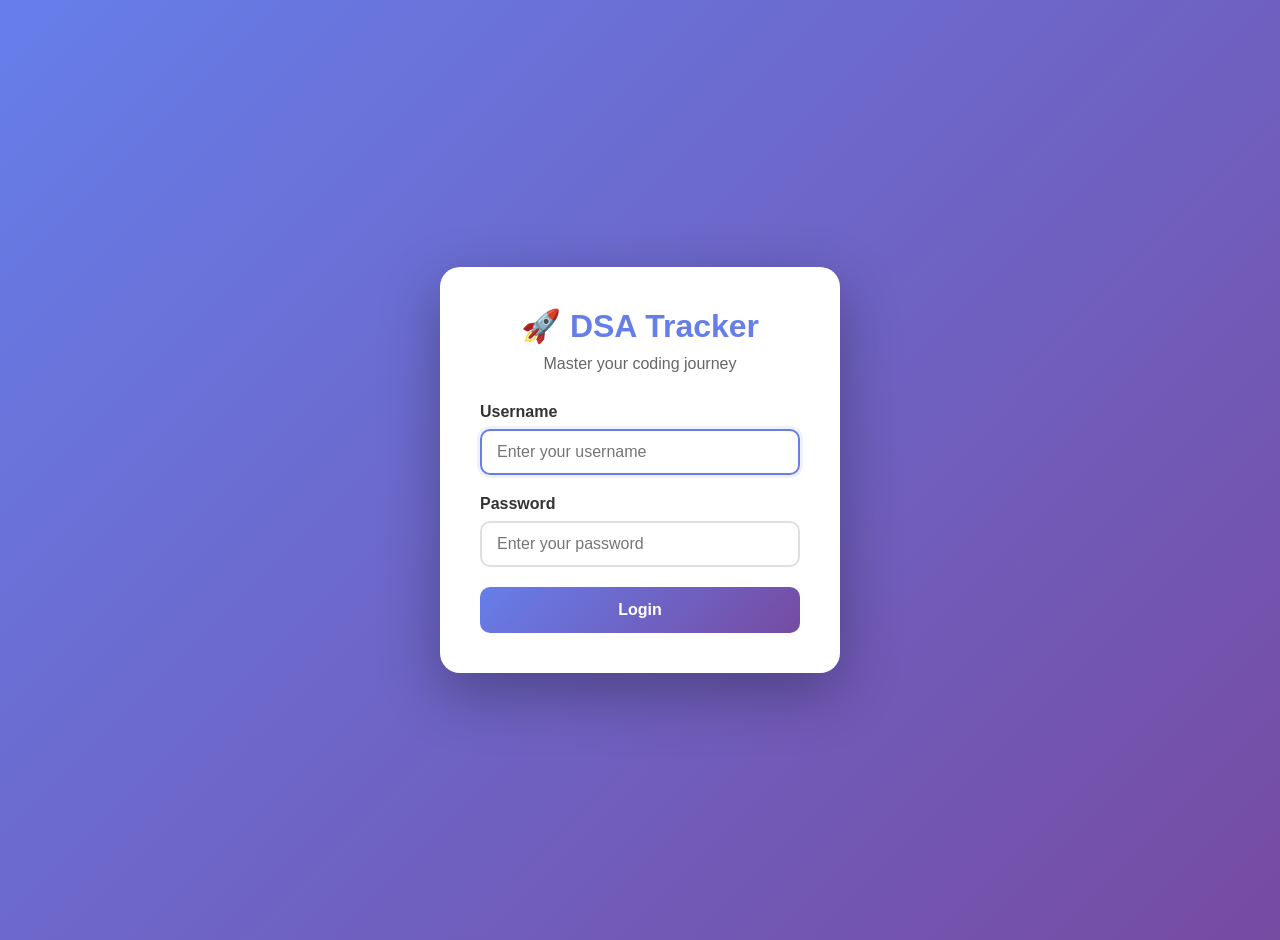
<file: dsatracker.html>
<!DOCTYPE html>
<html lang="en">
<head>
    <meta charset="UTF-8">
    <meta name="viewport" content="width=device-width, initial-scale=1.0">
    <meta name="description" content="Master Data Structures & Algorithms with intelligent spaced repetition, progress tracking, and performance analytics">
    <meta name="keywords" content="DSA, Data Structures, Algorithms, Coding Practice, Interview Prep, LeetCode">
    <meta name="author" content="DSA Tracker">
    <meta name="robots" content="index, follow">
    <link rel="icon" href="data:image/svg+xml,<svg xmlns='http://www.w3.org/2000/svg' viewBox='0 0 100 100'><text y='.9em' font-size='90'>🚀</text></svg>">
    <title>DSA Master Tracker - Smart Learning with Spaced Repetition</title>
    <style>
        * {
            margin: 0;
            padding: 0;
            box-sizing: border-box;
        }

        body {
            font-family: 'Segoe UI', Tahoma, Geneva, Verdana, sans-serif;
            background: linear-gradient(135deg, #667eea 0%, #764ba2 100%);
            min-height: 100vh;
            padding: 20px;
        }

        .container {
            max-width: 1400px;
            margin: 0 auto;
        }

        /* Login Page */
        .login-container {
            display: flex;
            justify-content: center;
            align-items: center;
            min-height: 100vh;
        }

        .login-box {
            background: white;
            padding: 40px;
            border-radius: 20px;
            box-shadow: 0 20px 60px rgba(0,0,0,0.3);
            width: 100%;
            max-width: 400px;
            animation: slideIn 0.5s ease-out;
        }

        @keyframes slideIn {
            from {
                opacity: 0;
                transform: translateY(-30px);
            }
            to {
                opacity: 1;
                transform: translateY(0);
            }
        }

        .login-box h1 {
            text-align: center;
            color: #667eea;
            margin-bottom: 10px;
            font-size: 32px;
        }

        .login-box p {
            text-align: center;
            color: #666;
            margin-bottom: 30px;
        }

        .input-group {
            margin-bottom: 20px;
        }

        .input-group label {
            display: block;
            margin-bottom: 8px;
            color: #333;
            font-weight: 600;
        }

        .input-group input {
            width: 100%;
            padding: 12px 15px;
            border: 2px solid #e0e0e0;
            border-radius: 10px;
            font-size: 16px;
            transition: all 0.3s;
        }

        .input-group input:focus {
            outline: none;
            border-color: #667eea;
            box-shadow: 0 0 0 3px rgba(102, 126, 234, 0.1);
        }

        .btn-primary {
            width: 100%;
            padding: 14px;
            background: linear-gradient(135deg, #667eea 0%, #764ba2 100%);
            color: white;
            border: none;
            border-radius: 10px;
            font-size: 16px;
            font-weight: 600;
            cursor: pointer;
            transition: transform 0.2s;
        }

        .btn-primary:hover {
            transform: translateY(-2px);
            box-shadow: 0 10px 20px rgba(102, 126, 234, 0.3);
        }

        /* Dashboard */
        .dashboard {
            display: none;
        }

        .header {
            background: white;
            padding: 20px 30px;
            border-radius: 15px;
            margin-bottom: 30px;
            display: flex;
            justify-content: space-between;
            align-items: center;
            box-shadow: 0 5px 15px rgba(0,0,0,0.1);
            flex-wrap: wrap;
            gap: 15px;
        }

        .header h1 {
            color: #667eea;
            font-size: 28px;
        }

        .user-info {
            display: flex;
            align-items: center;
            gap: 15px;
        }

        .btn-logout, .btn-export, .btn-import {
            padding: 10px 20px;
            color: white;
            border: none;
            border-radius: 8px;
            cursor: pointer;
            font-weight: 600;
            transition: all 0.3s;
            font-size: 14px;
        }

        .btn-logout {
            background: #ff4757;
        }

        .btn-logout:hover {
            background: #ff3838;
            transform: translateY(-2px);
        }

        .btn-export {
            background: #2ecc71;
        }

        .btn-export:hover {
            background: #27ae60;
            transform: translateY(-2px);
        }

        .btn-import {
            background: #3498db;
            display: inline-block;
        }

        .btn-import:hover {
            background: #2980b9;
            transform: translateY(-2px);
        }

        /* Stats Cards */
        .stats-grid {
            display: grid;
            grid-template-columns: repeat(auto-fit, minmax(200px, 1fr));
            gap: 20px;
            margin-bottom: 30px;
        }

        .stat-card {
            background: white;
            padding: 25px;
            border-radius: 15px;
            box-shadow: 0 5px 15px rgba(0,0,0,0.1);
            text-align: center;
            transition: transform 0.3s;
        }

        .stat-card:hover {
            transform: translateY(-5px);
        }

        .stat-card h3 {
            color: #666;
            font-size: 14px;
            margin-bottom: 10px;
            text-transform: uppercase;
        }

        .stat-card .number {
            font-size: 36px;
            font-weight: bold;
            color: #667eea;
        }
        
        .stat-card small {
            font-size: 12px;
            color: #999;
            display: block;
            margin-top: 5px;
        }

        /* Problem Form */
        .problem-form {
            background: white;
            padding: 30px;
            border-radius: 15px;
            margin-bottom: 30px;
            box-shadow: 0 5px 15px rgba(0,0,0,0.1);
        }

        .problem-form h2 {
            color: #667eea;
            margin-bottom: 20px;
        }

        .form-grid {
            display: grid;
            grid-template-columns: repeat(auto-fit, minmax(250px, 1fr));
            gap: 20px;
            margin-bottom: 20px;
        }

        .form-group {
            display: flex;
            flex-direction: column;
        }

        .form-group label {
            margin-bottom: 8px;
            color: #333;
            font-weight: 600;
        }

        .form-group input,
        .form-group select,
        .form-group textarea {
            padding: 10px 12px;
            border: 2px solid #e0e0e0;
            border-radius: 8px;
            font-size: 14px;
            transition: all 0.3s;
        }

        .form-group textarea {
            resize: vertical;
            min-height: 80px;
            font-family: inherit;
        }

        .form-group input:focus,
        .form-group select:focus,
        .form-group textarea:focus {
            outline: none;
            border-color: #667eea;
            box-shadow: 0 0 0 3px rgba(102, 126, 234, 0.1);
        }

        .checkbox-group {
            display: flex;
            align-items: center;
            gap: 10px;
        }

        .checkbox-group input[type="checkbox"] {
            width: 20px;
            height: 20px;
            cursor: pointer;
        }

        .form-actions {
            display: flex;
            gap: 15px;
            margin-top: 20px;
        }

        .btn-add {
            flex: 1;
            padding: 12px;
            background: #667eea;
            color: white;
            border: none;
            border-radius: 8px;
            cursor: pointer;
            font-weight: 600;
            transition: all 0.3s;
        }

        .btn-add:hover {
            background: #5568d3;
        }

        .btn-cancel {
            flex: 1;
            padding: 12px;
            background: #95a5a6;
            color: white;
            border: none;
            border-radius: 8px;
            cursor: pointer;
            font-weight: 600;
            transition: all 0.3s;
        }

        .btn-cancel:hover {
            background: #7f8c8d;
        }

        /* Filters */
        .filters {
            background: white;
            padding: 20px;
            border-radius: 15px;
            margin-bottom: 30px;
            box-shadow: 0 5px 15px rgba(0,0,0,0.1);
        }

        .filters h3 {
            color: #667eea;
            margin-bottom: 15px;
            display: flex;
            justify-content: space-between;
            align-items: center;
        }

        .btn-clear-filters {
            padding: 6px 12px;
            background: #95a5a6;
            color: white;
            border: none;
            border-radius: 5px;
            cursor: pointer;
            font-size: 12px;
            font-weight: 600;
        }

        .btn-clear-filters:hover {
            background: #7f8c8d;
        }

        .filter-grid {
            display: grid;
            grid-template-columns: repeat(auto-fit, minmax(200px, 1fr));
            gap: 15px;
        }

        /* Problems Table */
        .problems-container {
            background: white;
            padding: 30px;
            border-radius: 15px;
            box-shadow: 0 5px 15px rgba(0,0,0,0.1);
            overflow-x: auto;
        }

        .problems-container h2 {
            color: #667eea;
            margin-bottom: 20px;
        }

        table {
            width: 100%;
            border-collapse: collapse;
            min-width: 800px;
        }

        thead {
            background: #f8f9fa;
        }

        th {
            padding: 15px;
            text-align: left;
            font-weight: 600;
            color: #333;
            border-bottom: 2px solid #e0e0e0;
        }

        td {
            padding: 15px;
            border-bottom: 1px solid #f0f0f0;
        }

        tbody tr {
            transition: background 0.2s;
        }

        tbody tr:hover {
            background: #f8f9fa;
        }

        .difficulty-badge {
            padding: 5px 12px;
            border-radius: 20px;
            font-size: 12px;
            font-weight: 600;
            display: inline-block;
        }

        .difficulty-easy {
            background: #d4edda;
            color: #155724;
        }

        .difficulty-medium {
            background: #fff3cd;
            color: #856404;
        }

        .difficulty-hard {
            background: #f8d7da;
            color: #721c24;
        }

        .status-solved {
            color: #28a745;
            font-weight: 600;
        }

        .status-pending {
            color: #ffc107;
            font-weight: 600;
        }

        .revision-needed {
            color: #dc3545;
            font-weight: 600;
        }

        .actions {
            display: flex;
            gap: 10px;
        }

        .btn-edit,
        .btn-delete {
            padding: 6px 12px;
            border: none;
            border-radius: 5px;
            cursor: pointer;
            font-size: 12px;
            font-weight: 600;
            transition: all 0.3s;
        }

        .btn-edit {
            background: #17a2b8;
            color: white;
        }

        .btn-edit:hover {
            background: #138496;
        }

        .btn-delete {
            background: #dc3545;
            color: white;
        }

        .btn-delete:hover {
            background: #c82333;
        }

        .link-btn {
            color: #667eea;
            text-decoration: none;
            font-weight: 600;
            transition: color 0.3s;
        }

        .link-btn:hover {
            color: #5568d3;
            text-decoration: underline;
        }

        .empty-state {
            text-align: center;
            padding: 60px 20px;
            color: #999;
        }

        .empty-state h3 {
            font-size: 24px;
            margin-bottom: 10px;
        }

        /* Responsive */
        @media (max-width: 768px) {
            .header h1 {
                font-size: 22px;
            }

            .stats-grid {
                grid-template-columns: repeat(2, 1fr);
            }

            .form-grid {
                grid-template-columns: 1fr;
            }

            .form-actions {
                flex-direction: column;
            }

            .filter-grid {
                grid-template-columns: 1fr;
            }

            .problems-container {
                padding: 15px;
            }

            table {
                font-size: 14px;
            }

            th, td {
                padding: 10px;
            }
        }

        @media (max-width: 480px) {
            .stats-grid {
                grid-template-columns: 1fr;
            }

            .stat-card .number {
                font-size: 28px;
            }
        }
        
        /* Notifications */
        .notification {
            position: fixed;
            top: 20px;
            right: 20px;
            padding: 15px 20px;
            border-radius: 8px;
            color: white;
            font-weight: 600;
            z-index: 1000;
            transform: translateX(400px);
            transition: transform 0.3s ease;
            box-shadow: 0 5px 15px rgba(0,0,0,0.2);
        }
        
        .notification.show {
            transform: translateX(0);
        }
        
        .notification-success {
            background: #2ecc71;
        }
        
        .notification-error {
            background: #e74c3c;
        }
        
        .notification-info {
            background: #3498db;
        }
        
        /* Review Section */
        .review-section {
            background: white;
            padding: 30px;
            border-radius: 15px;
            margin-bottom: 30px;
            box-shadow: 0 5px 15px rgba(0,0,0,0.1);
        }
        
        .review-section h2 {
            color: #e74c3c;
            margin-bottom: 20px;
        }
        
        .review-grid {
            display: grid;
            grid-template-columns: repeat(auto-fill, minmax(300px, 1fr));
            gap: 15px;
        }
        
        .review-card {
            background: #fff5f5;
            border: 2px solid #e74c3c;
            border-radius: 10px;
            padding: 15px;
            transition: transform 0.2s;
        }
        
        .review-card:hover {
            transform: translateY(-2px);
        }
        
        .review-card h4 {
            color: #e74c3c;
            margin-bottom: 8px;
        }
        
        .review-info {
            font-size: 12px;
            color: #666;
            margin-bottom: 10px;
        }
        
        .btn-review {
            background: #e74c3c;
            color: white;
            border: none;
            padding: 8px 16px;
            border-radius: 5px;
            cursor: pointer;
            font-size: 12px;
            font-weight: 600;
        }
        
        .btn-review:hover {
            background: #c0392b;
        }
        
        /* Analytics Section */
        .analytics-section {
            background: white;
            padding: 30px;
            border-radius: 15px;
            margin-bottom: 30px;
            box-shadow: 0 5px 15px rgba(0,0,0,0.1);
        }
        
        .analytics-section h2 {
            color: #667eea;
            margin-bottom: 20px;
        }
        
        .analytics-grid {
            display: grid;
            grid-template-columns: repeat(auto-fit, minmax(300px, 1fr));
            gap: 20px;
        }
        
        .chart-container {
            background: #f8f9fa;
            padding: 20px;
            border-radius: 10px;
            border: 1px solid #e0e0e0;
        }
        
        .chart-container h3 {
            color: #333;
            margin-bottom: 15px;
            font-size: 16px;
        }
        
        .topic-stats, .difficulty-stats, .weak-areas {
            display: flex;
            flex-direction: column;
            gap: 10px;
        }
        
        .stat-bar {
            display: flex;
            justify-content: space-between;
            align-items: center;
            padding: 8px 12px;
            background: white;
            border-radius: 5px;
            border-left: 4px solid #667eea;
        }
        
        .stat-bar.weak {
            border-left-color: #e74c3c;
            background: #fff5f5;
        }
        
        .stat-bar.good {
            border-left-color: #27ae60;
            background: #f0fff4;
        }
        
        .progress-bar {
            width: 100px;
            height: 6px;
            background: #e0e0e0;
            border-radius: 3px;
            overflow: hidden;
        }
        
        .progress-fill {
            height: 100%;
            background: #667eea;
            transition: width 0.3s;
        }
        
        .progress-fill.weak {
            background: #e74c3c;
        }
        
        .progress-fill.good {
            background: #27ae60;
        }
    </style>
</head>
<body>
    <!-- Login Page -->
    <div id="loginPage" class="login-container">
        <div class="login-box">
            <h1>🚀 DSA Tracker</h1>
            <p>Master your coding journey</p>
            <form id="loginForm">
                <div class="input-group">
                    <label for="username">Username</label>
                    <input type="text" id="username" placeholder="Enter your username" required>
                </div>
                <div class="input-group">
                    <label for="password">Password</label>
                    <input type="password" id="password" placeholder="Enter your password" required>
                </div>
                <button type="submit" class="btn-primary">Login</button>
            </form>
        </div>
    </div>

    <!-- Dashboard -->
    <div id="dashboard" class="dashboard container">
        <!-- Header -->
        <div class="header">
            <h1>🎯 DSA Master Tracker</h1>
            <div class="user-info">
                <span>Welcome, <strong id="displayUsername"></strong></span>
                <button class="btn-export" onclick="exportData()" title="Export your data">📥 Export</button>
                <label class="btn-import" title="Import data">
                    📤 Import
                    <input type="file" accept=".json" onchange="importData(event)" style="display: none;">
                </label>
                <button class="btn-logout" onclick="logout()">Logout</button>
            </div>
        </div>

        <!-- Stats -->
        <div class="stats-grid">
            <div class="stat-card">
                <h3>Total Problems</h3>
                <div class="number" id="totalProblems">0</div>
            </div>
            <div class="stat-card">
                <h3>Solved</h3>
                <div class="number" id="solvedProblems">0</div>
            </div>
            <div class="stat-card">
                <h3>Due for Review</h3>
                <div class="number" id="dueForReview">0</div>
            </div>
            <div class="stat-card">
                <h3>Daily Streak</h3>
                <div class="number" id="dailyStreak">0</div>
            </div>
            <div class="stat-card">
                <h3>Avg Solve Time</h3>
                <div class="number" id="avgSolveTime">0</div>
                <small>minutes</small>
            </div>
            <div class="stat-card">
                <h3>Success Rate</h3>
                <div class="number" id="successRate">0</div>
                <small>%</small>
            </div>
        </div>

        <!-- Due for Review Section -->
        <div id="reviewSection" class="review-section" style="display: none;">
            <h2>🔄 Due for Review Today</h2>
            <div id="reviewProblems" class="review-grid"></div>
        </div>

        <!-- Analytics Dashboard -->
        <div class="analytics-section">
            <h2>📊 Analytics Dashboard</h2>
            <div class="analytics-grid">
                <div class="chart-container">
                    <h3>Progress This Week</h3>
                    <canvas id="weeklyChart" width="400" height="200"></canvas>
                </div>
                <div class="chart-container">
                    <h3>Topic Performance</h3>
                    <div id="topicStats" class="topic-stats"></div>
                </div>
                <div class="chart-container">
                    <h3>Difficulty Breakdown</h3>
                    <div id="difficultyStats" class="difficulty-stats"></div>
                </div>
                <div class="chart-container">
                    <h3>Weak Areas</h3>
                    <div id="weakAreas" class="weak-areas"></div>
                </div>
            </div>
        </div>

        <!-- Problem Form -->
        <div class="problem-form">
            <h2 id="formTitle">➕ Add New Problem</h2>
            <form id="problemForm">
                <div class="form-grid">
                    <div class="form-group">
                        <label for="problemName">Problem Name *</label>
                        <input type="text" id="problemName" required>
                    </div>
                    <div class="form-group">
                        <label for="pattern">Pattern *</label>
                        <input type="text" id="pattern" placeholder="e.g., Two Pointers, Sliding Window" required>
                    </div>
                    <div class="form-group">
                        <label for="topic">Topic *</label>
                        <select id="topic" required>
                            <option value="">Select Topic</option>
                            <option value="Arrays">Arrays</option>
                            <option value="Hashing">Hashing</option>
                            <option value="Two Pointers">Two Pointers</option>
                            <option value="Sliding Window">Sliding Window</option>
                            <option value="Strings">Strings</option>
                            <option value="Stack">Stack</option>
                            <option value="Queue">Queue</option>
                            <option value="Linked List">Linked List</option>
                            <option value="Binary Search">Binary Search</option>
                            <option value="Trees">Trees</option>
                            <option value="Graphs">Graphs</option>
                            <option value="Dynamic Programming">Dynamic Programming</option>
                            <option value="Backtracking">Backtracking</option>
                            <option value="Heaps">Heaps</option>
                            <option value="Trie">Trie</option>
                            <option value="Greedy">Greedy</option>
                        </select>
                    </div>
                    <div class="form-group">
                        <label for="difficulty">Difficulty *</label>
                        <select id="difficulty" required>
                            <option value="">Select Difficulty</option>
                            <option value="Easy">Easy</option>
                            <option value="Medium">Medium</option>
                            <option value="Hard">Hard</option>
                        </select>
                    </div>
                    <div class="form-group">
                        <label for="link">Problem Link</label>
                        <input type="url" id="link" placeholder="https://leetcode.com/problems/...">
                    </div>
                    <div class="form-group">
                        <label for="timeTaken">Time Taken (minutes)</label>
                        <input type="number" id="timeTaken" min="0" placeholder="e.g., 30">
                    </div>
                </div>
                <div class="form-group">
                    <label for="notes">Notes</label>
                    <textarea id="notes" placeholder="Key insights, approach, mistakes made..."></textarea>
                </div>
                <div class="form-grid">
                    <div class="checkbox-group">
                        <input type="checkbox" id="solvedAlone">
                        <label for="solvedAlone">Solved without hints</label>
                    </div>
                    <div class="checkbox-group">
                        <input type="checkbox" id="needRevision">
                        <label for="needRevision">Need revision</label>
                    </div>
                    <div class="form-group">
                        <label for="confidence">Confidence Level</label>
                        <select id="confidence">
                            <option value="1">1 - Need to learn</option>
                            <option value="2">2 - Somewhat familiar</option>
                            <option value="3" selected>3 - Comfortable</option>
                            <option value="4">4 - Very confident</option>
                            <option value="5">5 - Expert level</option>
                        </select>
                    </div>
                </div>
                <div class="form-actions">
                    <button type="submit" class="btn-add">Add Problem</button>
                    <button type="button" class="btn-cancel" onclick="resetForm()">Cancel</button>
                </div>
            </form>
        </div>

        <!-- Filters -->
        <div class="filters">
            <h3>
                🔍 Filter & Search
                <button class="btn-clear-filters" onclick="clearFilters()">Clear All</button>
            </h3>
            <div class="filter-grid">
                <div class="form-group">
                    <label for="filterTopic">Filter by Topic</label>
                    <select id="filterTopic" onchange="filterProblems()">
                        <option value="">All Topics</option>
                        <option value="Arrays">Arrays</option>
                        <option value="Hashing">Hashing</option>
                        <option value="Two Pointers">Two Pointers</option>
                        <option value="Sliding Window">Sliding Window</option>
                        <option value="Strings">Strings</option>
                        <option value="Stack">Stack</option>
                        <option value="Queue">Queue</option>
                        <option value="Linked List">Linked List</option>
                        <option value="Binary Search">Binary Search</option>
                        <option value="Trees">Trees</option>
                        <option value="Graphs">Graphs</option>
                        <option value="Dynamic Programming">Dynamic Programming</option>
                        <option value="Backtracking">Backtracking</option>
                        <option value="Heaps">Heaps</option>
                        <option value="Trie">Trie</option>
                        <option value="Greedy">Greedy</option>
                    </select>
                </div>
                <div class="form-group">
                    <label for="filterDifficulty">Filter by Difficulty</label>
                    <select id="filterDifficulty" onchange="filterProblems()">
                        <option value="">All Difficulties</option>
                        <option value="Easy">Easy</option>
                        <option value="Medium">Medium</option>
                        <option value="Hard">Hard</option>
                    </select>
                </div>
                <div class="form-group">
                    <label for="filterStatus">Filter by Status</label>
                    <select id="filterStatus" onchange="filterProblems()">
                        <option value="">All Status</option>
                        <option value="solved">Solved</option>
                        <option value="pending">Pending</option>
                        <option value="revision">Need Revision</option>
                    </select>
                </div>
                <div class="form-group">
                    <label for="searchProblem">Search Problem</label>
                    <input type="text" id="searchProblem" placeholder="Search by name or pattern" oninput="filterProblems()">
                </div>
            </div>
        </div>

        <!-- Problems Table -->
        <div class="problems-container">
            <h2>📝 Your Problem List</h2>
            <div id="tableContainer">
                <table>
                    <thead>
                        <tr>
                            <th>Problem</th>
                            <th>Pattern</th>
                            <th>Topic</th>
                            <th>Difficulty</th>
                            <th>Status</th>
                            <th>Time</th>
                            <th>Notes</th>
                            <th>Actions</th>
                        </tr>
                    </thead>
                    <tbody id="problemsTable">
                        <tr>
                            <td colspan="8" class="empty-state">
                                <h3>No problems added yet</h3>
                                <p>Start adding problems to track your progress!</p>
                            </td>
                        </tr>
                    </tbody>
                </table>
            </div>
        </div>
    </div>

    <script>
        let problems = [];
        let editingId = null;
        let currentUser = '';
        let userStats = {};
        
        // Spaced repetition intervals in days
        const REVIEW_INTERVALS = [1, 3, 7, 14, 30];

        // Login
        document.getElementById('loginForm').addEventListener('submit', function(e) {
            e.preventDefault();
            const username = document.getElementById('username').value;
            const password = document.getElementById('password').value;

            if (username && password) {
                currentUser = username;
                document.getElementById('displayUsername').textContent = username;
                document.getElementById('loginPage').style.display = 'none';
                document.getElementById('dashboard').style.display = 'block';
                loadProblems();
            }
        });

        // Logout
        function logout() {
            document.getElementById('loginPage').style.display = 'flex';
            document.getElementById('dashboard').style.display = 'none';
            document.getElementById('loginForm').reset();
            currentUser = '';
            problems = [];
            editingId = null;
        }

        // Load problems from memory
        function loadProblems() {
            try {
                problems = JSON.parse(localStorage.getItem('dsaProblems_' + currentUser) || '[]');
                userStats = JSON.parse(localStorage.getItem('dsaStats_' + currentUser) || '{}');
                initializeUserStats();
                updateSpacedRepetition();
                renderProblems();
                updateStats();
                renderAnalytics();
                checkDailyStreak();
            } catch (error) {
                console.error('Error loading data:', error);
                problems = [];
                userStats = {};
                initializeUserStats();
                showNotification('Error loading data. Starting fresh.', 'error');
            }
        }

        // Save problems to memory
        function saveProblems() {
            try {
                localStorage.setItem('dsaProblems_' + currentUser, JSON.stringify(problems));
                localStorage.setItem('dsaStats_' + currentUser, JSON.stringify(userStats));
            } catch (error) {
                console.error('Error saving data:', error);
                showNotification('Error saving data. Please try again.', 'error');
            }
        }

        // Add/Edit Problem
        document.getElementById('problemForm').addEventListener('submit', function(e) {
            e.preventDefault();

            // Validate required fields
            const name = document.getElementById('problemName').value.trim();
            const pattern = document.getElementById('pattern').value.trim();
            const topic = document.getElementById('topic').value;
            const difficulty = document.getElementById('difficulty').value;
            
            if (!name || !pattern || !topic || !difficulty) {
                showNotification('Please fill in all required fields!', 'error');
                return;
            }
            
            // Check for duplicate problems
            const isDuplicate = problems.some(p => 
                p.id !== editingId && 
                p.name.toLowerCase() === name.toLowerCase() && 
                p.topic === topic
            );
            
            if (isDuplicate) {
                showNotification('Problem with this name already exists in this topic!', 'error');
                return;
            }
            
            const confidence = parseInt(document.getElementById('confidence').value);
            const timeTaken = parseInt(document.getElementById('timeTaken').value) || 0;
            
            const problem = {
                id: editingId || Date.now(),
                name: name,
                pattern: pattern,
                topic: topic,
                difficulty: difficulty,
                link: document.getElementById('link').value.trim(),
                timeTaken: timeTaken,
                notes: document.getElementById('notes').value.trim(),
                solvedAlone: document.getElementById('solvedAlone').checked,
                needRevision: document.getElementById('needRevision').checked,
                confidence: confidence,
                date: editingId ? problems.find(p => p.id === editingId).date : new Date().toLocaleDateString(),
                lastReviewed: new Date().toISOString(),
                reviewCount: editingId ? problems.find(p => p.id === editingId).reviewCount || 0 : 0,
                nextReview: calculateNextReview(confidence, 0)
            };
            
            // Update daily stats
            updateDailyStats(problem, editingId);

            if (editingId) {
                const index = problems.findIndex(p => p.id === editingId);
                problems[index] = problem;
                editingId = null;
                document.getElementById('formTitle').textContent = '➕ Add New Problem';
                document.querySelector('.btn-add').textContent = 'Add Problem';
            } else {
                problems.unshift(problem);
            }

            saveProblems();
            renderProblems();
            updateStats();
            resetForm();
            
            // Show success message and update analytics
            const message = editingId ? 'Problem updated successfully!' : 'Problem added successfully!';
            showNotification(message, 'success');
            renderAnalytics();
        });

        // Reset Form
        function resetForm() {
            document.getElementById('problemForm').reset();
            document.getElementById('confidence').value = '3';
            editingId = null;
            document.getElementById('formTitle').textContent = '➕ Add New Problem';
            document.querySelector('.btn-add').textContent = 'Add Problem';
        }
        
        // Check if problem is due for review
        function isDueForReview(problem) {
            if (!problem.nextReview || !problem.solvedAlone) return false;
            const today = new Date();
            const reviewDate = new Date(problem.nextReview);
            return reviewDate <= today;
        }

        // Edit Problem
        function editProblem(id) {
            const problem = problems.find(p => p.id === id);
            if (problem) {
                editingId = id;
                document.getElementById('problemName').value = problem.name;
                document.getElementById('pattern').value = problem.pattern;
                document.getElementById('topic').value = problem.topic;
                document.getElementById('difficulty').value = problem.difficulty;
                document.getElementById('link').value = problem.link;
                document.getElementById('timeTaken').value = problem.timeTaken;
                document.getElementById('notes').value = problem.notes;
                document.getElementById('solvedAlone').checked = problem.solvedAlone;
                document.getElementById('needRevision').checked = problem.needRevision;
                document.getElementById('confidence').value = problem.confidence || 3;
                document.getElementById('formTitle').textContent = '✏️ Edit Problem';
                document.querySelector('.btn-add').textContent = 'Update Problem';
                window.scrollTo({ top: 0, behavior: 'smooth' });
            }
        }

        // Delete Problem
        function deleteProblem(id) {
            if (confirm('Are you sure you want to delete this problem?')) {
                const problemName = problems.find(p => p.id === id)?.name || 'Problem';
                problems = problems.filter(p => p.id !== id);
                saveProblems();
                renderProblems();
                updateStats();
                showNotification(`"${problemName}" deleted successfully!`, 'info');
            }
        }

        // Update Stats
        function updateStats() {
            const total = problems.length;
            const solved = problems.filter(p => p.solvedAlone).length;
            const dueForReview = getDueForReviewProblems().length;
            const avgTime = calculateAverageTime();
            const successRate = total > 0 ? Math.round((solved / total) * 100) : 0;
            const streak = userStats.currentStreak || 0;

            document.getElementById('totalProblems').textContent = total;
            document.getElementById('solvedProblems').textContent = solved;
            document.getElementById('dueForReview').textContent = dueForReview;
            document.getElementById('dailyStreak').textContent = streak;
            document.getElementById('avgSolveTime').textContent = avgTime;
            document.getElementById('successRate').textContent = successRate;
            
            // Show/hide review section
            const reviewSection = document.getElementById('reviewSection');
            if (dueForReview > 0) {
                reviewSection.style.display = 'block';
                renderReviewProblems();
            } else {
                reviewSection.style.display = 'none';
            }
        }

        // Render Problems
        function renderProblems() {
            const tbody = document.getElementById('problemsTable');
            
            if (problems.length === 0) {
                tbody.innerHTML = `
                    <tr>
                        <td colspan="8" class="empty-state">
                            <h3>No problems added yet</h3>
                            <p>Start adding problems to track your progress!</p>
                        </td>
                    </tr>
                `;
                return;
            }

            tbody.innerHTML = problems.map(p => `
                <tr>
                    <td>
                        ${p.link ? `<a href="${p.link}" target="_blank" class="link-btn" rel="noopener">${escapeHtml(p.name)}</a>` : escapeHtml(p.name)}
                    </td>
                    <td>${escapeHtml(p.pattern)}</td>
                    <td>${escapeHtml(p.topic)}</td>
                    <td><span class="difficulty-badge difficulty-${p.difficulty.toLowerCase()}">${p.difficulty}</span></td>
                    <td>
                        ${p.solvedAlone ? '<span class="status-solved">✓ Solved</span>' : '<span class="status-pending">⏳ Pending</span>'}
                        ${p.needRevision ? '<br><span class="revision-needed">🔄 Revision</span>' : ''}
                        ${isDueForReview(p) ? '<br><span class="revision-needed">⏰ Due Review</span>' : ''}
                    </td>
                    <td>${p.timeTaken ? p.timeTaken + ' min' : '-'}</td>
                    <td>${p.notes ? escapeHtml(p.notes.substring(0, 50)) + (p.notes.length > 50 ? '...' : '') : '-'}</td>
                    <td class="actions">
                        <button class="btn-edit" onclick="editProblem(${p.id})">Edit</button>
                        <button class="btn-delete" onclick="deleteProblem(${p.id})">Delete</button>
                    </td>
                </tr>
            `).join('');
        }

        // Filter Problems
        function filterProblems() {
            const topic = document.getElementById('filterTopic').value.toLowerCase();
            const difficulty = document.getElementById('filterDifficulty').value.toLowerCase();
            const status = document.getElementById('filterStatus').value;
            const search = document.getElementById('searchProblem').value.toLowerCase();

            const filtered = problems.filter(p => {
                const matchTopic = !topic || p.topic.toLowerCase() === topic;
                const matchDifficulty = !difficulty || p.difficulty.toLowerCase() === difficulty;
                const matchStatus = !status || 
                    (status === 'solved' && p.solvedAlone) ||
                    (status === 'pending' && !p.solvedAlone) ||
                    (status === 'revision' && p.needRevision);
                const matchSearch = !search || 
                    p.name.toLowerCase().includes(search) ||
                    p.pattern.toLowerCase().includes(search);

                return matchTopic && matchDifficulty && matchStatus && matchSearch;
            });

            const tbody = document.getElementById('problemsTable');
            
            if (filtered.length === 0) {
                tbody.innerHTML = `
                    <tr>
                        <td colspan="8" class="empty-state">
                            <h3>No problems found</h3>
                            <p>Try adjusting your filters</p>
                        </td>
                    </tr>
                `;
                return;
            }

            tbody.innerHTML = filtered.map(p => `
                <tr>
                    <td>
                        ${p.link ? `<a href="${p.link}" target="_blank" class="link-btn" rel="noopener">${escapeHtml(p.name)}</a>` : escapeHtml(p.name)}
                    </td>
                    <td>${escapeHtml(p.pattern)}</td>
                    <td>${escapeHtml(p.topic)}</td>
                    <td><span class="difficulty-badge difficulty-${p.difficulty.toLowerCase()}">${p.difficulty}</span></td>
                    <td>
                        ${p.solvedAlone ? '<span class="status-solved">✓ Solved</span>' : '<span class="status-pending">⏳ Pending</span>'}
                        ${p.needRevision ? '<br><span class="revision-needed">🔄 Revision</span>' : ''}
                        ${isDueForReview(p) ? '<br><span class="revision-needed">⏰ Due Review</span>' : ''}
                    </td>
                    <td>${p.timeTaken ? p.timeTaken + ' min' : '-'}</td>
                    <td>${p.notes ? escapeHtml(p.notes.substring(0, 50)) + (p.notes.length > 50 ? '...' : '') : '-'}</td>
                    <td class="actions">
                        <button class="btn-edit" onclick="editProblem(${p.id})">Edit</button>
                        <button class="btn-delete" onclick="deleteProblem(${p.id})">Delete</button>
                    </td>
                </tr>
            `).join('');
        }

        // Clear all filters
        function clearFilters() {
            document.getElementById('filterTopic').value = '';
            document.getElementById('filterDifficulty').value = '';
            document.getElementById('filterStatus').value = '';
            document.getElementById('searchProblem').value = '';
            renderProblems();
        }

        // Export data
        function exportData() {
            const data = {
                user: currentUser,
                problems: problems,
                exportDate: new Date().toISOString()
            };
            const blob = new Blob([JSON.stringify(data, null, 2)], { type: 'application/json' });
            const url = URL.createObjectURL(blob);
            const a = document.createElement('a');
            a.href = url;
            a.download = `dsa-tracker-${currentUser}-${new Date().toISOString().split('T')[0]}.json`;
            a.click();
            URL.revokeObjectURL(url);
        }

        // Import data
        function importData(event) {
            const file = event.target.files[0];
            if (!file) return;

            const reader = new FileReader();
            reader.onload = function(e) {
                try {
                    const data = JSON.parse(e.target.result);
                    if (data.problems && Array.isArray(data.problems)) {
                        if (confirm('This will replace all your current data. Continue?')) {
                            problems = data.problems;
                            saveProblems();
                            renderProblems();
                            updateStats();
                            showNotification('Data imported successfully!', 'success');
                        }
                    } else {
                        showNotification('Invalid file format!', 'error');
                    }
                } catch (error) {
                    showNotification('Error reading file!', 'error');
                }
            };
            reader.readAsText(file);
        }

        // Escape HTML to prevent XSS
        function escapeHtml(text) {
            const div = document.createElement('div');
            div.textContent = text;
            return div.innerHTML;
        }
        
        // Show notification
        function showNotification(message, type = 'info') {
            const notification = document.createElement('div');
            notification.className = `notification notification-${type}`;
            notification.textContent = message;
            
            document.body.appendChild(notification);
            
            // Trigger animation
            setTimeout(() => notification.classList.add('show'), 100);
            
            // Remove after 3 seconds
            setTimeout(() => {
                notification.classList.remove('show');
                setTimeout(() => document.body.removeChild(notification), 300);
            }, 3000);
        }

        // Initialize user stats
        function initializeUserStats() {
            if (!userStats.dailyStats) userStats.dailyStats = {};
            if (!userStats.currentStreak) userStats.currentStreak = 0;
            if (!userStats.longestStreak) userStats.longestStreak = 0;
            if (!userStats.lastActiveDate) userStats.lastActiveDate = null;
        }
        
        // Calculate next review date
        function calculateNextReview(confidence, reviewCount) {
            const baseInterval = REVIEW_INTERVALS[Math.min(reviewCount, REVIEW_INTERVALS.length - 1)];
            const confidenceMultiplier = confidence / 3; // 1-5 scale normalized
            const interval = Math.round(baseInterval * confidenceMultiplier);
            
            const nextReview = new Date();
            nextReview.setDate(nextReview.getDate() + interval);
            return nextReview.toISOString();
        }
        
        // Update spaced repetition
        function updateSpacedRepetition() {
            const today = new Date().toISOString().split('T')[0];
            problems.forEach(problem => {
                if (!problem.nextReview) {
                    problem.nextReview = calculateNextReview(problem.confidence || 3, 0);
                }
            });
        }
        
        // Get problems due for review
        function getDueForReviewProblems() {
            const today = new Date();
            return problems.filter(p => {
                if (!p.nextReview || !p.solvedAlone) return false;
                const reviewDate = new Date(p.nextReview);
                return reviewDate <= today;
            });
        }
        
        // Render review problems
        function renderReviewProblems() {
            const dueProblems = getDueForReviewProblems();
            const container = document.getElementById('reviewProblems');
            
            container.innerHTML = dueProblems.map(p => `
                <div class="review-card">
                    <h4>${escapeHtml(p.name)}</h4>
                    <div class="review-info">
                        <span>${p.topic} • ${p.difficulty}</span><br>
                        <span>Last reviewed: ${new Date(p.lastReviewed).toLocaleDateString()}</span>
                    </div>
                    <button class="btn-review" onclick="markAsReviewed(${p.id})">Mark as Reviewed</button>
                </div>
            `).join('');
        }
        
        // Mark problem as reviewed
        function markAsReviewed(id) {
            const problem = problems.find(p => p.id === id);
            if (problem) {
                problem.reviewCount = (problem.reviewCount || 0) + 1;
                problem.lastReviewed = new Date().toISOString();
                problem.nextReview = calculateNextReview(problem.confidence || 3, problem.reviewCount);
                
                saveProblems();
                updateStats();
                showNotification(`"${problem.name}" scheduled for next review!`, 'success');
            }
        }
        
        // Update daily stats
        function updateDailyStats(problem, isEdit) {
            const today = new Date().toISOString().split('T')[0];
            
            if (!userStats.dailyStats[today]) {
                userStats.dailyStats[today] = {
                    problemsSolved: 0,
                    timeSpent: 0,
                    topics: {},
                    difficulties: { Easy: 0, Medium: 0, Hard: 0 }
                };
            }
            
            const todayStats = userStats.dailyStats[today];
            
            if (!isEdit && problem.solvedAlone) {
                todayStats.problemsSolved++;
                todayStats.timeSpent += problem.timeTaken || 0;
                todayStats.topics[problem.topic] = (todayStats.topics[problem.topic] || 0) + 1;
                todayStats.difficulties[problem.difficulty]++;
            }
        }
        
        // Check and update daily streak
        function checkDailyStreak() {
            const today = new Date().toISOString().split('T')[0];
            const yesterday = new Date();
            yesterday.setDate(yesterday.getDate() - 1);
            const yesterdayStr = yesterday.toISOString().split('T')[0];
            
            const todayStats = userStats.dailyStats[today];
            const hasActivityToday = todayStats && todayStats.problemsSolved > 0;
            
            if (hasActivityToday) {
                if (userStats.lastActiveDate === yesterdayStr) {
                    userStats.currentStreak++;
                } else if (userStats.lastActiveDate !== today) {
                    userStats.currentStreak = 1;
                }
                userStats.lastActiveDate = today;
                userStats.longestStreak = Math.max(userStats.longestStreak, userStats.currentStreak);
            } else if (userStats.lastActiveDate && userStats.lastActiveDate < yesterdayStr) {
                userStats.currentStreak = 0;
            }
        }
        
        // Calculate average solve time
        function calculateAverageTime() {
            const solvedProblems = problems.filter(p => p.solvedAlone && p.timeTaken > 0);
            if (solvedProblems.length === 0) return 0;
            
            const totalTime = solvedProblems.reduce((sum, p) => sum + p.timeTaken, 0);
            return Math.round(totalTime / solvedProblems.length);
        }
        
        // Render analytics (debounced for performance)
        let analyticsTimeout;
        function renderAnalytics() {
            clearTimeout(analyticsTimeout);
            analyticsTimeout = setTimeout(() => {
                renderTopicStats();
                renderDifficultyStats();
                renderWeakAreas();
                renderWeeklyChart();
            }, 100);
        }
        
        // Render topic statistics
        function renderTopicStats() {
            const topicData = {};
            const topicTimes = {};
            
            problems.forEach(p => {
                if (!topicData[p.topic]) {
                    topicData[p.topic] = { total: 0, solved: 0 };
                    topicTimes[p.topic] = [];
                }
                topicData[p.topic].total++;
                if (p.solvedAlone) {
                    topicData[p.topic].solved++;
                    if (p.timeTaken > 0) topicTimes[p.topic].push(p.timeTaken);
                }
            });
            
            const container = document.getElementById('topicStats');
            container.innerHTML = Object.entries(topicData)
                .sort((a, b) => b[1].total - a[1].total)
                .slice(0, 8)
                .map(([topic, data]) => {
                    const rate = data.total > 0 ? (data.solved / data.total) * 100 : 0;
                    const avgTime = topicTimes[topic].length > 0 ? 
                        Math.round(topicTimes[topic].reduce((a, b) => a + b, 0) / topicTimes[topic].length) : 0;
                    
                    return `
                        <div class="stat-bar ${rate >= 70 ? 'good' : rate >= 40 ? '' : 'weak'}">
                            <div>
                                <strong>${topic}</strong><br>
                                <small>${data.solved}/${data.total} solved • ${avgTime}min avg</small>
                            </div>
                            <div class="progress-bar">
                                <div class="progress-fill ${rate >= 70 ? 'good' : rate >= 40 ? '' : 'weak'}" 
                                     style="width: ${rate}%"></div>
                            </div>
                        </div>
                    `;
                }).join('');
        }
        
        // Render difficulty statistics
        function renderDifficultyStats() {
            const diffData = { Easy: { total: 0, solved: 0 }, Medium: { total: 0, solved: 0 }, Hard: { total: 0, solved: 0 } };
            
            problems.forEach(p => {
                diffData[p.difficulty].total++;
                if (p.solvedAlone) diffData[p.difficulty].solved++;
            });
            
            const container = document.getElementById('difficultyStats');
            container.innerHTML = Object.entries(diffData).map(([diff, data]) => {
                const rate = data.total > 0 ? (data.solved / data.total) * 100 : 0;
                return `
                    <div class="stat-bar ${rate >= 70 ? 'good' : rate >= 40 ? '' : 'weak'}">
                        <div>
                            <strong>${diff}</strong><br>
                            <small>${data.solved}/${data.total} solved</small>
                        </div>
                        <div class="progress-bar">
                            <div class="progress-fill ${rate >= 70 ? 'good' : rate >= 40 ? '' : 'weak'}" 
                                 style="width: ${rate}%"></div>
                        </div>
                    </div>
                `;
            }).join('');
        }
        
        // Render weak areas
        function renderWeakAreas() {
            const patternData = {};
            
            problems.forEach(p => {
                if (!patternData[p.pattern]) {
                    patternData[p.pattern] = { total: 0, solved: 0, avgTime: 0, times: [] };
                }
                patternData[p.pattern].total++;
                if (p.solvedAlone) {
                    patternData[p.pattern].solved++;
                    if (p.timeTaken > 0) patternData[p.pattern].times.push(p.timeTaken);
                }
            });
            
            const weakPatterns = Object.entries(patternData)
                .filter(([_, data]) => data.total >= 2)
                .map(([pattern, data]) => {
                    const rate = (data.solved / data.total) * 100;
                    const avgTime = data.times.length > 0 ? 
                        data.times.reduce((a, b) => a + b, 0) / data.times.length : 0;
                    return { pattern, rate, avgTime, ...data };
                })
                .sort((a, b) => a.rate - b.rate)
                .slice(0, 5);
            
            const container = document.getElementById('weakAreas');
            container.innerHTML = weakPatterns.map(data => `
                <div class="stat-bar weak">
                    <div>
                        <strong>${data.pattern}</strong><br>
                        <small>${data.solved}/${data.total} solved • ${Math.round(data.avgTime)}min avg</small>
                    </div>
                    <div class="progress-bar">
                        <div class="progress-fill weak" style="width: ${data.rate}%"></div>
                    </div>
                </div>
            `).join('') || '<p>No weak areas identified yet. Keep solving!</p>';
        }
        
        // Render weekly chart (simple text-based)
        function renderWeeklyChart() {
            const canvas = document.getElementById('weeklyChart');
            if (!canvas) return;
            
            const ctx = canvas.getContext('2d');
            if (!ctx) return;
            
            // Clear canvas
            ctx.clearRect(0, 0, canvas.width, canvas.height);
            
            // Get last 7 days data
            const weekData = [];
            for (let i = 6; i >= 0; i--) {
                const date = new Date();
                date.setDate(date.getDate() - i);
                const dateStr = date.toISOString().split('T')[0];
                const dayStats = userStats.dailyStats[dateStr];
                weekData.push({
                    date: date.toLocaleDateString('en', { weekday: 'short' }),
                    problems: dayStats ? dayStats.problemsSolved : 0
                });
            }
            
            // Simple bar chart
            const maxProblems = Math.max(...weekData.map(d => d.problems), 1);
            const barWidth = 50;
            const barSpacing = 10;
            const chartHeight = 150;
            
            weekData.forEach((day, index) => {
                const x = index * (barWidth + barSpacing) + 20;
                const barHeight = (day.problems / maxProblems) * chartHeight;
                const y = canvas.height - barHeight - 30;
                
                // Draw bar
                ctx.fillStyle = '#667eea';
                ctx.fillRect(x, y, barWidth, barHeight);
                
                // Draw day label
                ctx.fillStyle = '#333';
                ctx.font = '12px Arial';
                ctx.textAlign = 'center';
                ctx.fillText(day.date, x + barWidth/2, canvas.height - 10);
                
                // Draw value
                if (day.problems > 0) {
                    ctx.fillText(day.problems, x + barWidth/2, y - 5);
                }
            });
        }
        
        // Initialize app
        document.addEventListener('DOMContentLoaded', function() {
            // Focus on username field
            document.getElementById('username').focus();
            
            // Add keyboard shortcuts
            document.addEventListener('keydown', function(e) {
                // Ctrl/Cmd + Enter to submit form
                if ((e.ctrlKey || e.metaKey) && e.key === 'Enter') {
                    const activeForm = document.querySelector('form:not([style*="display: none"])');
                    if (activeForm) {
                        activeForm.dispatchEvent(new Event('submit'));
                    }
                }
                
                // Escape to cancel editing
                if (e.key === 'Escape' && editingId) {
                    resetForm();
                }
            });
            
            // Add form validation
            const inputs = document.querySelectorAll('input[required], select[required]');
            inputs.forEach(input => {
                input.addEventListener('invalid', function() {
                    this.style.borderColor = '#dc3545';
                });
                
                input.addEventListener('input', function() {
                    if (this.checkValidity()) {
                        this.style.borderColor = '#e0e0e0';
                    }
                });
            });
        });
    </script>
</body>
</html>
</file>
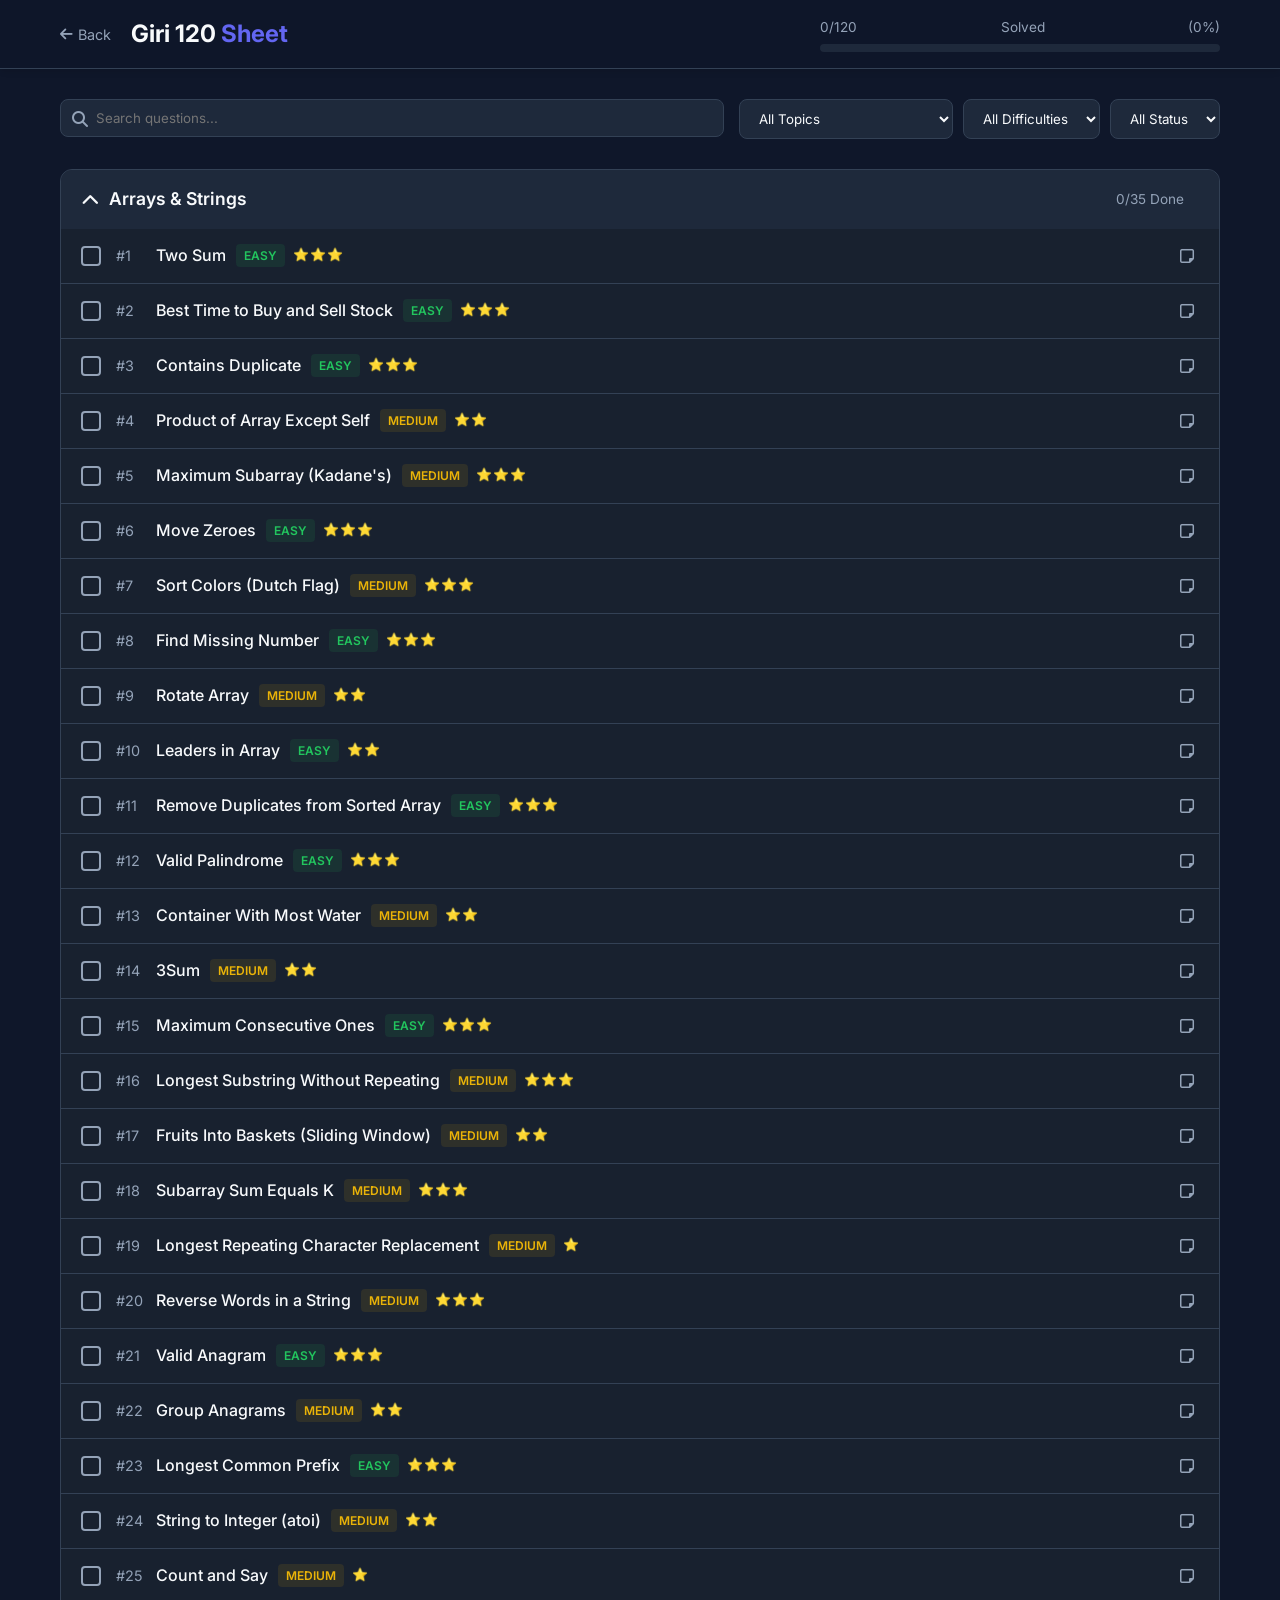
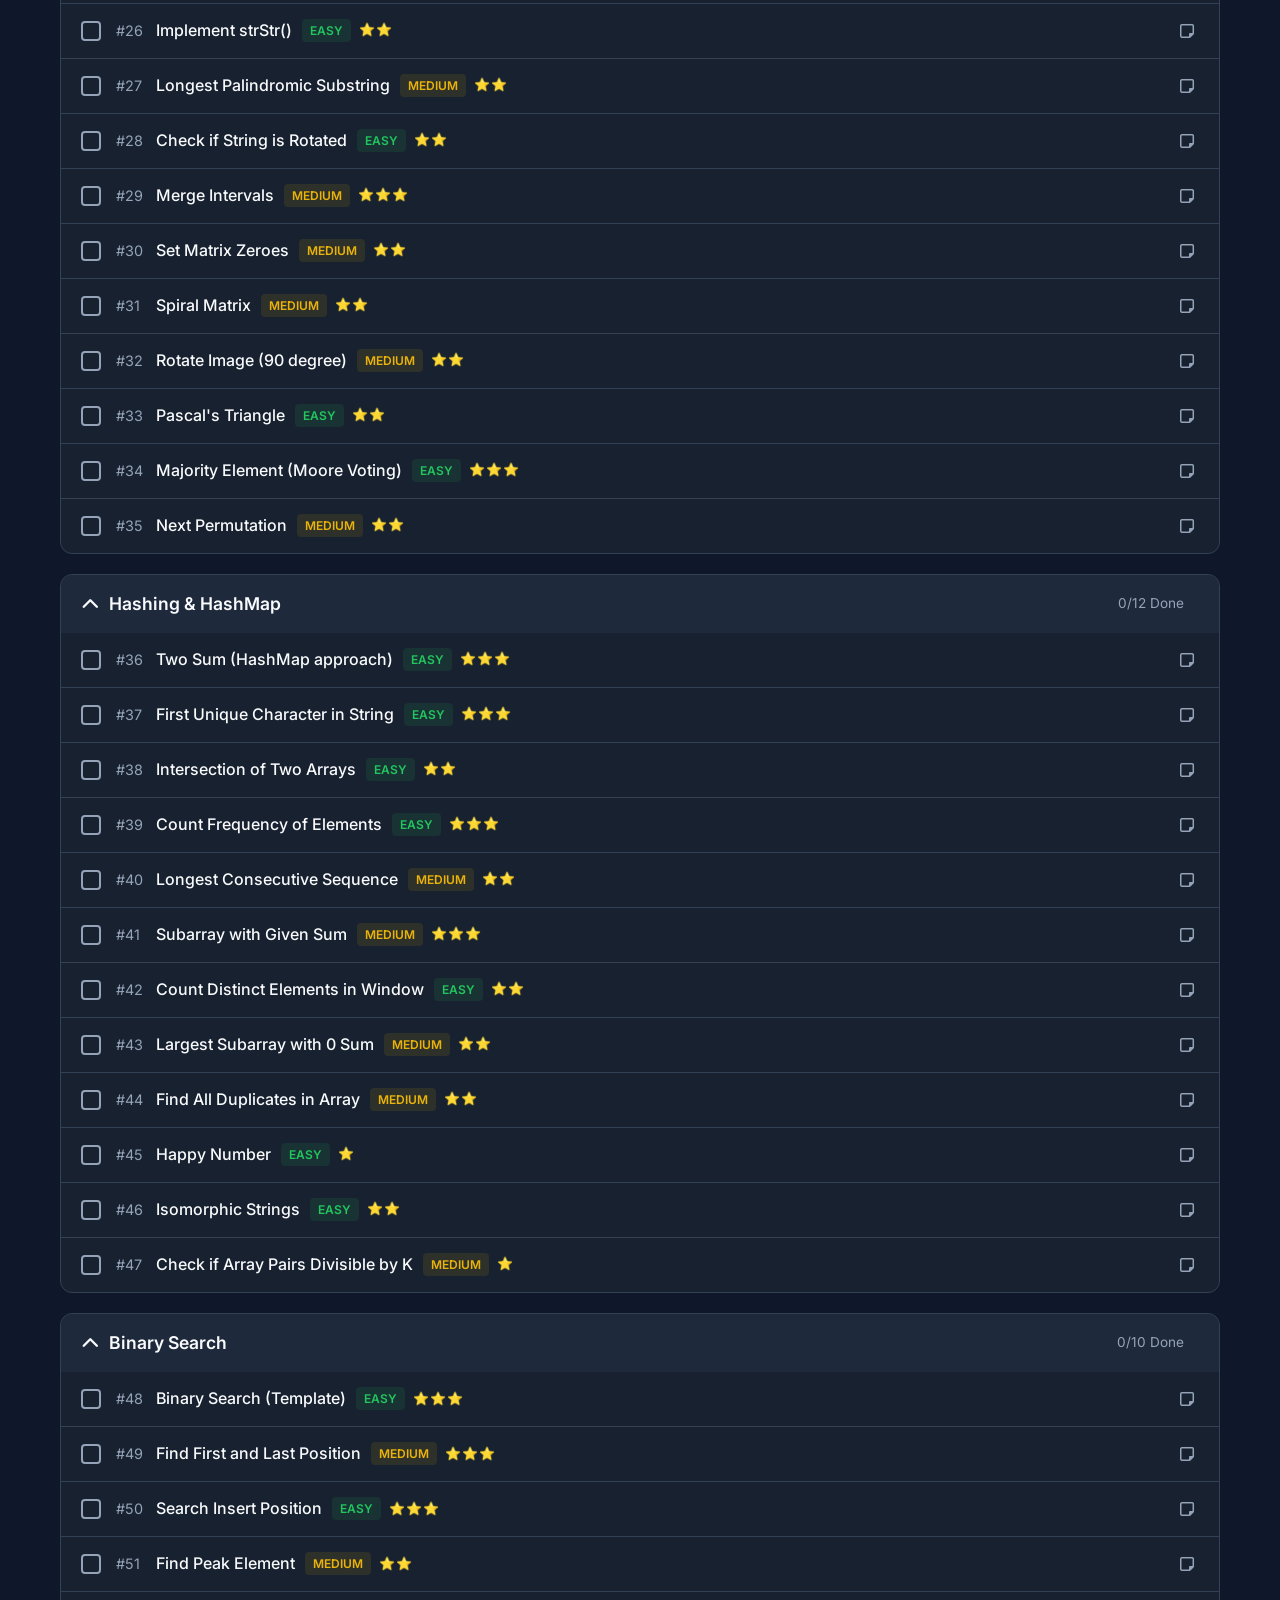
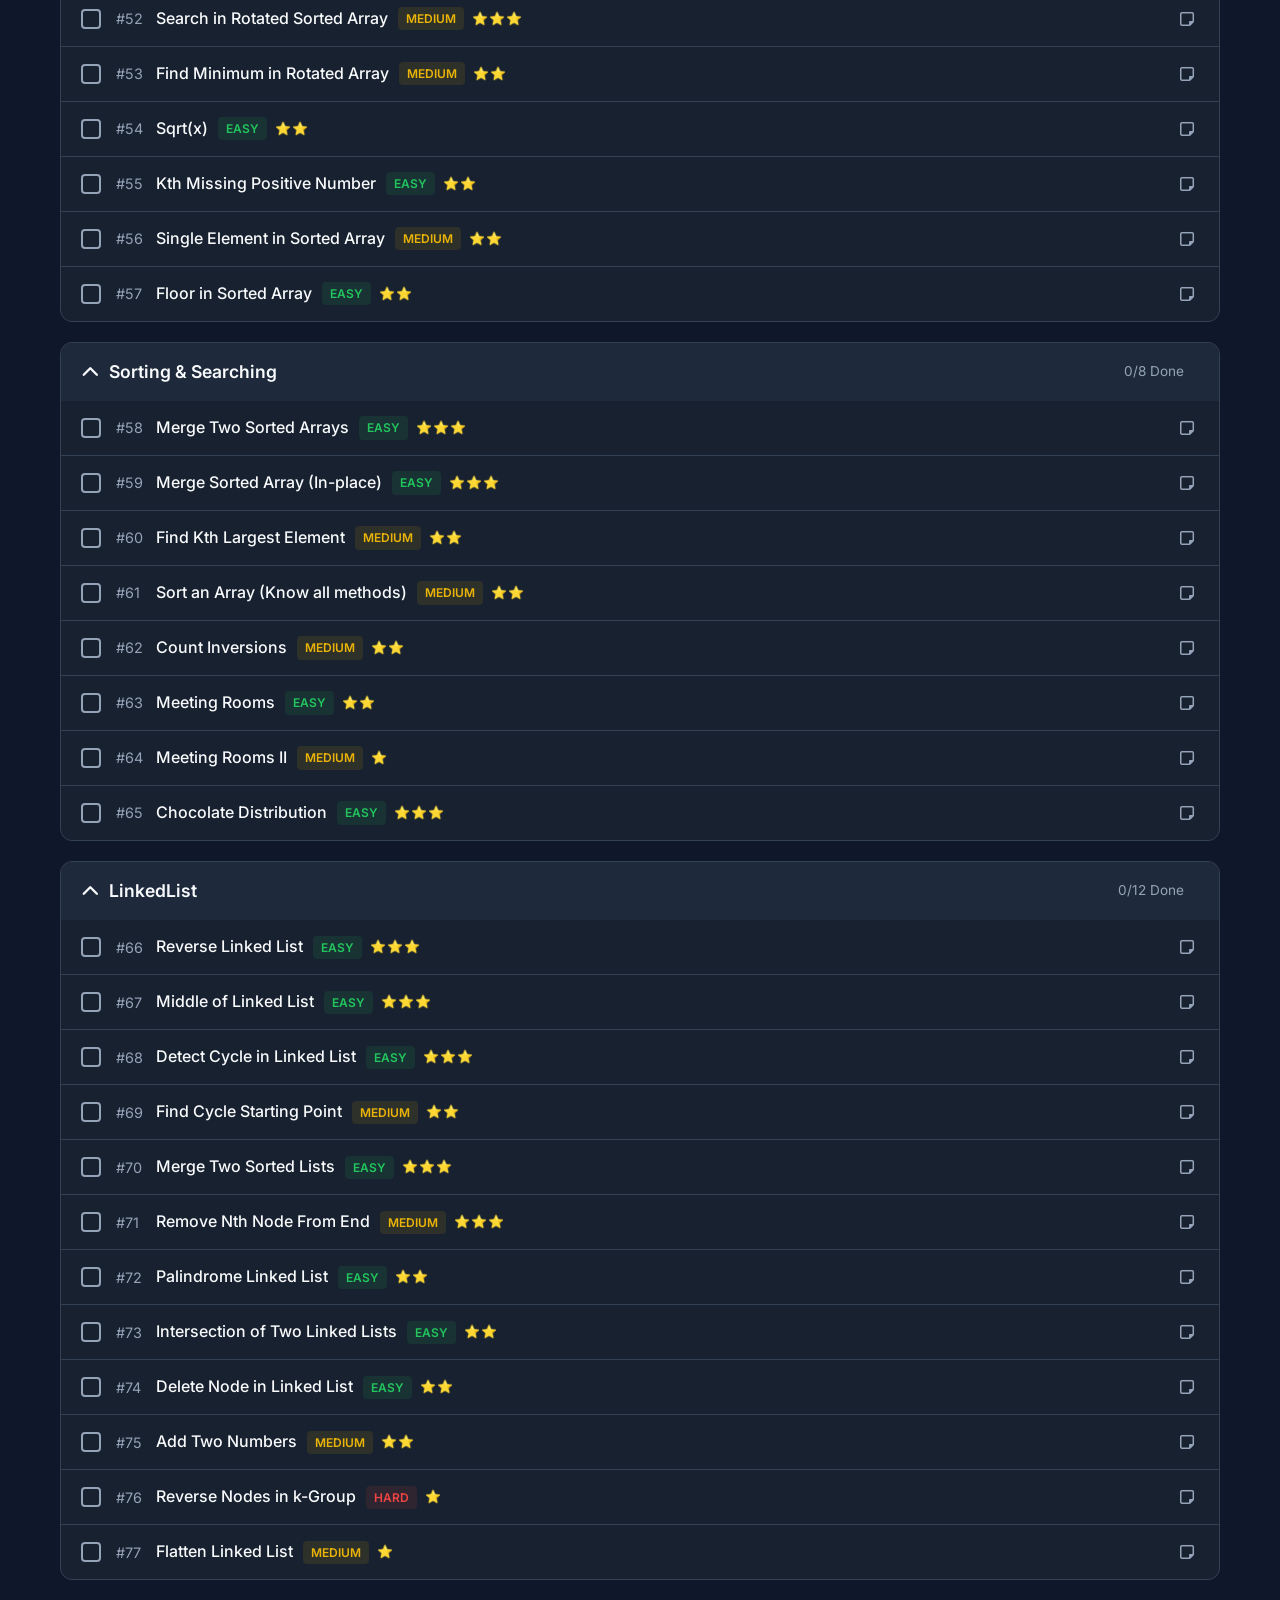
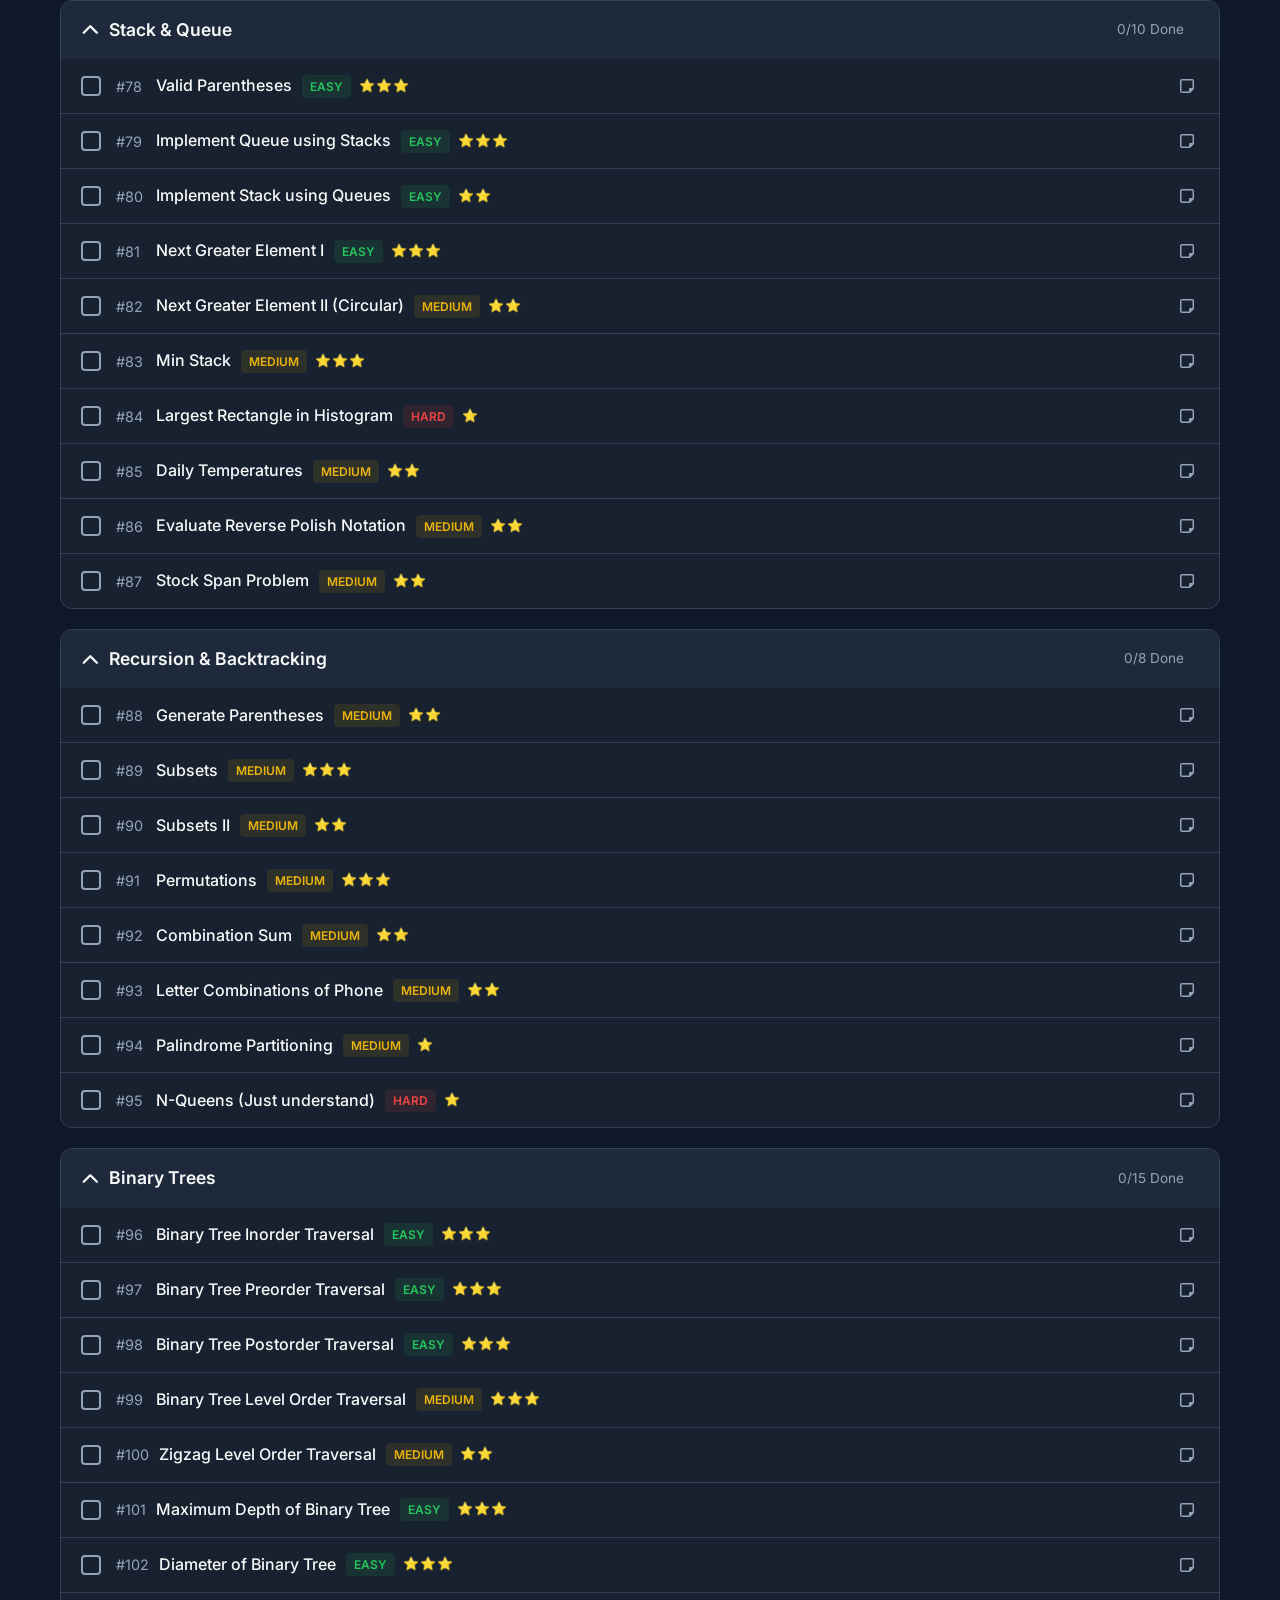
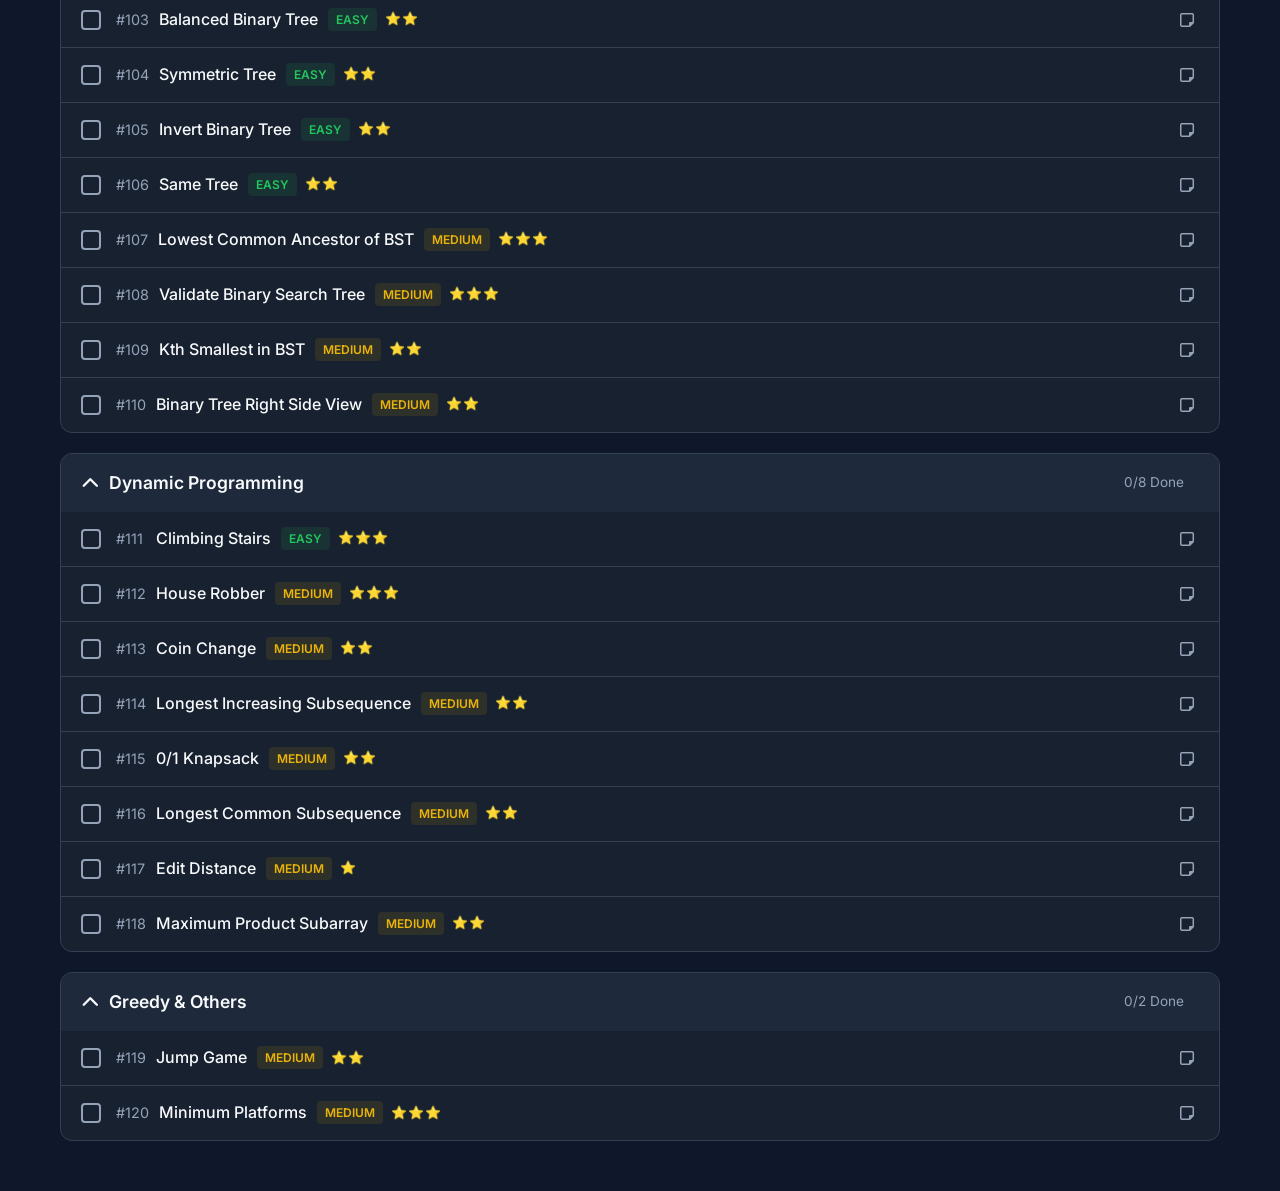
<file: giri120.html>
<!DOCTYPE html>
<html lang="en">
<head>
    <meta charset="UTF-8">
    <meta name="viewport" content="width=device-width, initial-scale=1.0">
    <title>Giri 120 DSA Sheet | Tracker</title>
    <link rel="stylesheet" href="giri120.css">
    <link href="https://fonts.googleapis.com/css2?family=Inter:wght@400;500;600;700&display=swap" rel="stylesheet">
    <link rel="stylesheet" href="https://cdnjs.cloudflare.com/ajax/libs/font-awesome/6.4.0/css/all.min.css">
</head>
<body>

    <!-- Sticky Header -->
    <header class="app-header">
        <div class="container header-content">
            <div class="logo-area">
                <a href="index.html" class="back-btn"><i class="fa-solid fa-arrow-left"></i> Back</a>
                <h1>Giri 120 <span class="highlight">Sheet</span></h1>
            </div>
            <div class="progress-area">
                <div class="progress-text">
                    <span id="progress-count">0/120</span> Solved
                    <span id="progress-percent">(0%)</span>
                </div>
                <div class="progress-bar-bg">
                    <div class="progress-bar-fill" id="progress-fill"></div>
                </div>
            </div>
        </div>
    </header>

    <!-- Controls / Filters -->
    <div class="container controls-section">
        <div class="search-box">
            <i class="fa-solid fa-search"></i>
            <input type="text" id="search-input" placeholder="Search questions...">
        </div>
        <div class="filters">
            <select id="topic-filter">
                <option value="all">All Topics</option>
                <!-- Populated by JS -->
            </select>
            <select id="difficulty-filter">
                <option value="all">All Difficulties</option>
                <option value="Easy">Easy</option>
                <option value="Medium">Medium</option>
                <option value="Hard">Hard</option>
            </select>
            <select id="status-filter">
                <option value="all">All Status</option>
                <option value="done">Solved</option>
                <option value="pending">Pending</option>
            </select>
        </div>
    </div>

    <!-- Main Content -->
    <main class="container main-content" id="questions-container">
        <!-- Accordions will be injected here -->
    </main>

    <!-- Note Modal -->
    <div class="modal-overlay" id="note-modal">
        <div class="modal">
            <div class="modal-header">
                <h3 id="modal-title">Add Note</h3>
                <button class="close-modal" id="close-modal">&times;</button>
            </div>
            <div class="modal-body">
                <textarea id="note-text" placeholder="Write your approach, time complexity, or thoughts here..."></textarea>
            </div>
            <div class="modal-footer">
                <button class="btn btn-secondary" id="cancel-note">Cancel</button>
                <button class="btn btn-primary" id="save-note">Save Note</button>
            </div>
        </div>
    </div>

    <script src="giri_data.js"></script>
    <script src="giri120.js"></script>
</body>
</html>
</file>
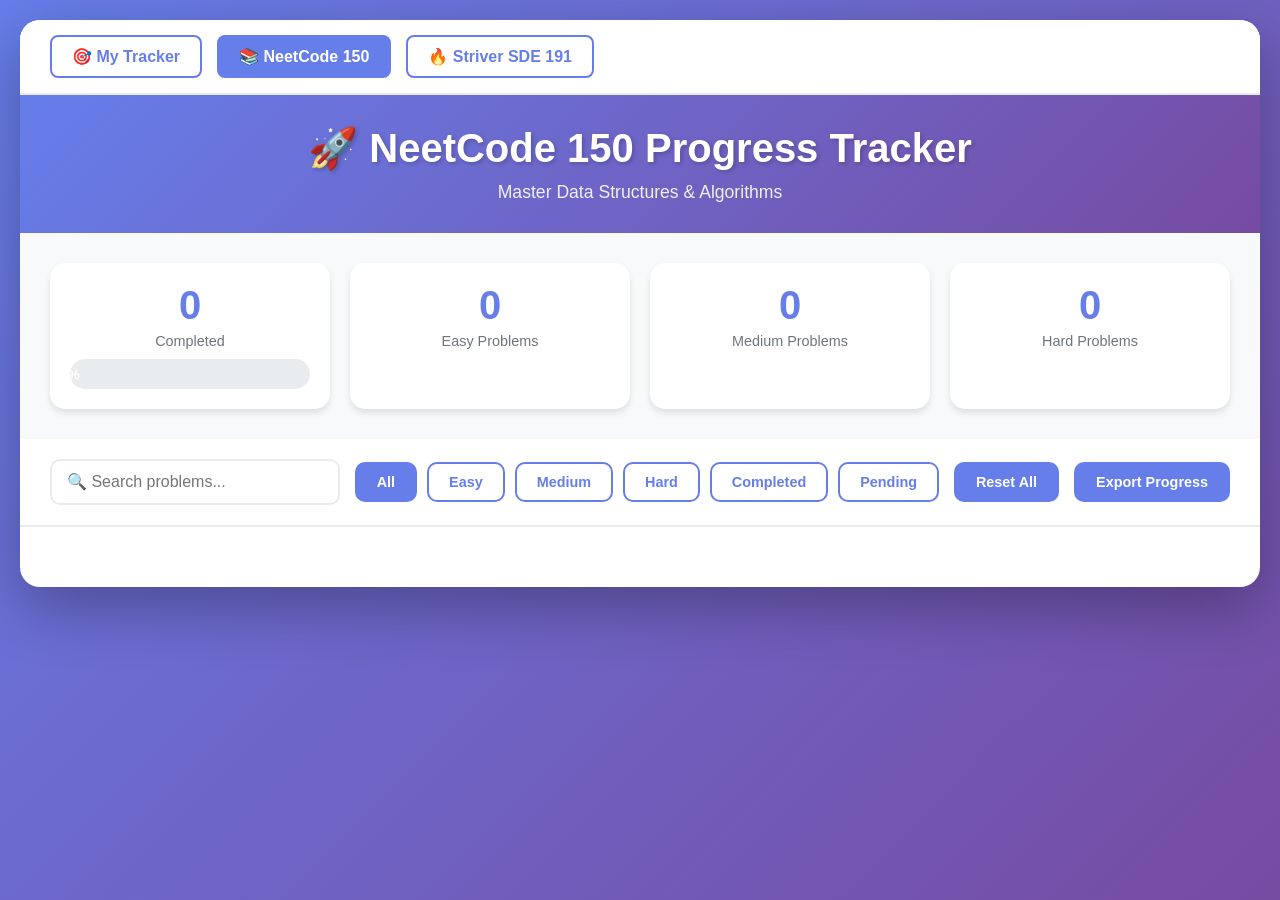
<file: neetcode.html>
<!DOCTYPE html>
<html lang="en">
<head>
    <meta charset="UTF-8">
    <meta name="viewport" content="width=device-width, initial-scale=1.0, maximum-scale=5.0, user-scalable=yes">
    <meta name="mobile-web-app-capable" content="yes">
    <meta name="apple-mobile-web-app-capable" content="yes">
    <title>NeetCode 150 Progress Tracker</title>
    <style>
        * {
            margin: 0;
            padding: 0;
            box-sizing: border-box;
        }

        body {
            font-family: 'Segoe UI', Tahoma, Geneva, Verdana, sans-serif;
            background: linear-gradient(135deg, #667eea 0%, #764ba2 100%);
            min-height: 100vh;
            padding: 20px;
        }

        .container {
            max-width: 1400px;
            margin: 0 auto;
            background: white;
            border-radius: 20px;
            box-shadow: 0 20px 60px rgba(0,0,0,0.3);
            overflow: hidden;
        }

        .header {
            background: linear-gradient(135deg, #667eea 0%, #764ba2 100%);
            color: white;
            padding: 30px;
            text-align: center;
        }

        .header h1 {
            font-size: 2.5rem;
            margin-bottom: 10px;
            text-shadow: 2px 2px 4px rgba(0,0,0,0.2);
        }

        .header p {
            font-size: 1.1rem;
            opacity: 0.9;
        }

        .stats {
            display: grid;
            grid-template-columns: repeat(auto-fit, minmax(200px, 1fr));
            gap: 20px;
            padding: 30px;
            background: #f8f9fa;
        }

        .stat-card {
            background: white;
            padding: 20px;
            border-radius: 15px;
            box-shadow: 0 4px 6px rgba(0,0,0,0.1);
            text-align: center;
            transition: transform 0.3s;
        }

        .stat-card:hover {
            transform: translateY(-5px);
        }

        .stat-number {
            font-size: 2.5rem;
            font-weight: bold;
            color: #667eea;
            margin-bottom: 5px;
        }

        .stat-label {
            color: #6c757d;
            font-size: 0.9rem;
        }

        .controls {
            padding: 20px 30px;
            background: white;
            border-bottom: 2px solid #e9ecef;
            display: flex;
            flex-wrap: wrap;
            gap: 15px;
            align-items: center;
        }

        .search-box {
            flex: 1;
            min-width: 200px;
            position: relative;
        }

        .search-box input {
            width: 100%;
            padding: 12px 40px 12px 15px;
            border: 2px solid #e9ecef;
            border-radius: 10px;
            font-size: 1rem;
            transition: all 0.3s;
        }

        .search-box input:focus {
            outline: none;
            border-color: #667eea;
            box-shadow: 0 0 0 3px rgba(102, 126, 234, 0.1);
        }

        .filter-group {
            display: flex;
            gap: 10px;
            flex-wrap: wrap;
        }

        .filter-btn, .action-btn {
            padding: 10px 20px;
            border: 2px solid #667eea;
            background: white;
            color: #667eea;
            border-radius: 10px;
            cursor: pointer;
            font-size: 0.9rem;
            font-weight: 600;
            transition: all 0.3s;
        }

        .filter-btn:hover, .action-btn:hover {
            background: #667eea;
            color: white;
            transform: translateY(-2px);
        }

        .filter-btn.active {
            background: #667eea;
            color: white;
        }

        .action-btn {
            background: #667eea;
            color: white;
        }

        .action-btn:hover {
            background: #5568d3;
        }

        .content {
            padding: 30px;
        }

        .category {
            margin-bottom: 30px;
            border-radius: 15px;
            overflow: hidden;
            background: #f8f9fa;
        }

        .category-header {
            background: linear-gradient(135deg, #667eea 0%, #764ba2 100%);
            color: white;
            padding: 20px;
            cursor: pointer;
            display: flex;
            justify-content: space-between;
            align-items: center;
            transition: all 0.3s;
        }

        .category-header:hover {
            background: linear-gradient(135deg, #5568d3 0%, #653a8a 100%);
        }

        .category-title {
            font-size: 1.3rem;
            font-weight: bold;
        }

        .category-progress {
            font-size: 0.9rem;
            opacity: 0.9;
        }

        .problems-list {
            display: none;
            padding: 20px;
        }

        .problems-list.active {
            display: block;
        }

        .problem-item {
            background: white;
            padding: 20px;
            margin-bottom: 15px;
            border-radius: 12px;
            box-shadow: 0 2px 4px rgba(0,0,0,0.1);
            display: grid;
            grid-template-columns: auto 1fr auto auto auto;
            gap: 20px;
            align-items: center;
            transition: all 0.3s;
        }

        .problem-item:hover {
            box-shadow: 0 4px 12px rgba(0,0,0,0.15);
            transform: translateX(5px);
        }

        .problem-checkbox {
            width: 24px;
            height: 24px;
            cursor: pointer;
            accent-color: #667eea;
        }

        .problem-info {
            display: flex;
            flex-direction: column;
            gap: 5px;
        }

        .problem-name {
            font-weight: 600;
            font-size: 1.1rem;
            color: #2d3748;
        }

        .difficulty {
            display: inline-block;
            padding: 4px 12px;
            border-radius: 20px;
            font-size: 0.75rem;
            font-weight: 600;
            width: fit-content;
        }

        .difficulty.easy {
            background: #d4edda;
            color: #155724;
        }

        .difficulty.medium {
            background: #fff3cd;
            color: #856404;
        }

        .difficulty.hard {
            background: #f8d7da;
            color: #721c24;
        }

        .problem-links {
            display: flex;
            gap: 10px;
        }

        .link-btn {
            padding: 8px 16px;
            border-radius: 8px;
            text-decoration: none;
            font-size: 0.85rem;
            font-weight: 600;
            transition: all 0.3s;
            display: inline-block;
        }

        .leetcode-btn {
            background: #ffa116;
            color: white;
        }

        .leetcode-btn:hover {
            background: #ff8c00;
            transform: scale(1.05);
        }

        .video-btn {
            background: #ff0000;
            color: white;
        }

        .video-btn:hover {
            background: #cc0000;
            transform: scale(1.05);
        }

        .notes-btn {
            padding: 8px 16px;
            background: #6c757d;
            color: white;
            border: none;
            border-radius: 8px;
            cursor: pointer;
            font-size: 0.85rem;
            font-weight: 600;
            transition: all 0.3s;
        }

        .notes-btn:hover {
            background: #5a6268;
            transform: scale(1.05);
        }

        .modal {
            display: none;
            position: fixed;
            top: 0;
            left: 0;
            width: 100%;
            height: 100%;
            background: rgba(0,0,0,0.7);
            z-index: 1000;
            justify-content: center;
            align-items: center;
            padding: 20px;
        }

        .modal.active {
            display: flex;
        }

        .modal-content {
            background: white;
            padding: 30px;
            border-radius: 20px;
            max-width: 600px;
            width: 100%;
            max-height: 80vh;
            overflow-y: auto;
            position: relative;
        }

        .modal-header {
            display: flex;
            justify-content: space-between;
            align-items: center;
            margin-bottom: 20px;
        }

        .modal-header h2 {
            color: #667eea;
        }

        .close-btn {
            background: none;
            border: none;
            font-size: 2rem;
            cursor: pointer;
            color: #6c757d;
            line-height: 1;
        }

        .close-btn:hover {
            color: #000;
        }

        .notes-textarea {
            width: 100%;
            min-height: 200px;
            padding: 15px;
            border: 2px solid #e9ecef;
            border-radius: 10px;
            font-family: inherit;
            font-size: 1rem;
            resize: vertical;
        }

        .notes-textarea:focus {
            outline: none;
            border-color: #667eea;
        }

        .save-btn {
            margin-top: 15px;
            padding: 12px 30px;
            background: #667eea;
            color: white;
            border: none;
            border-radius: 10px;
            cursor: pointer;
            font-size: 1rem;
            font-weight: 600;
            transition: all 0.3s;
        }

        .save-btn:hover {
            background: #5568d3;
            transform: translateY(-2px);
        }

        .progress-bar {
            width: 100%;
            height: 30px;
            background: #e9ecef;
            border-radius: 15px;
            overflow: hidden;
            margin-top: 10px;
        }

        .progress-fill {
            height: 100%;
            background: linear-gradient(90deg, #667eea 0%, #764ba2 100%);
            transition: width 0.5s ease;
            display: flex;
            align-items: center;
            justify-content: center;
            color: white;
            font-weight: 600;
            font-size: 0.85rem;
        }

        @media (max-width: 1024px) {
            .container {
                max-width: 100%;
            }
        }
        
        @media (max-width: 768px) {
            body {
                padding: 10px;
            }
            
            .nav-bar {
                padding: 10px 15px;
                justify-content: center;
            }
            
            .nav-btn {
                flex: 1;
                min-width: 90px;
                padding: 8px 12px;
                font-size: 13px;
            }
            
            .header {
                padding: 20px 15px;
            }
            
            .header h1 {
                font-size: 1.5rem;
            }
            
            .header p {
                font-size: 0.9rem;
            }
            
            .stats {
                padding: 20px 15px;
                grid-template-columns: repeat(2, 1fr);
                gap: 15px;
            }
            
            .stat-card {
                padding: 15px;
            }
            
            .stat-number {
                font-size: 2rem;
            }
            
            .controls {
                padding: 15px;
                flex-direction: column;
                align-items: stretch;
            }
            
            .search-box {
                min-width: 100%;
            }

            .filter-group {
                justify-content: center;
                gap: 8px;
            }
            
            .filter-btn, .action-btn {
                padding: 8px 15px;
                font-size: 0.85rem;
            }
            
            .content {
                padding: 15px;
            }
            
            .category {
                margin-bottom: 20px;
            }
            
            .category-header {
                padding: 15px;
                flex-direction: column;
                align-items: flex-start;
                gap: 8px;
            }
            
            .category-title {
                font-size: 1.1rem;
            }
            
            .problems-list {
                padding: 15px;
            }

            .problem-item {
                grid-template-columns: auto 1fr;
                gap: 12px;
                padding: 15px;
            }

            .problem-links {
                grid-column: 1 / -1;
                justify-content: flex-start;
                flex-wrap: wrap;
            }

            .notes-btn {
                grid-column: 1 / -1;
                width: 100%;
            }
            
            .modal-content {
                margin: 20px;
                padding: 20px;
            }
        }
        
        @media (max-width: 480px) {
            .header h1 {
                font-size: 1.3rem;
            }
            
            .stats {
                grid-template-columns: 1fr;
            }
            
            .stat-number {
                font-size: 1.8rem;
            }
            
            .nav-btn {
                font-size: 12px;
                padding: 8px 10px;
            }
            
            .filter-btn, .action-btn {
                font-size: 0.8rem;
                padding: 8px 12px;
            }
            
            .problem-name {
                font-size: 1rem;
            }
            
            .difficulty {
                font-size: 0.7rem;
            }
            
            .link-btn, .notes-btn {
                font-size: 0.8rem;
                padding: 6px 12px;
            }
        }

        .empty-state {
            text-align: center;
            padding: 60px 20px;
            color: #6c757d;
        }

        .empty-state h3 {
            font-size: 1.5rem;
            margin-bottom: 10px;
        }
        
        .nav-bar {
            background: white;
            padding: 15px 30px;
            display: flex;
            gap: 15px;
            flex-wrap: wrap;
            border-bottom: 2px solid #e9ecef;
        }
        
        .nav-btn {
            padding: 10px 20px;
            border: 2px solid #667eea;
            background: white;
            color: #667eea;
            border-radius: 8px;
            cursor: pointer;
            font-weight: 600;
            text-decoration: none;
            transition: all 0.3s;
            display: inline-block;
        }
        
        .nav-btn:hover {
            background: #667eea;
            color: white;
            transform: translateY(-2px);
        }
        
        .nav-btn.active {
            background: #667eea;
            color: white;
        }
    </style>
</head>
<body>
    <div class="container">
        <div class="nav-bar">
            <a href="dsatracker.html" class="nav-btn">🎯 My Tracker</a>
            <a href="neetcode.html" class="nav-btn active">📚 NeetCode 150</a>
            <a href="striver.html" class="nav-btn">🔥 Striver SDE 191</a>
        </div>
        
        <div class="header">
            <h1>🚀 NeetCode 150 Progress Tracker</h1>
            <p>Master Data Structures & Algorithms</p>
        </div>

        <div class="stats">
            <div class="stat-card">
                <div class="stat-number" id="totalCompleted">0</div>
                <div class="stat-label">Completed</div>
                <div class="progress-bar">
                    <div class="progress-fill" id="mainProgress" style="width: 0%">0%</div>
                </div>
            </div>
            <div class="stat-card">
                <div class="stat-number" id="easyCompleted">0</div>
                <div class="stat-label">Easy Problems</div>
            </div>
            <div class="stat-card">
                <div class="stat-number" id="mediumCompleted">0</div>
                <div class="stat-label">Medium Problems</div>
            </div>
            <div class="stat-card">
                <div class="stat-number" id="hardCompleted">0</div>
                <div class="stat-label">Hard Problems</div>
            </div>
        </div>

        <div class="controls">
            <div class="search-box">
                <input type="text" id="searchInput" placeholder="🔍 Search problems...">
            </div>
            <div class="filter-group">
                <button class="filter-btn active" data-filter="all">All</button>
                <button class="filter-btn" data-filter="easy">Easy</button>
                <button class="filter-btn" data-filter="medium">Medium</button>
                <button class="filter-btn" data-filter="hard">Hard</button>
                <button class="filter-btn" data-filter="completed">Completed</button>
                <button class="filter-btn" data-filter="pending">Pending</button>
            </div>
            <button class="action-btn" id="resetBtn">Reset All</button>
            <button class="action-btn" id="exportBtn">Export Progress</button>
        </div>

        <div class="content" id="content"></div>
    </div>

    <div class="modal" id="notesModal">
        <div class="modal-content">
            <div class="modal-header">
                <h2 id="modalTitle">Add Notes</h2>
                <button class="close-btn" id="closeModal">&times;</button>
            </div>
            <textarea class="notes-textarea" id="notesTextarea" placeholder="Write your notes, solution approach, or key learnings here..."></textarea>
            <button class="save-btn" id="saveNotes">Save Notes</button>
        </div>
    </div>

    <script>
        const problems = [
            {
                category: "Arrays & Hashing",
                items: [
                    {name: "Contains Duplicate", difficulty: "easy", leetcode: "https://leetcode.com/problems/contains-duplicate/", video: "https://www.youtube.com/watch?v=3OamzN90kPg"},
                    {name: "Valid Anagram", difficulty: "easy", leetcode: "https://leetcode.com/problems/valid-anagram/", video: "https://www.youtube.com/watch?v=9UtInBqnCgA"},
                    {name: "Two Sum", difficulty: "easy", leetcode: "https://leetcode.com/problems/two-sum/", video: "https://www.youtube.com/watch?v=KLlXCFG5TnA"},
                    {name: "Group Anagrams", difficulty: "medium", leetcode: "https://leetcode.com/problems/group-anagrams/", video: "https://www.youtube.com/watch?v=vzdNOK2oB2E"},
                    {name: "Top K Frequent Elements", difficulty: "medium", leetcode: "https://leetcode.com/problems/top-k-frequent-elements/", video: "https://www.youtube.com/watch?v=YPTqKIgVk-k"},
                    {name: "Product of Array Except Self", difficulty: "medium", leetcode: "https://leetcode.com/problems/product-of-array-except-self/", video: "https://www.youtube.com/watch?v=bNvIQI2wAjk"},
                    {name: "Valid Sudoku", difficulty: "medium", leetcode: "https://leetcode.com/problems/valid-sudoku/", video: "https://www.youtube.com/watch?v=TjFXEUCMqI8"},
                    {name: "Encode and Decode Strings", difficulty: "medium", leetcode: "https://leetcode.com/problems/encode-and-decode-strings/", video: "https://www.youtube.com/watch?v=B1k_sxOSgv8"},
                    {name: "Longest Consecutive Sequence", difficulty: "medium", leetcode: "https://leetcode.com/problems/longest-consecutive-sequence/", video: "https://www.youtube.com/watch?v=P6RZZMu_maU"}
                ]
            },
            {
                category: "Two Pointers",
                items: [
                    {name: "Valid Palindrome", difficulty: "easy", leetcode: "https://leetcode.com/problems/valid-palindrome/", video: "https://www.youtube.com/watch?v=jJXJ16kPFWg"},
                    {name: "Two Sum II - Input Array Is Sorted", difficulty: "medium", leetcode: "https://leetcode.com/problems/two-sum-ii-input-array-is-sorted/", video: "https://www.youtube.com/watch?v=cQ1Oz4ckceM"},
                    {name: "3Sum", difficulty: "medium", leetcode: "https://leetcode.com/problems/3sum/", video: "https://www.youtube.com/watch?v=jzZsG8n2R9A"},
                    {name: "Container With Most Water", difficulty: "medium", leetcode: "https://leetcode.com/problems/container-with-most-water/", video: "https://www.youtube.com/watch?v=UuiTKBwPgAo"},
                    {name: "Trapping Rain Water", difficulty: "hard", leetcode: "https://leetcode.com/problems/trapping-rain-water/", video: "https://www.youtube.com/watch?v=ZI2z5pq0TqA"}
                ]
            },
            {
                category: "Sliding Window",
                items: [
                    {name: "Best Time to Buy and Sell Stock", difficulty: "easy", leetcode: "https://leetcode.com/problems/best-time-to-buy-and-sell-stock/", video: "https://www.youtube.com/watch?v=1pkOgXD63yU"},
                    {name: "Longest Substring Without Repeating Characters", difficulty: "medium", leetcode: "https://leetcode.com/problems/longest-substring-without-repeating-characters/", video: "https://www.youtube.com/watch?v=wiGpQwVHdE0"},
                    {name: "Longest Repeating Character Replacement", difficulty: "medium", leetcode: "https://leetcode.com/problems/longest-repeating-character-replacement/", video: "https://www.youtube.com/watch?v=gqXU1UyA8pk"},
                    {name: "Permutation in String", difficulty: "medium", leetcode: "https://leetcode.com/problems/permutation-in-string/", video: "https://www.youtube.com/watch?v=UbyhOgBN834"},
                    {name: "Minimum Window Substring", difficulty: "hard", leetcode: "https://leetcode.com/problems/minimum-window-substring/", video: "https://www.youtube.com/watch?v=jSto0O4AJbM"},
                    {name: "Sliding Window Maximum", difficulty: "hard", leetcode: "https://leetcode.com/problems/sliding-window-maximum/", video: "https://www.youtube.com/watch?v=DfljaUwZsOk"}
                ]
            },
            {
                category: "Stack",
                items: [
                    {name: "Valid Parentheses", difficulty: "easy", leetcode: "https://leetcode.com/problems/valid-parentheses/", video: "https://www.youtube.com/watch?v=WTzjTskDFMg"},
                    {name: "Min Stack", difficulty: "medium", leetcode: "https://leetcode.com/problems/min-stack/", video: "https://www.youtube.com/watch?v=qkLl7nAwDPo"},
                    {name: "Evaluate Reverse Polish Notation", difficulty: "medium", leetcode: "https://leetcode.com/problems/evaluate-reverse-polish-notation/", video: "https://www.youtube.com/watch?v=iu0082c4HDE"},
                    {name: "Generate Parentheses", difficulty: "medium", leetcode: "https://leetcode.com/problems/generate-parentheses/", video: "https://www.youtube.com/watch?v=s9fokUqJ76A"},
                    {name: "Daily Temperatures", difficulty: "medium", leetcode: "https://leetcode.com/problems/daily-temperatures/", video: "https://www.youtube.com/watch?v=cTBiBSnjO3c"},
                    {name: "Car Fleet", difficulty: "medium", leetcode: "https://leetcode.com/problems/car-fleet/", video: "https://www.youtube.com/watch?v=Pr6T-3yB9RM"},
                    {name: "Largest Rectangle in Histogram", difficulty: "hard", leetcode: "https://leetcode.com/problems/largest-rectangle-in-histogram/", video: "https://www.youtube.com/watch?v=zx5Sw9130L0"}
                ]
            },
            {
                category: "Binary Search",
                items: [
                    {name: "Binary Search", difficulty: "easy", leetcode: "https://leetcode.com/problems/binary-search/", video: "https://www.youtube.com/watch?v=s4DPM8ct1pI"},
                    {name: "Search a 2D Matrix", difficulty: "medium", leetcode: "https://leetcode.com/problems/search-a-2d-matrix/", video: "https://www.youtube.com/watch?v=Ber2pi2C0j0"},
                    {name: "Koko Eating Bananas", difficulty: "medium", leetcode: "https://leetcode.com/problems/koko-eating-bananas/", video: "https://www.youtube.com/watch?v=U2SozAs9RzA"},
                    {name: "Find Minimum in Rotated Sorted Array", difficulty: "medium", leetcode: "https://leetcode.com/problems/find-minimum-in-rotated-sorted-array/", video: "https://www.youtube.com/watch?v=nIVW4P8b1VA"},
                    {name: "Search in Rotated Sorted Array", difficulty: "medium", leetcode: "https://leetcode.com/problems/search-in-rotated-sorted-array/", video: "https://www.youtube.com/watch?v=U8XENwh8Oik"},
                    {name: "Time Based Key-Value Store", difficulty: "medium", leetcode: "https://leetcode.com/problems/time-based-key-value-store/", video: "https://www.youtube.com/watch?v=fu2cD_6E8Hw"},
                    {name: "Median of Two Sorted Arrays", difficulty: "hard", leetcode: "https://leetcode.com/problems/median-of-two-sorted-arrays/", video: "https://www.youtube.com/watch?v=q6IEA26hvXc"}
                ]
            },
            {
                category: "Linked List",
                items: [
                    {name: "Reverse Linked List", difficulty: "easy", leetcode: "https://leetcode.com/problems/reverse-linked-list/", video: "https://www.youtube.com/watch?v=G0_I-ZF0S38"},
                    {name: "Merge Two Sorted Lists", difficulty: "easy", leetcode: "https://leetcode.com/problems/merge-two-sorted-lists/", video: "https://www.youtube.com/watch?v=XIdigk956u0"},
                    {name: "Linked List Cycle", difficulty: "easy", leetcode: "https://leetcode.com/problems/linked-list-cycle/", video: "https://www.youtube.com/watch?v=gBTe7lFR3vc"},
                    {name: "Reorder List", difficulty: "medium", leetcode: "https://leetcode.com/problems/reorder-list/", video: "https://www.youtube.com/watch?v=S5bfdUTrKLM"},
                    {name: "Remove Nth Node From End of List", difficulty: "medium", leetcode: "https://leetcode.com/problems/remove-nth-node-from-end-of-list/", video: "https://www.youtube.com/watch?v=XVuQxVej6y8"},
                    {name: "Copy List with Random Pointer", difficulty: "medium", leetcode: "https://leetcode.com/problems/copy-list-with-random-pointer/", video: "https://www.youtube.com/watch?v=5Y2EiZST97Y"},
                    {name: "Add Two Numbers", difficulty: "medium", leetcode: "https://leetcode.com/problems/add-two-numbers/", video: "https://www.youtube.com/watch?v=wgFPrzTjm7s"},
                    {name: "Find the Duplicate Number", difficulty: "medium", leetcode: "https://leetcode.com/problems/find-the-duplicate-number/", video: "https://www.youtube.com/watch?v=wjYnzkAhcNk"},
                    {name: "LRU Cache", difficulty: "medium", leetcode: "https://leetcode.com/problems/lru-cache/", video: "https://www.youtube.com/watch?v=7ABFKPK2hD4"},
                    {name: "Merge k Sorted Lists", difficulty: "hard", leetcode: "https://leetcode.com/problems/merge-k-sorted-lists/", video: "https://www.youtube.com/watch?v=q5a5OiGbT6Q"},
                    {name: "Reverse Nodes in k-Group", difficulty: "hard", leetcode: "https://leetcode.com/problems/reverse-nodes-in-k-group/", video: "https://www.youtube.com/watch?v=1UOPsfP85V4"}
                ]
            },
            {
                category: "Trees",
                items: [
                    {name: "Invert Binary Tree", difficulty: "easy", leetcode: "https://leetcode.com/problems/invert-binary-tree/", video: "https://www.youtube.com/watch?v=OnSn2XEQ4MY"},
                    {name: "Maximum Depth of Binary Tree", difficulty: "easy", leetcode: "https://leetcode.com/problems/maximum-depth-of-binary-tree/", video: "https://www.youtube.com/watch?v=hTM3phVI6YQ"},
                    {name: "Diameter of Binary Tree", difficulty: "easy", leetcode: "https://leetcode.com/problems/diameter-of-binary-tree/", video: "https://www.youtube.com/watch?v=bkxqA8Rfv04"},
                    {name: "Balanced Binary Tree", difficulty: "easy", leetcode: "https://leetcode.com/problems/balanced-binary-tree/", video: "https://www.youtube.com/watch?v=QfJsau0ItOY"},
                    {name: "Same Tree", difficulty: "easy", leetcode: "https://leetcode.com/problems/same-tree/", video: "https://www.youtube.com/watch?v=vRbbcKXCxOw"},
                    {name: "Subtree of Another Tree", difficulty: "easy", leetcode: "https://leetcode.com/problems/subtree-of-another-tree/", video: "https://www.youtube.com/watch?v=E36O5SWp-LE"},
                    {name: "Lowest Common Ancestor of a Binary Search Tree", difficulty: "medium", leetcode: "https://leetcode.com/problems/lowest-common-ancestor-of-a-binary-search-tree/", video: "https://www.youtube.com/watch?v=gs2LMfuOR9k"},
                    {name: "Binary Tree Level Order Traversal", difficulty: "medium", leetcode: "https://leetcode.com/problems/binary-tree-level-order-traversal/", video: "https://www.youtube.com/watch?v=6ZnyEApgFYg"},
                    {name: "Binary Tree Right Side View", difficulty: "medium", leetcode: "https://leetcode.com/problems/binary-tree-right-side-view/", video: "https://www.youtube.com/watch?v=d4zLyciuuXs"},
                    {name: "Count Good Nodes in Binary Tree", difficulty: "medium", leetcode: "https://leetcode.com/problems/count-good-nodes-in-binary-tree/", video: "https://www.youtube.com/watch?v=7cp5imvDzl4"},
                    {name: "Validate Binary Search Tree", difficulty: "medium", leetcode: "https://leetcode.com/problems/validate-binary-search-tree/", video: "https://www.youtube.com/watch?v=s6ATEkipzow"},
                    {name: "Kth Smallest Element in a BST", difficulty: "medium", leetcode: "https://leetcode.com/problems/kth-smallest-element-in-a-bst/", video: "https://www.youtube.com/watch?v=5LUXSvjmGCw"},
                    {name: "Construct Binary Tree from Preorder and Inorder Traversal", difficulty: "medium", leetcode: "https://leetcode.com/problems/construct-binary-tree-from-preorder-and-inorder-traversal/", video: "https://www.youtube.com/watch?v=ihj4IQGZ2zc"},
                    {name: "Binary Tree Maximum Path Sum", difficulty: "hard", leetcode: "https://leetcode.com/problems/binary-tree-maximum-path-sum/", video: "https://www.youtube.com/watch?v=Hr5cWUld4vU"},
                    {name: "Serialize and Deserialize Binary Tree", difficulty: "hard", leetcode: "https://leetcode.com/problems/serialize-and-deserialize-binary-tree/", video: "https://www.youtube.com/watch?v=u4JAi2JJhI8"}
                ]
            },
            {
                category: "Tries",
                items: [
                    {name: "Implement Trie (Prefix Tree)", difficulty: "medium", leetcode: "https://leetcode.com/problems/implement-trie-prefix-tree/", video: "https://www.youtube.com/watch?v=oobqoCJlHA0"},
                    {name: "Design Add and Search Words Data Structure", difficulty: "medium", leetcode: "https://leetcode.com/problems/design-add-and-search-words-data-structure/", video: "https://www.youtube.com/watch?v=BTf05gs_8iU"},
                    {name: "Word Search II", difficulty: "hard", leetcode: "https://leetcode.com/problems/word-search-ii/", video: "https://www.youtube.com/watch?v=asbcE9mZz_U"}
                ]
            },
            {
                category: "Heap / Priority Queue",
                items: [
                    {name: "Kth Largest Element in a Stream", difficulty: "easy", leetcode: "https://leetcode.com/problems/kth-largest-element-in-a-stream/", video: "https://www.youtube.com/watch?v=hOjcdrqMoQ8"},
                    {name: "Last Stone Weight", difficulty: "easy", leetcode: "https://leetcode.com/problems/last-stone-weight/", video: "https://www.youtube.com/watch?v=B-QCq79-Vfw"},
                    {name: "K Closest Points to Origin", difficulty: "medium", leetcode: "https://leetcode.com/problems/k-closest-points-to-origin/", video: "https://www.youtube.com/watch?v=rI2EBUEMfTk"},
                    {name: "Kth Largest Element in an Array", difficulty: "medium", leetcode: "https://leetcode.com/problems/kth-largest-element-in-an-array/", video: "https://www.youtube.com/watch?v=XEmy13g1Qxc"},
                    {name: "Task Scheduler", difficulty: "medium", leetcode: "https://leetcode.com/problems/task-scheduler/", video: "https://www.youtube.com/watch?v=s8p8ukTyA2I"},
                    {name: "Design Twitter", difficulty: "medium", leetcode: "https://leetcode.com/problems/design-twitter/", video: "https://www.youtube.com/watch?v=pNichitDD2E"},
                    {name: "Find Median from Data Stream", difficulty: "hard", leetcode: "https://leetcode.com/problems/find-median-from-data-stream/", video: "https://www.youtube.com/watch?v=itmhHWaHupI"}
                ]
            },
            {
                category: "Backtracking",
                items: [
                    {name: "Subsets", difficulty: "medium", leetcode: "https://leetcode.com/problems/subsets/", video: "https://www.youtube.com/watch?v=REOH22Xwdkk"},
                    {name: "Combination Sum", difficulty: "medium", leetcode: "https://leetcode.com/problems/combination-sum/", video: "https://www.youtube.com/watch?v=GBKI9VSKdGg"},
                    {name: "Permutations", difficulty: "medium", leetcode: "https://leetcode.com/problems/permutations/", video: "https://www.youtube.com/watch?v=s7AvT7cGdSo"},
                    {name: "Subsets II", difficulty: "medium", leetcode: "https://leetcode.com/problems/subsets-ii/", video: "https://www.youtube.com/watch?v=Vn2v6ajA7U0"},
                    {name: "Combination Sum II", difficulty: "medium", leetcode: "https://leetcode.com/problems/combination-sum-ii/", video: "https://www.youtube.com/watch?v=rSA3t6BDDwg"},
                    {name: "Word Search", difficulty: "medium", leetcode: "https://leetcode.com/problems/word-search/", video: "https://www.youtube.com/watch?v=pfiQ_PS1g8E"},
                    {name: "Palindrome Partitioning", difficulty: "medium", leetcode: "https://leetcode.com/problems/palindrome-partitioning/", video: "https://www.youtube.com/watch?v=3jvWodd7ht0"},
                    {name: "Letter Combinations of a Phone Number", difficulty: "medium", leetcode: "https://leetcode.com/problems/letter-combinations-of-a-phone-number/", video: "https://www.youtube.com/watch?v=0snEunUacZY"},
                    {name: "N-Queens", difficulty: "hard", leetcode: "https://leetcode.com/problems/n-queens/", video: "https://www.youtube.com/watch?v=Ph95IHmRp5M"}
                ]
            },
            {
                category: "Graphs",
                items: [
                    {name: "Number of Islands", difficulty: "medium", leetcode: "https://leetcode.com/problems/number-of-islands/", video: "https://www.youtube.com/watch?v=pV2kpPD66nE"},
                    {name: "Clone Graph", difficulty: "medium", leetcode: "https://leetcode.com/problems/clone-graph/", video: "https://www.youtube.com/watch?v=mQeF6bN8hMk"},
                    {name: "Max Area of Island", difficulty: "medium", leetcode: "https://leetcode.com/problems/max-area-of-island/", video: "https://www.youtube.com/watch?v=iJGr1OtmH0c"},
                    {name: "Pacific Atlantic Water Flow", difficulty: "medium", leetcode: "https://leetcode.com/problems/pacific-atlantic-water-flow/", video: "https://www.youtube.com/watch?v=s-VkcjHqkGI"},
                    {name: "Surrounded Regions", difficulty: "medium", leetcode: "https://leetcode.com/problems/surrounded-regions/", video: "https://www.youtube.com/watch?v=9z2BunfoZ5Y"},
                    {name: "Rotting Oranges", difficulty: "medium", leetcode: "https://leetcode.com/problems/rotting-oranges/", video: "https://www.youtube.com/watch?v=y704fEOx0s0"},
                    {name: "Walls and Gates", difficulty: "medium", leetcode: "https://leetcode.com/problems/walls-and-gates/", video: "https://www.youtube.com/watch?v=e69C6xhiSQE"},
                    {name: "Course Schedule", difficulty: "medium", leetcode: "https://leetcode.com/problems/course-schedule/", video: "https://www.youtube.com/watch?v=EgI5nU9etnU"},
                    {name: "Course Schedule II", difficulty: "medium", leetcode: "https://leetcode.com/problems/course-schedule-ii/", video: "https://www.youtube.com/watch?v=Akt3glAwyfY"},
                    {name: "Redundant Connection", difficulty: "medium", leetcode: "https://leetcode.com/problems/redundant-connection/", video: "https://www.youtube.com/watch?v=FXWRE67PLL0"},
                    {name: "Number of Connected Components in an Undirected Graph", difficulty: "medium", leetcode: "https://leetcode.com/problems/number-of-connected-components-in-an-undirected-graph/", video: "https://www.youtube.com/watch?v=8f1XPm4WOUc"},
                    {name: "Graph Valid Tree", difficulty: "medium", leetcode: "https://leetcode.com/problems/graph-valid-tree/", video: "https://www.youtube.com/watch?v=bXsUuownnoQ"},
                    {name: "Word Ladder", difficulty: "hard", leetcode: "https://leetcode.com/problems/word-ladder/", video: "https://www.youtube.com/watch?v=h9iTnkgv05E"}
                ]
            },
            {
                category: "Advanced Graphs",
                items: [
                    {name: "Reconstruct Itinerary", difficulty: "hard", leetcode: "https://leetcode.com/problems/reconstruct-itinerary/", video: "https://www.youtube.com/watch?v=ZyB_gQ8vqGA"},
                    {name: "Min Cost to Connect All Points", difficulty: "medium", leetcode: "https://leetcode.com/problems/min-cost-to-connect-all-points/", video: "https://www.youtube.com/watch?v=f7JOBJIC-NA"},
                    {name: "Network Delay Time", difficulty: "medium", leetcode: "https://leetcode.com/problems/network-delay-time/", video: "https://www.youtube.com/watch?v=EaphyqKU4PQ"},
                    {name: "Swim in Rising Water", difficulty: "hard", leetcode: "https://leetcode.com/problems/swim-in-rising-water/", video: "https://www.youtube.com/watch?v=amvrKlMLuGY"},
                    {name: "Alien Dictionary", difficulty: "hard", leetcode: "https://leetcode.com/problems/alien-dictionary/", video: "https://www.youtube.com/watch?v=6kTZYvNNyps"},
                    {name: "Cheapest Flights Within K Stops", difficulty: "medium", leetcode: "https://leetcode.com/problems/cheapest-flights-within-k-stops/", video: "https://www.youtube.com/watch?v=5eIK3zUdYmE"}
                ]
            },
            {
                category: "1-D Dynamic Programming",
                items: [
                    {name: "Climbing Stairs", difficulty: "easy", leetcode: "https://leetcode.com/problems/climbing-stairs/", video: "https://www.youtube.com/watch?v=Y0lT9Fck7qI"},
                    {name: "Min Cost Climbing Stairs", difficulty: "easy", leetcode: "https://leetcode.com/problems/min-cost-climbing-stairs/", video: "https://www.youtube.com/watch?v=ktmzAZWkEZ0"},
                    {name: "House Robber", difficulty: "medium", leetcode: "https://leetcode.com/problems/house-robber/", video: "https://www.youtube.com/watch?v=73r3KWiEvyk"},
                    {name: "House Robber II", difficulty: "medium", leetcode: "https://leetcode.com/problems/house-robber-ii/", video: "https://www.youtube.com/watch?v=rWAJCfYYOvM"},
                    {name: "Longest Palindromic Substring", difficulty: "medium", leetcode: "https://leetcode.com/problems/longest-palindromic-substring/", video: "https://www.youtube.com/watch?v=XYQecbcd6_c"},
                    {name: "Palindromic Substrings", difficulty: "medium", leetcode: "https://leetcode.com/problems/palindromic-substrings/", video: "https://www.youtube.com/watch?v=4RACzI5-du8"},
                    {name: "Decode Ways", difficulty: "medium", leetcode: "https://leetcode.com/problems/decode-ways/", video: "https://www.youtube.com/watch?v=6aEyTjOwlJU"},
                    {name: "Coin Change", difficulty: "medium", leetcode: "https://leetcode.com/problems/coin-change/", video: "https://www.youtube.com/watch?v=H9bfqozjoqs"},
                    {name: "Maximum Product Subarray", difficulty: "medium", leetcode: "https://leetcode.com/problems/maximum-product-subarray/", video: "https://www.youtube.com/watch?v=lXVy6YWFcRM"},
                    {name: "Word Break", difficulty: "medium", leetcode: "https://leetcode.com/problems/word-break/", video: "https://www.youtube.com/watch?v=Sx9NNgInc3A"},
                    {name: "Longest Increasing Subsequence", difficulty: "medium", leetcode: "https://leetcode.com/problems/longest-increasing-subsequence/", video: "https://www.youtube.com/watch?v=cjWnW0hdF1Y"},
                    {name: "Partition Equal Subset Sum", difficulty: "medium", leetcode: "https://leetcode.com/problems/partition-equal-subset-sum/", video: "https://www.youtube.com/watch?v=IsvocB5BJhw"}
                ]
            },
            {
                category: "2-D Dynamic Programming",
                items: [
                    {name: "Unique Paths", difficulty: "medium", leetcode: "https://leetcode.com/problems/unique-paths/", video: "https://www.youtube.com/watch?v=IlEsdxuD4lY"},
                    {name: "Longest Common Subsequence", difficulty: "medium", leetcode: "https://leetcode.com/problems/longest-common-subsequence/", video: "https://www.youtube.com/watch?v=Ua0GhsJSlWM"},
                    {name: "Best Time to Buy and Sell Stock with Cooldown", difficulty: "medium", leetcode: "https://leetcode.com/problems/best-time-to-buy-and-sell-stock-with-cooldown/", video: "https://www.youtube.com/watch?v=I7j0F7AHpb8"},
                    {name: "Coin Change II", difficulty: "medium", leetcode: "https://leetcode.com/problems/coin-change-ii/", video: "https://www.youtube.com/watch?v=Mjy4hd2xgrs"},
                    {name: "Target Sum", difficulty: "medium", leetcode: "https://leetcode.com/problems/target-sum/", video: "https://www.youtube.com/watch?v=g0npyaQtAQM"},
                    {name: "Interleaving String", difficulty: "medium", leetcode: "https://leetcode.com/problems/interleaving-string/", video: "https://www.youtube.com/watch?v=3Rw3p9LrgvE"},
                    {name: "Longest Increasing Path in a Matrix", difficulty: "hard", leetcode: "https://leetcode.com/problems/longest-increasing-path-in-a-matrix/", video: "https://www.youtube.com/watch?v=wCc_nd-GiEc"},
                    {name: "Distinct Subsequences", difficulty: "hard", leetcode: "https://leetcode.com/problems/distinct-subsequences/", video: "https://www.youtube.com/watch?v=nVG7eTiD2bY"},
                    {name: "Edit Distance", difficulty: "medium", leetcode: "https://leetcode.com/problems/edit-distance/", video: "https://www.youtube.com/watch?v=XYi2-LPrwm4"},
                    {name: "Burst Balloons", difficulty: "hard", leetcode: "https://leetcode.com/problems/burst-balloons/", video: "https://www.youtube.com/watch?v=VFskby7lUbw"},
                    {name: "Regular Expression Matching", difficulty: "hard", leetcode: "https://leetcode.com/problems/regular-expression-matching/", video: "https://www.youtube.com/watch?v=l3hda49XcDE"}
                ]
            },
            {
                category: "Greedy",
                items: [
                    {name: "Maximum Subarray", difficulty: "medium", leetcode: "https://leetcode.com/problems/maximum-subarray/", video: "https://www.youtube.com/watch?v=5WZl3MMT0Eg"},
                    {name: "Jump Game", difficulty: "medium", leetcode: "https://leetcode.com/problems/jump-game/", video: "https://www.youtube.com/watch?v=Yan0cv2cLy8"},
                    {name: "Jump Game II", difficulty: "medium", leetcode: "https://leetcode.com/problems/jump-game-ii/", video: "https://www.youtube.com/watch?v=dJ7sWiOoK7g"},
                    {name: "Gas Station", difficulty: "medium", leetcode: "https://leetcode.com/problems/gas-station/", video: "https://www.youtube.com/watch?v=lJwbPZGo05A"},
                    {name: "Hand of Straights", difficulty: "medium", leetcode: "https://leetcode.com/problems/hand-of-straights/", video: "https://www.youtube.com/watch?v=amnrMCVd2YI"},
                    {name: "Merge Triplets to Form Target Triplet", difficulty: "medium", leetcode: "https://leetcode.com/problems/merge-triplets-to-form-target-triplet/", video: "https://www.youtube.com/watch?v=kShkQLQZ9K4"},
                    {name: "Partition Labels", difficulty: "medium", leetcode: "https://leetcode.com/problems/partition-labels/", video: "https://www.youtube.com/watch?v=B7m8UmZE-vw"},
                    {name: "Valid Parenthesis String", difficulty: "medium", leetcode: "https://leetcode.com/problems/valid-parenthesis-string/", video: "https://www.youtube.com/watch?v=QhPdNS143Qg"}
                ]
            },
            {
                category: "Intervals",
                items: [
                    {name: "Insert Interval", difficulty: "medium", leetcode: "https://leetcode.com/problems/insert-interval/", video: "https://www.youtube.com/watch?v=A8NUOmlwOlM"},
                    {name: "Merge Intervals", difficulty: "medium", leetcode: "https://leetcode.com/problems/merge-intervals/", video: "https://www.youtube.com/watch?v=44H3cEC2fFM"},
                    {name: "Non-overlapping Intervals", difficulty: "medium", leetcode: "https://leetcode.com/problems/non-overlapping-intervals/", video: "https://www.youtube.com/watch?v=nONCGxWoUfM"},
                    {name: "Meeting Rooms", difficulty: "easy", leetcode: "https://leetcode.com/problems/meeting-rooms/", video: "https://www.youtube.com/watch?v=PaJxqZVPhbg"},
                    {name: "Meeting Rooms II", difficulty: "medium", leetcode: "https://leetcode.com/problems/meeting-rooms-ii/", video: "https://www.youtube.com/watch?v=FdzJmTCVyJU"},
                    {name: "Minimum Interval to Include Each Query", difficulty: "hard", leetcode: "https://leetcode.com/problems/minimum-interval-to-include-each-query/", video: "https://www.youtube.com/watch?v=5hQ5WWW5awQ"}
                ]
            },
            {
                category: "Math & Geometry",
                items: [
                    {name: "Rotate Image", difficulty: "medium", leetcode: "https://leetcode.com/problems/rotate-image/", video: "https://www.youtube.com/watch?v=fMSJSS7eO1w"},
                    {name: "Spiral Matrix", difficulty: "medium", leetcode: "https://leetcode.com/problems/spiral-matrix/", video: "https://www.youtube.com/watch?v=BJnMZNwUk1M"},
                    {name: "Set Matrix Zeroes", difficulty: "medium", leetcode: "https://leetcode.com/problems/set-matrix-zeroes/", video: "https://www.youtube.com/watch?v=T41rL0L3Pnw"},
                    {name: "Happy Number", difficulty: "easy", leetcode: "https://leetcode.com/problems/happy-number/", video: "https://www.youtube.com/watch?v=ljz85bxOYJ0"},
                    {name: "Plus One", difficulty: "easy", leetcode: "https://leetcode.com/problems/plus-one/", video: "https://www.youtube.com/watch?v=jIaA8boiG1s"},
                    {name: "Pow(x, n)", difficulty: "medium", leetcode: "https://leetcode.com/problems/powx-n/", video: "https://www.youtube.com/watch?v=g9YQyYi4IQQ"},
                    {name: "Multiply Strings", difficulty: "medium", leetcode: "https://leetcode.com/problems/multiply-strings/", video: "https://www.youtube.com/watch?v=1vZswirL8Y8"},
                    {name: "Detect Squares", difficulty: "medium", leetcode: "https://leetcode.com/problems/detect-squares/", video: "https://www.youtube.com/watch?v=bahebearrDc"}
                ]
            },
            {
                category: "Bit Manipulation",
                items: [
                    {name: "Single Number", difficulty: "easy", leetcode: "https://leetcode.com/problems/single-number/", video: "https://www.youtube.com/watch?v=qMPX1AOa83k"},
                    {name: "Number of 1 Bits", difficulty: "easy", leetcode: "https://leetcode.com/problems/number-of-1-bits/", video: "https://www.youtube.com/watch?v=5Km3utixwZs"},
                    {name: "Counting Bits", difficulty: "easy", leetcode: "https://leetcode.com/problems/counting-bits/", video: "https://www.youtube.com/watch?v=RyBM56RIWrM"},
                    {name: "Reverse Bits", difficulty: "easy", leetcode: "https://leetcode.com/problems/reverse-bits/", video: "https://www.youtube.com/watch?v=UcoN6UjAI64"},
                    {name: "Missing Number", difficulty: "easy", leetcode: "https://leetcode.com/problems/missing-number/", video: "https://www.youtube.com/watch?v=WnPLSRLSANE"},
                    {name: "Sum of Two Integers", difficulty: "medium", leetcode: "https://leetcode.com/problems/sum-of-two-integers/", video: "https://www.youtube.com/watch?v=qq64FrA2UXQ"},
                    {name: "Reverse Integer", difficulty: "medium", leetcode: "https://leetcode.com/problems/reverse-integer/", video: "https://www.youtube.com/watch?v=HAgLH58IgJQ"}
                ]
            }
        ];

        // State management
        let currentFilter = 'all';
        let searchTerm = '';
        let currentProblemId = null;
        let progressData = JSON.parse(localStorage.getItem('neetcodeProgress')) || {};
        let notesData = JSON.parse(localStorage.getItem('neetcodeNotes')) || {};

        // Check login status
        function checkLogin() {
            const loggedInUser = localStorage.getItem('dsaTrackerUser');
            if (!loggedInUser) {
                if (confirm('You need to login first. Go to login page?')) {
                    window.location.href = 'dsatracker.html';
                }
                return false;
            }
            return true;
        }

        // Initialize
        function init() {
            if (!checkLogin()) return;
            renderProblems();
            updateStats();
            attachEventListeners();
        }

        // Render all problems
        function renderProblems() {
            const content = document.getElementById('content');
            content.innerHTML = '';

            const filteredProblems = getFilteredProblems();

            if (filteredProblems.length === 0) {
                content.innerHTML = `
                    <div class="empty-state">
                        <h3>No problems found</h3>
                        <p>Try adjusting your filters or search term</p>
                    </div>
                `;
                return;
            }

            filteredProblems.forEach(category => {
                const categoryDiv = document.createElement('div');
                categoryDiv.className = 'category';

                const completed = category.items.filter(p => progressData[getProblemId(p)]).length;
                const total = category.items.length;
                const percentage = Math.round((completed / total) * 100);

                categoryDiv.innerHTML = `
                    <div class="category-header" onclick="toggleCategory(this)">
                        <div class="category-title">${category.category} (${category.items.length})</div>
                        <div class="category-progress">${completed}/${total} completed (${percentage}%)</div>
                    </div>
                    <div class="problems-list">
                        ${category.items.map(problem => renderProblem(problem)).join('')}
                    </div>
                `;

                content.appendChild(categoryDiv);
            });
        }

        // Render individual problem
        function renderProblem(problem) {
            const id = getProblemId(problem);
            const isCompleted = progressData[id] || false;
            const hasNotes = notesData[id] && notesData[id].trim() !== '';

            return `
                <div class="problem-item" data-difficulty="${problem.difficulty}" data-completed="${isCompleted}">
                    <input type="checkbox" class="problem-checkbox" 
                           ${isCompleted ? 'checked' : ''} 
                           onchange="toggleProblem('${id}')"
                           id="checkbox-${id}">
                    <div class="problem-info">
                        <div class="problem-name">${problem.name}</div>
                        <span class="difficulty ${problem.difficulty}">${problem.difficulty.toUpperCase()}</span>
                    </div>
                    <div class="problem-links">
                        <a href="${problem.leetcode}" target="_blank" class="link-btn leetcode-btn">LeetCode</a>
                        <a href="${problem.video}" target="_blank" class="link-btn video-btn">Video</a>
                    </div>
                    <button class="notes-btn" onclick="openNotes('${id}', '${problem.name.replace(/'/g, "\\'")}')">
                        ${hasNotes ? '📝 Edit Notes' : '📝 Notes'}
                    </button>
                </div>
            `;
        }

        // Get problem ID
        function getProblemId(problem) {
            return problem.name.toLowerCase().replace(/[^a-z0-9]/g, '-');
        }

        // Toggle category
        function toggleCategory(header) {
            const problemsList = header.nextElementSibling;
            problemsList.classList.toggle('active');
        }

        // Toggle problem completion
        function toggleProblem(id) {
            progressData[id] = !progressData[id];
            localStorage.setItem('neetcodeProgress', JSON.stringify(progressData));
            updateStats();
        }

        // Open notes modal
        function openNotes(id, name) {
            currentProblemId = id;
            document.getElementById('modalTitle').textContent = `Notes: ${name}`;
            document.getElementById('notesTextarea').value = notesData[id] || '';
            document.getElementById('notesModal').classList.add('active');
        }

        // Close notes modal
        function closeNotes() {
            document.getElementById('notesModal').classList.remove('active');
            currentProblemId = null;
        }

        // Save notes
        function saveNotes() {
            const notes = document.getElementById('notesTextarea').value;
            if (currentProblemId) {
                notesData[currentProblemId] = notes;
                localStorage.setItem('neetcodeNotes', JSON.stringify(notesData));
                closeNotes();
                renderProblems();
            }
        }

        // Update statistics
        function updateStats() {
            const completed = Object.values(progressData).filter(Boolean).length;
            const total = 150;
            const percentage = Math.round((completed / total) * 100);

            document.getElementById('totalCompleted').textContent = `${completed}/${total}`;
            document.getElementById('mainProgress').style.width = `${percentage}%`;
            document.getElementById('mainProgress').textContent = `${percentage}%`;

            // Count by difficulty
            let easy = 0, medium = 0, hard = 0;
            problems.forEach(category => {
                category.items.forEach(problem => {
                    const id = getProblemId(problem);
                    if (progressData[id]) {
                        if (problem.difficulty === 'easy') easy++;
                        else if (problem.difficulty === 'medium') medium++;
                        else if (problem.difficulty === 'hard') hard++;
                    }
                });
            });

            document.getElementById('easyCompleted').textContent = `${easy}/26`;
            document.getElementById('mediumCompleted').textContent = `${medium}/99`;
            document.getElementById('hardCompleted').textContent = `${hard}/25`;
        }

        // Get filtered problems
        function getFilteredProblems() {
            return problems.map(category => {
                const items = category.items.filter(problem => {
                    const id = getProblemId(problem);
                    const isCompleted = progressData[id] || false;

                    // Apply filters
                    if (currentFilter !== 'all') {
                        if (currentFilter === 'completed' && !isCompleted) return false;
                        if (currentFilter === 'pending' && isCompleted) return false;
                        if (['easy', 'medium', 'hard'].includes(currentFilter) && problem.difficulty !== currentFilter) return false;
                    }

                    // Apply search
                    if (searchTerm && !problem.name.toLowerCase().includes(searchTerm.toLowerCase())) {
                        return false;
                    }

                    return true;
                });

                return { ...category, items };
            }).filter(category => category.items.length > 0);
        }

        // Attach event listeners
        function attachEventListeners() {
            // Filter buttons
            document.querySelectorAll('.filter-btn').forEach(btn => {
                btn.addEventListener('click', function() {
                    document.querySelectorAll('.filter-btn').forEach(b => b.classList.remove('active'));
                    this.classList.add('active');
                    currentFilter = this.dataset.filter;
                    renderProblems();
                });
            });

            // Search
            document.getElementById('searchInput').addEventListener('input', function(e) {
                searchTerm = e.target.value;
                renderProblems();
            });

            // Reset button
            document.getElementById('resetBtn').addEventListener('click', function() {
                if (confirm('Are you sure you want to reset all progress? This cannot be undone.')) {
                    progressData = {};
                    notesData = {};
                    localStorage.removeItem('neetcodeProgress');
                    localStorage.removeItem('neetcodeNotes');
                    renderProblems();
                    updateStats();
                }
            });

            // Export button
            document.getElementById('exportBtn').addEventListener('click', function() {
                const data = {
                    progress: progressData,
                    notes: notesData,
                    exportDate: new Date().toISOString()
                };
                const json = JSON.stringify(data, null, 2);
                const blob = new Blob([json], { type: 'application/json' });
                const url = URL.createObjectURL(blob);
                const a = document.createElement('a');
                a.href = url;
                a.download = `neetcode-progress-${new Date().toISOString().split('T')[0]}.json`;
                a.click();
                URL.revokeObjectURL(url);
            });

            // Close modal
            document.getElementById('closeModal').addEventListener('click', closeNotes);
            document.getElementById('notesModal').addEventListener('click', function(e) {
                if (e.target === this) closeNotes();
            });

            // Save notes
            document.getElementById('saveNotes').addEventListener('click', saveNotes);
        }

        // Initialize app
        document.addEventListener('DOMContentLoaded', function() {
            init();
        });
    </script>
</body>
</html>
</file>
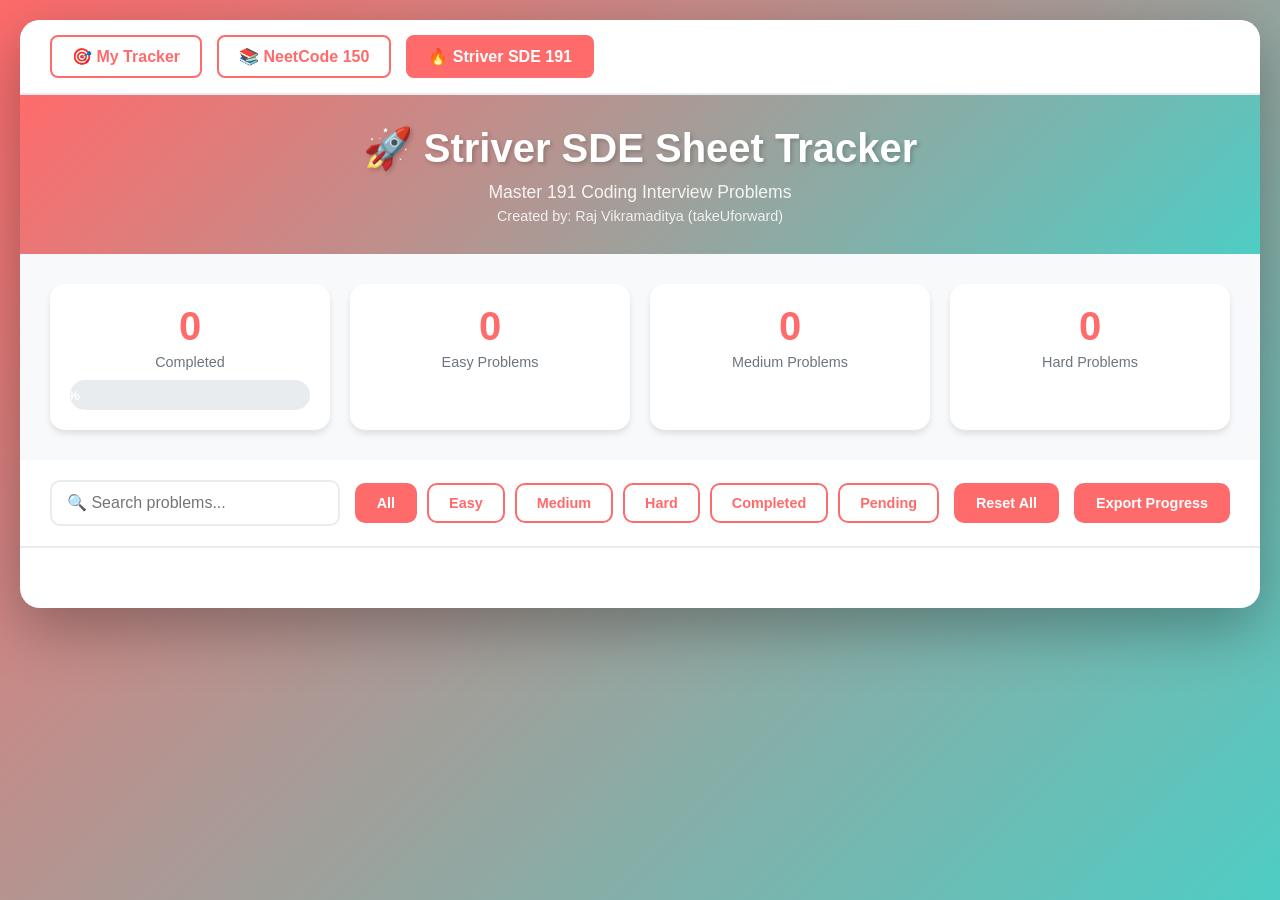
<file: striver.html>
<!DOCTYPE html>
<html lang="en">
<head>
    <meta charset="UTF-8">
    <meta name="viewport" content="width=device-width, initial-scale=1.0, maximum-scale=5.0, user-scalable=yes">
    <meta name="mobile-web-app-capable" content="yes">
    <meta name="apple-mobile-web-app-capable" content="yes">
    <title>Striver SDE Sheet - 191 Problems Tracker</title>
    <style>
        * {
            margin: 0;
            padding: 0;
            box-sizing: border-box;
        }

        body {
            font-family: 'Segoe UI', Tahoma, Geneva, Verdana, sans-serif;
            background: linear-gradient(135deg, #FF6B6B 0%, #4ECDC4 100%);
            min-height: 100vh;
            padding: 20px;
        }

        .container {
            max-width: 1400px;
            margin: 0 auto;
            background: white;
            border-radius: 20px;
            box-shadow: 0 20px 60px rgba(0,0,0,0.3);
            overflow: hidden;
        }

        .header {
            background: linear-gradient(135deg, #FF6B6B 0%, #4ECDC4 100%);
            color: white;
            padding: 30px;
            text-align: center;
        }

        .header h1 {
            font-size: 2.5rem;
            margin-bottom: 10px;
            text-shadow: 2px 2px 4px rgba(0,0,0,0.2);
        }

        .header p {
            font-size: 1.1rem;
            opacity: 0.9;
        }

        .header .author {
            font-size: 0.9rem;
            margin-top: 5px;
            opacity: 0.85;
        }

        .stats {
            display: grid;
            grid-template-columns: repeat(auto-fit, minmax(200px, 1fr));
            gap: 20px;
            padding: 30px;
            background: #f8f9fa;
        }

        .stat-card {
            background: white;
            padding: 20px;
            border-radius: 15px;
            box-shadow: 0 4px 6px rgba(0,0,0,0.1);
            text-align: center;
            transition: transform 0.3s;
        }

        .stat-card:hover {
            transform: translateY(-5px);
        }

        .stat-number {
            font-size: 2.5rem;
            font-weight: bold;
            color: #FF6B6B;
            margin-bottom: 5px;
        }

        .stat-label {
            color: #6c757d;
            font-size: 0.9rem;
        }

        .controls {
            padding: 20px 30px;
            background: white;
            border-bottom: 2px solid #e9ecef;
            display: flex;
            flex-wrap: wrap;
            gap: 15px;
            align-items: center;
        }

        .search-box {
            flex: 1;
            min-width: 200px;
            position: relative;
        }

        .search-box input {
            width: 100%;
            padding: 12px 40px 12px 15px;
            border: 2px solid #e9ecef;
            border-radius: 10px;
            font-size: 1rem;
            transition: all 0.3s;
        }

        .search-box input:focus {
            outline: none;
            border-color: #FF6B6B;
            box-shadow: 0 0 0 3px rgba(255, 107, 107, 0.1);
        }

        .filter-group {
            display: flex;
            gap: 10px;
            flex-wrap: wrap;
        }

        .filter-btn, .action-btn {
            padding: 10px 20px;
            border: 2px solid #FF6B6B;
            background: white;
            color: #FF6B6B;
            border-radius: 10px;
            cursor: pointer;
            font-size: 0.9rem;
            font-weight: 600;
            transition: all 0.3s;
        }

        .filter-btn:hover, .action-btn:hover {
            background: #FF6B6B;
            color: white;
            transform: translateY(-2px);
        }

        .filter-btn.active {
            background: #FF6B6B;
            color: white;
        }

        .action-btn {
            background: #FF6B6B;
            color: white;
        }

        .action-btn:hover {
            background: #ff5252;
        }

        .content {
            padding: 30px;
        }

        .category {
            margin-bottom: 30px;
            border-radius: 15px;
            overflow: hidden;
            background: #f8f9fa;
        }

        .category-header {
            background: linear-gradient(135deg, #FF6B6B 0%, #4ECDC4 100%);
            color: white;
            padding: 20px;
            cursor: pointer;
            display: flex;
            justify-content: space-between;
            align-items: center;
            transition: all 0.3s;
        }

        .category-header:hover {
            background: linear-gradient(135deg, #ff5252 0%, #45b8b0 100%);
        }

        .category-title {
            font-size: 1.3rem;
            font-weight: bold;
        }

        .category-progress {
            font-size: 0.9rem;
            opacity: 0.9;
        }

        .problems-list {
            display: none;
            padding: 20px;
        }

        .problems-list.active {
            display: block;
        }

        .problem-item {
            background: white;
            padding: 20px;
            margin-bottom: 15px;
            border-radius: 12px;
            box-shadow: 0 2px 4px rgba(0,0,0,0.1);
            display: grid;
            grid-template-columns: auto 1fr auto auto auto;
            gap: 20px;
            align-items: center;
            transition: all 0.3s;
        }

        .problem-item:hover {
            box-shadow: 0 4px 12px rgba(0,0,0,0.15);
            transform: translateX(5px);
        }

        .problem-checkbox {
            width: 24px;
            height: 24px;
            cursor: pointer;
            accent-color: #FF6B6B;
        }

        .problem-info {
            display: flex;
            flex-direction: column;
            gap: 5px;
        }

        .problem-name {
            font-weight: 600;
            font-size: 1.1rem;
            color: #2d3748;
        }

        .difficulty {
            display: inline-block;
            padding: 4px 12px;
            border-radius: 20px;
            font-size: 0.75rem;
            font-weight: 600;
            width: fit-content;
        }

        .difficulty.easy {
            background: #d4edda;
            color: #155724;
        }

        .difficulty.medium {
            background: #fff3cd;
            color: #856404;
        }

        .difficulty.hard {
            background: #f8d7da;
            color: #721c24;
        }

        .problem-links {
            display: flex;
            gap: 10px;
            flex-wrap: wrap;
        }

        .link-btn {
            padding: 8px 16px;
            border-radius: 8px;
            text-decoration: none;
            font-size: 0.85rem;
            font-weight: 600;
            transition: all 0.3s;
            display: inline-block;
        }

        .leetcode-btn {
            background: #ffa116;
            color: white;
        }

        .leetcode-btn:hover {
            background: #ff8c00;
            transform: scale(1.05);
        }

        .gfg-btn {
            background: #2f8d46;
            color: white;
        }

        .gfg-btn:hover {
            background: #267a3a;
            transform: scale(1.05);
        }

        .other-btn {
            background: #6c5ce7;
            color: white;
        }

        .other-btn:hover {
            background: #5f4ed1;
            transform: scale(1.05);
        }

        .video-btn {
            background: #ff0000;
            color: white;
        }

        .video-btn:hover {
            background: #cc0000;
            transform: scale(1.05);
        }

        .notes-btn {
            padding: 8px 16px;
            background: #6c757d;
            color: white;
            border: none;
            border-radius: 8px;
            cursor: pointer;
            font-size: 0.85rem;
            font-weight: 600;
            transition: all 0.3s;
        }

        .notes-btn:hover {
            background: #5a6268;
            transform: scale(1.05);
        }

        .modal {
            display: none;
            position: fixed;
            top: 0;
            left: 0;
            width: 100%;
            height: 100%;
            background: rgba(0,0,0,0.7);
            z-index: 1000;
            justify-content: center;
            align-items: center;
            padding: 20px;
        }

        .modal.active {
            display: flex;
        }

        .modal-content {
            background: white;
            padding: 30px;
            border-radius: 20px;
            max-width: 600px;
            width: 100%;
            max-height: 80vh;
            overflow-y: auto;
            position: relative;
        }

        .modal-header {
            display: flex;
            justify-content: space-between;
            align-items: center;
            margin-bottom: 20px;
        }

        .modal-header h2 {
            color: #FF6B6B;
        }

        .close-btn {
            background: none;
            border: none;
            font-size: 2rem;
            cursor: pointer;
            color: #6c757d;
            line-height: 1;
        }

        .close-btn:hover {
            color: #000;
        }

        .notes-textarea {
            width: 100%;
            min-height: 200px;
            padding: 15px;
            border: 2px solid #e9ecef;
            border-radius: 10px;
            font-family: inherit;
            font-size: 1rem;
            resize: vertical;
        }

        .notes-textarea:focus {
            outline: none;
            border-color: #FF6B6B;
        }

        .save-btn {
            margin-top: 15px;
            padding: 12px 30px;
            background: #FF6B6B;
            color: white;
            border: none;
            border-radius: 10px;
            cursor: pointer;
            font-size: 1rem;
            font-weight: 600;
            transition: all 0.3s;
        }

        .save-btn:hover {
            background: #ff5252;
            transform: translateY(-2px);
        }

        .progress-bar {
            width: 100%;
            height: 30px;
            background: #e9ecef;
            border-radius: 15px;
            overflow: hidden;
            margin-top: 10px;
        }

        .progress-fill {
            height: 100%;
            background: linear-gradient(90deg, #FF6B6B 0%, #4ECDC4 100%);
            transition: width 0.5s ease;
            display: flex;
            align-items: center;
            justify-content: center;
            color: white;
            font-weight: 600;
            font-size: 0.85rem;
        }

        @media (max-width: 1024px) {
            .container {
                max-width: 100%;
            }
        }
        
        @media (max-width: 768px) {
            body {
                padding: 10px;
            }
            
            .nav-bar {
                padding: 10px 15px;
                justify-content: center;
            }
            
            .nav-btn {
                flex: 1;
                min-width: 90px;
                padding: 8px 12px;
                font-size: 13px;
            }
            
            .header {
                padding: 20px 15px;
            }
            
            .header h1 {
                font-size: 1.5rem;
            }
            
            .header p {
                font-size: 0.9rem;
            }
            
            .stats {
                padding: 20px 15px;
                grid-template-columns: repeat(2, 1fr);
                gap: 15px;
            }
            
            .stat-card {
                padding: 15px;
            }
            
            .stat-number {
                font-size: 2rem;
            }
            
            .controls {
                padding: 15px;
                flex-direction: column;
                align-items: stretch;
            }
            
            .search-box {
                min-width: 100%;
            }

            .filter-group {
                justify-content: center;
                gap: 8px;
            }
            
            .filter-btn, .action-btn {
                padding: 8px 15px;
                font-size: 0.85rem;
            }
            
            .content {
                padding: 15px;
            }
            
            .category {
                margin-bottom: 20px;
            }
            
            .category-header {
                padding: 15px;
                flex-direction: column;
                align-items: flex-start;
                gap: 8px;
            }
            
            .category-title {
                font-size: 1.1rem;
            }
            
            .problems-list {
                padding: 15px;
            }

            .problem-item {
                grid-template-columns: auto 1fr;
                gap: 12px;
                padding: 15px;
            }

            .problem-links {
                grid-column: 1 / -1;
                justify-content: flex-start;
                flex-wrap: wrap;
            }

            .notes-btn {
                grid-column: 1 / -1;
                width: 100%;
            }
            
            .modal-content {
                margin: 20px;
                padding: 20px;
            }
        }
        
        @media (max-width: 480px) {
            .header h1 {
                font-size: 1.3rem;
            }
            
            .stats {
                grid-template-columns: 1fr;
            }
            
            .stat-number {
                font-size: 1.8rem;
            }
            
            .nav-btn {
                font-size: 12px;
                padding: 8px 10px;
            }
            
            .filter-btn, .action-btn {
                font-size: 0.8rem;
                padding: 8px 12px;
            }
            
            .problem-name {
                font-size: 1rem;
            }
            
            .difficulty {
                font-size: 0.7rem;
            }
            
            .link-btn, .notes-btn {
                font-size: 0.8rem;
                padding: 6px 12px;
            }
        }

        .empty-state {
            text-align: center;
            padding: 60px 20px;
            color: #6c757d;
        }

        .empty-state h3 {
            font-size: 1.5rem;
            margin-bottom: 10px;
        }

        .day-badge {
            display: inline-block;
            background: rgba(255, 255, 255, 0.2);
            padding: 4px 10px;
            border-radius: 15px;
            font-size: 0.8rem;
            margin-left: 10px;
        }
        
        .nav-bar {
            background: white;
            padding: 15px 30px;
            display: flex;
            gap: 15px;
            flex-wrap: wrap;
            border-bottom: 2px solid #e9ecef;
        }
        
        .nav-btn {
            padding: 10px 20px;
            border: 2px solid #FF6B6B;
            background: white;
            color: #FF6B6B;
            border-radius: 8px;
            cursor: pointer;
            font-weight: 600;
            text-decoration: none;
            transition: all 0.3s;
            display: inline-block;
        }
        
        .nav-btn:hover {
            background: #FF6B6B;
            color: white;
            transform: translateY(-2px);
        }
        
        .nav-btn.active {
            background: #FF6B6B;
            color: white;
        }
    </style>
</head>
<body>
    <div class="container">
        <div class="nav-bar">
            <a href="dsatracker.html" class="nav-btn">🎯 My Tracker</a>
            <a href="neetcode.html" class="nav-btn">📚 NeetCode 150</a>
            <a href="striver.html" class="nav-btn active">🔥 Striver SDE 191</a>
        </div>
        
        <div class="header">
            <h1>🚀 Striver SDE Sheet Tracker</h1>
            <p>Master 191 Coding Interview Problems</p>
            <p class="author">Created by: Raj Vikramaditya (takeUforward)</p>
        </div>

        <div class="stats">
            <div class="stat-card">
                <div class="stat-number" id="totalCompleted">0</div>
                <div class="stat-label">Completed</div>
                <div class="progress-bar">
                    <div class="progress-fill" id="mainProgress" style="width: 0%">0%</div>
                </div>
            </div>
            <div class="stat-card">
                <div class="stat-number" id="easyCompleted">0</div>
                <div class="stat-label">Easy Problems</div>
            </div>
            <div class="stat-card">
                <div class="stat-number" id="mediumCompleted">0</div>
                <div class="stat-label">Medium Problems</div>
            </div>
            <div class="stat-card">
                <div class="stat-number" id="hardCompleted">0</div>
                <div class="stat-label">Hard Problems</div>
            </div>
        </div>

        <div class="controls">
            <div class="search-box">
                <input type="text" id="searchInput" placeholder="🔍 Search problems...">
            </div>
            <div class="filter-group">
                <button class="filter-btn active" data-filter="all">All</button>
                <button class="filter-btn" data-filter="easy">Easy</button>
                <button class="filter-btn" data-filter="medium">Medium</button>
                <button class="filter-btn" data-filter="hard">Hard</button>
                <button class="filter-btn" data-filter="completed">Completed</button>
                <button class="filter-btn" data-filter="pending">Pending</button>
            </div>
            <button class="action-btn" id="resetBtn">Reset All</button>
            <button class="action-btn" id="exportBtn">Export Progress</button>
        </div>

        <div class="content" id="content"></div>
    </div>

    <div class="modal" id="notesModal">
        <div class="modal-content">
            <div class="modal-header">
                <h2 id="modalTitle">Add Notes</h2>
                <button class="close-btn" id="closeModal">&times;</button>
            </div>
            <textarea class="notes-textarea" id="notesTextarea" placeholder="Write your notes, solution approach, or key learnings here..."></textarea>
            <button class="save-btn" id="saveNotes">Save Notes</button>
        </div>
    </div>

    <script>
        const problems = [
            {
                day: "Day 1",
                category: "Arrays",
                items: [
                    {name: "Set Matrix Zeroes", difficulty: "medium", platform: "leetcode", link: "https://leetcode.com/problems/set-matrix-zeroes/", video: "https://www.youtube.com/watch?v=M65xBewcqcI"},
                    {name: "Pascal's Triangle", difficulty: "easy", platform: "leetcode", link: "https://leetcode.com/problems/pascals-triangle/", video: "https://www.youtube.com/watch?v=6FLvhQjZqvM"},
                    {name: "Next Permutation", difficulty: "medium", platform: "leetcode", link: "https://leetcode.com/problems/next-permutation/", video: "https://www.youtube.com/watch?v=LuLCLgMElus"},
                    {name: "Kadane's Algorithm (Maximum Subarray)", difficulty: "medium", platform: "leetcode", link: "https://leetcode.com/problems/maximum-subarray/", video: "https://www.youtube.com/watch?v=w_KEoQvnFQc"},
                    {name: "Sort Colors (Sort array of 0's 1's 2's)", difficulty: "medium", platform: "leetcode", link: "https://leetcode.com/problems/sort-colors/", video: "https://www.youtube.com/watch?v=oaVa-9wmpns"},
                    {name: "Best Time to Buy and Sell Stock", difficulty: "easy", platform: "leetcode", link: "https://leetcode.com/problems/best-time-to-buy-and-sell-stock/", video: "https://www.youtube.com/watch?v=eMSfBgbiEjk"}
                ]
            },
            {
                day: "Day 2",
                category: "Arrays",
                items: [
                    {name: "Rotate Image (Rotate Matrix)", difficulty: "medium", platform: "leetcode", link: "https://leetcode.com/problems/rotate-image/", video: "https://www.youtube.com/watch?v=Z0R2u6gd3GU"},
                    {name: "Merge Intervals (Merge Overlapping Subintervals)", difficulty: "medium", platform: "leetcode", link: "https://leetcode.com/problems/merge-intervals/", video: "https://www.youtube.com/watch?v=2JzRBPFYbKE"},
                    {name: "Merge Two Sorted Arrays", difficulty: "hard", platform: "gfg", link: "https://practice.geeksforgeeks.org/problems/merge-two-sorted-arrays-1587115620/1", video: "https://www.youtube.com/watch?v=n7uwj04E0I4"},
                    {name: "Find the Duplicate Number", difficulty: "medium", platform: "leetcode", link: "https://leetcode.com/problems/find-the-duplicate-number/", video: "https://www.youtube.com/watch?v=32Ll35mhWg0"},
                    {name: "Repeat and Missing Number", difficulty: "medium", platform: "gfg", link: "https://practice.geeksforgeeks.org/problems/find-missing-and-repeating2512/1", video: "https://www.youtube.com/watch?v=5nMGY4VUoRY"},
                    {name: "Count Inversions", difficulty: "medium", platform: "gfg", link: "https://practice.geeksforgeeks.org/problems/inversion-of-array-1587115620/1", video: "https://www.youtube.com/watch?v=kQ1mJlwW-c0"}
                ]
            },
            {
                day: "Day 3",
                category: "Array / Maths",
                items: [
                    {name: "Search in a 2D Matrix", difficulty: "medium", platform: "leetcode", link: "https://leetcode.com/problems/search-a-2d-matrix/", video: "https://www.youtube.com/watch?v=ZYpYur0znng"},
                    {name: "Pow(x, n)", difficulty: "medium", platform: "leetcode", link: "https://leetcode.com/problems/powx-n/", video: "https://www.youtube.com/watch?v=l0YC3876qxg"},
                    {name: "Majority Element (>n/2 times)", difficulty: "easy", platform: "leetcode", link: "https://leetcode.com/problems/majority-element/", video: "https://www.youtube.com/watch?v=nP_ns3uSh80"},
                    {name: "Majority Element II (>n/3 times)", difficulty: "medium", platform: "leetcode", link: "https://leetcode.com/problems/majority-element-ii/", video: "https://www.youtube.com/watch?v=vwZj1K0e9U8"},
                    {name: "Unique Paths", difficulty: "medium", platform: "leetcode", link: "https://leetcode.com/problems/unique-paths/", video: "https://www.youtube.com/watch?v=t_f0nwwdg5o"},
                    {name: "Reverse Pairs", difficulty: "hard", platform: "leetcode", link: "https://leetcode.com/problems/reverse-pairs/", video: "https://www.youtube.com/watch?v=0e4bZaP3MDI"}
                ]
            },
            {
                day: "Day 4",
                category: "Hashing",
                items: [
                    {name: "Two Sum", difficulty: "easy", platform: "leetcode", link: "https://leetcode.com/problems/two-sum/", video: "https://www.youtube.com/watch?v=UXDSeD9mN-k"},
                    {name: "4 Sum", difficulty: "medium", platform: "leetcode", link: "https://leetcode.com/problems/4sum/", video: "https://www.youtube.com/watch?v=4ggF3tXIAp0"},
                    {name: "Longest Consecutive Sequence", difficulty: "medium", platform: "leetcode", link: "https://leetcode.com/problems/longest-consecutive-sequence/", video: "https://www.youtube.com/watch?v=oO5uLE7EUlM"},
                    {name: "Largest Subarray with 0 Sum", difficulty: "medium", platform: "gfg", link: "https://practice.geeksforgeeks.org/problems/largest-subarray-with-0-sum/1", video: "https://www.youtube.com/watch?v=xmguZ6GbatA"},
                    {name: "Count number of subarrays with given XOR", difficulty: "medium", platform: "other", link: "https://www.interviewbit.com/problems/subarray-with-given-xor/", video: "https://www.youtube.com/watch?v=lO9R6CJJRKk"},
                    {name: "Longest Substring Without Repeating Characters", difficulty: "medium", platform: "leetcode", link: "https://leetcode.com/problems/longest-substring-without-repeating-characters/", video: "https://www.youtube.com/watch?v=-zSxTJkcdAo"}
                ]
            },
            {
                day: "Day 5",
                category: "Linked List",
                items: [
                    {name: "Reverse Linked List", difficulty: "easy", platform: "leetcode", link: "https://leetcode.com/problems/reverse-linked-list/", video: "https://www.youtube.com/watch?v=iRtLEoL-r-g"},
                    {name: "Middle of the Linked List", difficulty: "easy", platform: "leetcode", link: "https://leetcode.com/problems/middle-of-the-linked-list/", video: "https://www.youtube.com/watch?v=7LjQ57RqgEc"},
                    {name: "Merge Two Sorted Lists", difficulty: "easy", platform: "leetcode", link: "https://leetcode.com/problems/merge-two-sorted-lists/", video: "https://www.youtube.com/watch?v=Xb4slcp1U38"},
                    {name: "Remove Nth Node From End of List", difficulty: "medium", platform: "leetcode", link: "https://leetcode.com/problems/remove-nth-node-from-end-of-list/", video: "https://www.youtube.com/watch?v=Lhu3MsXZy-Q"},
                    {name: "Delete Node in a Linked List", difficulty: "medium", platform: "leetcode", link: "https://leetcode.com/problems/delete-node-in-a-linked-list/", video: "https://www.youtube.com/watch?v=icnp4FJdZ_c"},
                    {name: "Add Two Numbers", difficulty: "medium", platform: "leetcode", link: "https://leetcode.com/problems/add-two-numbers/", video: "https://www.youtube.com/watch?v=LBVsXSzhKJc"}
                ]
            },
            {
                day: "Day 6",
                category: "Linked List Part-II",
                items: [
                    {name: "Intersection of Two Linked Lists", difficulty: "easy", platform: "leetcode", link: "https://leetcode.com/problems/intersection-of-two-linked-lists/", video: "https://www.youtube.com/watch?v=u4FWXfgS8jw"},
                    {name: "Linked List Cycle (Detect Cycle)", difficulty: "easy", platform: "leetcode", link: "https://leetcode.com/problems/linked-list-cycle/", video: "https://www.youtube.com/watch?v=354J83hX7RI"},
                    {name: "Reverse Nodes in k-Group", difficulty: "hard", platform: "leetcode", link: "https://leetcode.com/problems/reverse-nodes-in-k-group/", video: "https://www.youtube.com/watch?v=Of0HPkk3JgI"},
                    {name: "Palindrome Linked List", difficulty: "easy", platform: "leetcode", link: "https://leetcode.com/problems/palindrome-linked-list/", video: "https://www.youtube.com/watch?v=-DtNInqFUXs"},
                    {name: "Linked List Cycle II (Starting point of cycle)", difficulty: "medium", platform: "leetcode", link: "https://leetcode.com/problems/linked-list-cycle-ii/", video: "https://www.youtube.com/watch?v=2Kd0KKmmHFc"},
                    {name: "Flattening a Linked List", difficulty: "medium", platform: "gfg", link: "https://practice.geeksforgeeks.org/problems/flattening-a-linked-list/1", video: "https://www.youtube.com/watch?v=ysytSSXpAI0"},
                    {name: "Rotate List", difficulty: "medium", platform: "leetcode", link: "https://leetcode.com/problems/rotate-list/", video: "https://www.youtube.com/watch?v=9VPm6nEbVPA"}
                ]
            },
            {
                day: "Day 7",
                category: "Linked List and Arrays (2-Pointer)",
                items: [
                    {name: "Copy List with Random Pointer", difficulty: "medium", platform: "leetcode", link: "https://leetcode.com/problems/copy-list-with-random-pointer/", video: "https://www.youtube.com/watch?v=VNf6VynfpdM"},
                    {name: "3Sum", difficulty: "medium", platform: "leetcode", link: "https://leetcode.com/problems/3sum/", video: "https://www.youtube.com/watch?v=onLoX6Nhvmg"},
                    {name: "Trapping Rain Water", difficulty: "hard", platform: "leetcode", link: "https://leetcode.com/problems/trapping-rain-water/", video: "https://www.youtube.com/watch?v=m18Hntz4go8"},
                    {name: "Remove Duplicates from Sorted Array", difficulty: "easy", platform: "leetcode", link: "https://leetcode.com/problems/remove-duplicates-from-sorted-array/", video: "https://www.youtube.com/watch?v=Fm_p9lJ4Z_8"},
                    {name: "Max Consecutive Ones", difficulty: "easy", platform: "leetcode", link: "https://leetcode.com/problems/max-consecutive-ones/", video: "https://www.youtube.com/watch?v=bYWLJb3vCWY"}
                ]
            },
            {
                day: "Day 8",
                category: "Greedy Algorithm",
                items: [
                    {name: "N meetings in one room", difficulty: "medium", platform: "gfg", link: "https://practice.geeksforgeeks.org/problems/n-meetings-in-one-room-1587115620/1", video: "https://www.youtube.com/watch?v=II6ziNnub1Q"},
                    {name: "Minimum Platforms", difficulty: "medium", platform: "gfg", link: "https://practice.geeksforgeeks.org/problems/minimum-platforms-1587115620/1", video: "https://www.youtube.com/watch?v=dxVcMDI7vyI"},
                    {name: "Job Sequencing Problem", difficulty: "medium", platform: "gfg", link: "https://practice.geeksforgeeks.org/problems/job-sequencing-problem-1587115620/1", video: "https://www.youtube.com/watch?v=LjPx4wQaRIs"},
                    {name: "Fractional Knapsack", difficulty: "medium", platform: "gfg", link: "https://practice.geeksforgeeks.org/problems/fractional-knapsack-1587115620/1", video: "https://www.youtube.com/watch?v=F_DDzYnxO14"},
                    {name: "Greedy algorithm to find minimum number of coins", difficulty: "easy", platform: "gfg", link: "https://practice.geeksforgeeks.org/problems/coin-piles5152/1", video: "https://www.youtube.com/watch?v=mVg9CfJvayM"},
                    {name: "Activity Selection", difficulty: "medium", platform: "gfg", link: "https://practice.geeksforgeeks.org/problems/activity-selection-1587115620/1", video: "https://www.youtube.com/watch?v=II6ziNnub1Q"}
                ]
            },
            {
                day: "Day 9",
                category: "Recursion",
                items: [
                    {name: "Subset Sums", difficulty: "medium", platform: "gfg", link: "https://practice.geeksforgeeks.org/problems/subset-sums2234/1", video: "https://www.youtube.com/watch?v=rYkfBRtMJr8"},
                    {name: "Subsets II (Subsets with duplicates)", difficulty: "medium", platform: "leetcode", link: "https://leetcode.com/problems/subsets-ii/", video: "https://www.youtube.com/watch?v=RIn3gOkbhQE"},
                    {name: "Combination Sum", difficulty: "medium", platform: "leetcode", link: "https://leetcode.com/problems/combination-sum/", video: "https://www.youtube.com/watch?v=OyZFFqQtu98"},
                    {name: "Combination Sum II", difficulty: "medium", platform: "leetcode", link: "https://leetcode.com/problems/combination-sum-ii/", video: "https://www.youtube.com/watch?v=G1fRTGRxXU8"},
                    {name: "Palindrome Partitioning", difficulty: "medium", platform: "leetcode", link: "https://leetcode.com/problems/palindrome-partitioning/", video: "https://www.youtube.com/watch?v=WBgsABoClE0"},
                    {name: "Permutation Sequence (Kth Permutation)", difficulty: "hard", platform: "leetcode", link: "https://leetcode.com/problems/permutation-sequence/", video: "https://www.youtube.com/watch?v=wT7gcXLYoao"}
                ]
            },
            {
                day: "Day 10",
                category: "Recursion and Backtracking",
                items: [
                    {name: "Permutations", difficulty: "medium", platform: "leetcode", link: "https://leetcode.com/problems/permutations/", video: "https://www.youtube.com/watch?v=f2ic2Rsc9pU"},
                    {name: "N-Queens", difficulty: "hard", platform: "leetcode", link: "https://leetcode.com/problems/n-queens/", video: "https://www.youtube.com/watch?v=i05Ju7AftcM"},
                    {name: "Sudoku Solver", difficulty: "hard", platform: "leetcode", link: "https://leetcode.com/problems/sudoku-solver/", video: "https://www.youtube.com/watch?v=FWAIf_EVUKE"},
                    {name: "M Coloring Problem", difficulty: "medium", platform: "gfg", link: "https://practice.geeksforgeeks.org/problems/m-coloring-problem-1587115620/1", video: "https://www.youtube.com/watch?v=wuVwUK25Rfc"},
                    {name: "Rat in a Maze", difficulty: "medium", platform: "gfg", link: "https://practice.geeksforgeeks.org/problems/rat-in-a-maze-problem/1", video: "https://www.youtube.com/watch?v=bLGZhJlt4y0"},
                    {name: "Word Break (Print all ways)", difficulty: "hard", platform: "leetcode", link: "https://leetcode.com/problems/word-break/", video: "https://www.youtube.com/watch?v=th4OUISXfps"}
                ]
            },
            {
                day: "Day 11",
                category: "Binary Search",
                items: [
                    {name: "Nth Root of M", difficulty: "medium", platform: "gfg", link: "https://practice.geeksforgeeks.org/problems/find-nth-root-of-m5843/1", video: "https://www.youtube.com/watch?v=WjpswYrS2nY"},
                    {name: "Median of Row Wise Sorted Matrix", difficulty: "medium", platform: "gfg", link: "https://practice.geeksforgeeks.org/problems/median-in-a-row-wise-sorted-matrix1527/1", video: "https://www.youtube.com/watch?v=63fPPOdIr2c"},
                    {name: "Single Element in a Sorted Array", difficulty: "medium", platform: "leetcode", link: "https://leetcode.com/problems/single-element-in-a-sorted-array/", video: "https://www.youtube.com/watch?v=PzszoiY5XMQ"},
                    {name: "Search in Rotated Sorted Array", difficulty: "medium", platform: "leetcode", link: "https://leetcode.com/problems/search-in-rotated-sorted-array/", video: "https://www.youtube.com/watch?v=r3pMQ8-Ad5s"},
                    {name: "Median of Two Sorted Arrays", difficulty: "hard", platform: "leetcode", link: "https://leetcode.com/problems/median-of-two-sorted-arrays/", video: "https://www.youtube.com/watch?v=NTop3VTjmxk"},
                    {name: "K-th Element of Two Sorted Arrays", difficulty: "medium", platform: "gfg", link: "https://practice.geeksforgeeks.org/problems/k-th-element-of-two-sorted-array1317/1", video: "https://www.youtube.com/watch?v=nv7F4PiLUzo"},
                    {name: "Allocate Minimum Number of Pages", difficulty: "hard", platform: "gfg", link: "https://practice.geeksforgeeks.org/problems/allocate-minimum-number-of-pages0937/1", video: "https://www.youtube.com/watch?v=gYmWHvRHu-s"},
                    {name: "Aggressive Cows", difficulty: "hard", platform: "gfg", link: "https://practice.geeksforgeeks.org/problems/aggressive-cows/1", video: "https://www.youtube.com/watch?v=wSOfYesTBRk"}
                ]
            },
            {
                day: "Day 12",
                category: "Heaps",
                items: [
                    {name: "Max Heap Implementation", difficulty: "medium", platform: "gfg", link: "https://practice.geeksforgeeks.org/problems/operations-on-binary-min-heap/1", video: "https://www.youtube.com/watch?v=HqPJF2L5h9U"},
                    {name: "Min Heap Implementation", difficulty: "medium", platform: "gfg", link: "https://practice.geeksforgeeks.org/problems/operations-on-binary-min-heap/1", video: "https://www.youtube.com/watch?v=HqPJF2L5h9U"},
                    {name: "Kth Largest Element", difficulty: "medium", platform: "leetcode", link: "https://leetcode.com/problems/kth-largest-element-in-an-array/", video: "https://www.youtube.com/watch?v=yAs3tONaf3s"},
                    {name: "Maximum Sum Combination", difficulty: "medium", platform: "other", link: "https://www.interviewbit.com/problems/maximum-sum-combinations/", video: "https://www.youtube.com/watch?v=5rY8ZPZnaWg"},
                    {name: "Find Median from Data Stream", difficulty: "hard", platform: "leetcode", link: "https://leetcode.com/problems/find-median-from-data-stream/", video: "https://www.youtube.com/watch?v=itmhHWaHupI"},
                    {name: "Merge K Sorted Arrays", difficulty: "medium", platform: "gfg", link: "https://practice.geeksforgeeks.org/problems/merge-k-sorted-arrays/1", video: "https://www.youtube.com/watch?v=l8CuET0jlDU"},
                    {name: "K Most Frequent Elements", difficulty: "medium", platform: "leetcode", link: "https://leetcode.com/problems/top-k-frequent-elements/", video: "https://www.youtube.com/watch?v=zipCPC7eudk"}
                ]
            },
            {
                day: "Day 13",
                category: "Stack and Queue",
                items: [
                    {name: "Implement Stack using Arrays", difficulty: "easy", platform: "gfg", link: "https://practice.geeksforgeeks.org/problems/implement-stack-using-array/1", video: "https://www.youtube.com/watch?v=GYptUgnIM_I"},
                    {name: "Implement Queue using Arrays", difficulty: "easy", platform: "gfg", link: "https://practice.geeksforgeeks.org/problems/implement-queue-using-array/1", video: "https://www.youtube.com/watch?v=M6GnoUDpqEE"},
                    {name: "Implement Stack using Queue", difficulty: "easy", platform: "leetcode", link: "https://leetcode.com/problems/implement-stack-using-queues/", video: "https://www.youtube.com/watch?v=jDZQKzEJxYQ"},
                    {name: "Implement Queue using Stack", difficulty: "easy", platform: "leetcode", link: "https://leetcode.com/problems/implement-queue-using-stacks/", video: "https://www.youtube.com/watch?v=3Et9MrMc02A"},
                    {name: "Valid Parentheses", difficulty: "easy", platform: "leetcode", link: "https://leetcode.com/problems/valid-parentheses/", video: "https://www.youtube.com/watch?v=wkDfsKijrZ8"},
                    {name: "Next Greater Element", difficulty: "medium", platform: "leetcode", link: "https://leetcode.com/problems/next-greater-element-i/", video: "https://www.youtube.com/watch?v=Du881K7Jtk8"},
                    {name: "Sort a Stack", difficulty: "medium", platform: "gfg", link: "https://practice.geeksforgeeks.org/problems/sort-a-stack/1", video: "https://www.youtube.com/watch?v=MOGBRkkOhkY"}
                ]
            },
            {
                day: "Day 14",
                category: "Stack and Queue Part-II",
                items: [
                    {name: "Next Smaller Element", difficulty: "medium", platform: "other", link: "https://www.interviewbit.com/problems/nearest-smaller-element/", video: "https://www.youtube.com/watch?v=85LWui3FlVk"},
                    {name: "LRU Cache", difficulty: "medium", platform: "leetcode", link: "https://leetcode.com/problems/lru-cache/", video: "https://www.youtube.com/watch?v=xDEuM5qa0zg"},
                    {name: "LFU Cache", difficulty: "hard", platform: "leetcode", link: "https://leetcode.com/problems/lfu-cache/", video: "https://www.youtube.com/watch?v=0PSB9y8ehbk"},
                    {name: "Largest Rectangle in Histogram", difficulty: "hard", platform: "leetcode", link: "https://leetcode.com/problems/largest-rectangle-in-histogram/", video: "https://www.youtube.com/watch?v=jC_cWLy7jSI"},
                    {name: "Sliding Window Maximum", difficulty: "hard", platform: "leetcode", link: "https://leetcode.com/problems/sliding-window-maximum/", video: "https://www.youtube.com/watch?v=CZQGRp93K4k"},
                    {name: "Min Stack", difficulty: "medium", platform: "leetcode", link: "https://leetcode.com/problems/min-stack/", video: "https://www.youtube.com/watch?v=V09NfaGf2ao"},
                    {name: "Rotting Oranges", difficulty: "medium", platform: "leetcode", link: "https://leetcode.com/problems/rotting-oranges/", video: "https://www.youtube.com/watch?v=yf3oUhkvqA0"},
                    {name: "Stock Span Problem", difficulty: "medium", platform: "leetcode", link: "https://leetcode.com/problems/online-stock-span/", video: "https://www.youtube.com/watch?v=slYh0ZNEqSw"},
                    {name: "Maximum of Minimum for Every Window Size", difficulty: "hard", platform: "gfg", link: "https://practice.geeksforgeeks.org/problems/maximum-of-minimum-for-every-window-size3453/1", video: "https://www.youtube.com/watch?v=0BOzn7J5KGc"},
                    {name: "The Celebrity Problem", difficulty: "medium", platform: "gfg", link: "https://practice.geeksforgeeks.org/problems/the-celebrity-problem/1", video: "https://www.youtube.com/watch?v=CiiXBvrX-5A"}
                ]
            },
            {
                day: "Day 15",
                category: "String",
                items: [
                    {name: "Reverse Words in a String", difficulty: "medium", platform: "leetcode", link: "https://leetcode.com/problems/reverse-words-in-a-string/", video: "https://www.youtube.com/watch?v=vhnRAaJybpA"},
                    {name: "Longest Palindromic Substring", difficulty: "medium", platform: "leetcode", link: "https://leetcode.com/problems/longest-palindromic-substring/", video: "https://www.youtube.com/watch?v=XYQecbcd6_c"},
                    {name: "Roman to Integer", difficulty: "easy", platform: "leetcode", link: "https://leetcode.com/problems/roman-to-integer/", video: "https://www.youtube.com/watch?v=dlATMslQ6Uc"},
                    {name: "Implement strStr() / Implement ATOI", difficulty: "easy", platform: "leetcode", link: "https://leetcode.com/problems/implement-strstr/", video: "https://www.youtube.com/watch?v=nfJY7o4-4fM"},
                    {name: "Longest Common Prefix", difficulty: "easy", platform: "leetcode", link: "https://leetcode.com/problems/longest-common-prefix/", video: "https://www.youtube.com/watch?v=wtOQaovlvhY"},
                    {name: "Rabin Karp", difficulty: "hard", platform: "gfg", link: "https://practice.geeksforgeeks.org/problems/31272eef104840f7430ad9fd1d43b434a4b9596b/1", video: "https://www.youtube.com/watch?v=BQ9E-2umSWc"}
                ]
            },
            {
                day: "Day 16",
                category: "String Part-II",
                items: [
                    {name: "Z-Function (Z Algorithm)", difficulty: "hard", platform: "gfg", link: "https://practice.geeksforgeeks.org/problems/8dcd25918295847b83393896f1d01c17d3e803a1/1", video: "https://www.youtube.com/watch?v=CpZh4eF8QBw"},
                    {name: "KMP Algorithm / LPS (pi) array", difficulty: "hard", platform: "leetcode", link: "https://leetcode.com/problems/find-the-index-of-the-first-occurrence-in-a-string/", video: "https://www.youtube.com/watch?v=V5-7GzOfADQ"},
                    {name: "Minimum characters to add at front to make string palindrome", difficulty: "hard", platform: "gfg", link: "https://practice.geeksforgeeks.org/problems/minimum-characters-to-be-added-at-front-to-make-string-palindrome/1", video: "https://www.youtube.com/watch?v=lLW-SXwMqgI"},
                    {name: "Check for Anagrams", difficulty: "easy", platform: "leetcode", link: "https://leetcode.com/problems/valid-anagram/", video: "https://www.youtube.com/watch?v=9UtInBqnCgA"},
                    {name: "Count and Say", difficulty: "medium", platform: "leetcode", link: "https://leetcode.com/problems/count-and-say/", video: "https://www.youtube.com/watch?v=0LjpaMbPSlg"},
                    {name: "Compare Version Numbers", difficulty: "medium", platform: "leetcode", link: "https://leetcode.com/problems/compare-version-numbers/", video: "https://www.youtube.com/watch?v=x0v0hKIh1Fc"}
                ]
            },
            {
                day: "Day 17",
                category: "Binary Tree",
                items: [
                    {name: "Inorder Traversal", difficulty: "easy", platform: "leetcode", link: "https://leetcode.com/problems/binary-tree-inorder-traversal/", video: "https://www.youtube.com/watch?v=lxTGsVXjwvM"},
                    {name: "Preorder Traversal", difficulty: "easy", platform: "leetcode", link: "https://leetcode.com/problems/binary-tree-preorder-traversal/", video: "https://www.youtube.com/watch?v=RlUu72JrOCQ"},
                    {name: "Postorder Traversal", difficulty: "easy", platform: "leetcode", link: "https://leetcode.com/problems/binary-tree-postorder-traversal/", video: "https://www.youtube.com/watch?v=2YBhNLodD8Q"},
                    {name: "Morris Inorder Traversal", difficulty: "medium", platform: "leetcode", link: "https://leetcode.com/problems/binary-tree-inorder-traversal/", video: "https://www.youtube.com/watch?v=80Zug6D1_r4"},
                    {name: "Morris Preorder Traversal", difficulty: "medium", platform: "leetcode", link: "https://leetcode.com/problems/binary-tree-preorder-traversal/", video: "https://www.youtube.com/watch?v=80Zug6D1_r4"},
                    {name: "Left View of Binary Tree", difficulty: "easy", platform: "gfg", link: "https://practice.geeksforgeeks.org/problems/left-view-of-binary-tree/1", video: "https://www.youtube.com/watch?v=KV4mRzTjlAk"},
                    {name: "Bottom View of Binary Tree", difficulty: "medium", platform: "gfg", link: "https://practice.geeksforgeeks.org/problems/bottom-view-of-binary-tree/1", video: "https://www.youtube.com/watch?v=0FtVY6I4pB8"},
                    {name: "Top View of Binary Tree", difficulty: "medium", platform: "gfg", link: "https://practice.geeksforgeeks.org/problems/top-view-of-binary-tree/1", video: "https://www.youtube.com/watch?v=Et9OCDNvJ78"}
                ]
            },
            {
                day: "Day 18",
                category: "Binary Tree Part-II",
                items: [
                    {name: "Level Order Traversal / Level Order Traversal in Spiral Form", difficulty: "medium", platform: "leetcode", link: "https://leetcode.com/problems/binary-tree-level-order-traversal/", video: "https://www.youtube.com/watch?v=EoAsWbO7sqg"},
                    {name: "Height of a Binary Tree", difficulty: "easy", platform: "leetcode", link: "https://leetcode.com/problems/maximum-depth-of-binary-tree/", video: "https://www.youtube.com/watch?v=eD3tmO66aBA"},
                    {name: "Diameter of Binary Tree", difficulty: "easy", platform: "leetcode", link: "https://leetcode.com/problems/diameter-of-binary-tree/", video: "https://www.youtube.com/watch?v=Rezetez59Nk"},
                    {name: "Check if the Binary Tree is Balanced", difficulty: "easy", platform: "leetcode", link: "https://leetcode.com/problems/balanced-binary-tree/", video: "https://www.youtube.com/watch?v=Yt50Jfbd8Po"},
                    {name: "Lowest Common Ancestor (LCA)", difficulty: "medium", platform: "leetcode", link: "https://leetcode.com/problems/lowest-common-ancestor-of-a-binary-tree/", video: "https://www.youtube.com/watch?v=_-QHfMDde90"},
                    {name: "Same Tree", difficulty: "easy", platform: "leetcode", link: "https://leetcode.com/problems/same-tree/", video: "https://www.youtube.com/watch?v=BhuvF_-PWS0"},
                    {name: "Zigzag (Spiral) Traversal", difficulty: "medium", platform: "leetcode", link: "https://leetcode.com/problems/binary-tree-zigzag-level-order-traversal/", video: "https://www.youtube.com/watch?v=3OXWEdlIGl4"}
                ]
            },
            {
                day: "Day 19",
                category: "Binary Tree Part-III",
                items: [
                    {name: "Binary Tree Maximum Path Sum", difficulty: "hard", platform: "leetcode", link: "https://leetcode.com/problems/binary-tree-maximum-path-sum/", video: "https://www.youtube.com/watch?v=WszrfSwMz58"},
                    {name: "Construct Binary Tree from Preorder and Inorder Traversal", difficulty: "medium", platform: "leetcode", link: "https://leetcode.com/problems/construct-binary-tree-from-preorder-and-inorder-traversal/", video: "https://www.youtube.com/watch?v=aZNaLrVebKQ"},
                    {name: "Construct Binary Tree from Postorder and Inorder Traversal", difficulty: "medium", platform: "leetcode", link: "https://leetcode.com/problems/construct-binary-tree-from-inorder-and-postorder-traversal/", video: "https://www.youtube.com/watch?v=LgLRTaEMRVc"},
                    {name: "Symmetric Tree", difficulty: "easy", platform: "leetcode", link: "https://leetcode.com/problems/symmetric-tree/", video: "https://www.youtube.com/watch?v=nKggNAiEpBE"},
                    {name: "Flatten Binary Tree to Linked List", difficulty: "medium", platform: "leetcode", link: "https://leetcode.com/problems/flatten-binary-tree-to-linked-list/", video: "https://www.youtube.com/watch?v=sWf7k1x9XR4"},
                    {name: "Check if Binary Tree is Mirror", difficulty: "easy", platform: "gfg", link: "https://practice.geeksforgeeks.org/problems/check-mirror-in-n-ary-tree1528/1", video: "https://www.youtube.com/watch?v=nKggNAiEpBE"},
                    {name: "Children Sum Property", difficulty: "medium", platform: "gfg", link: "https://practice.geeksforgeeks.org/problems/children-sum-parent/1", video: "https://www.youtube.com/watch?v=fnmisPM6cVo"}
                ]
            },
            {
                day: "Day 20",
                category: "Binary Search Tree",
                items: [
                    {name: "Populate Next Right Pointers", difficulty: "medium", platform: "leetcode", link: "https://leetcode.com/problems/populating-next-right-pointers-in-each-node/", video: "https://www.youtube.com/watch?v=nKggNAiEpBE"},
                    {name: "Search in a Binary Search Tree", difficulty: "easy", platform: "leetcode", link: "https://leetcode.com/problems/search-in-a-binary-search-tree/", video: "https://www.youtube.com/watch?v=KcNt6v_56cc"},
                    {name: "Convert Sorted Array to Binary Search Tree", difficulty: "easy", platform: "leetcode", link: "https://leetcode.com/problems/convert-sorted-array-to-binary-search-tree/", video: "https://www.youtube.com/watch?v=0K0uCMYq5ng"},
                    {name: "Construct BST from Preorder Traversal", difficulty: "medium", platform: "leetcode", link: "https://leetcode.com/problems/construct-binary-search-tree-from-preorder-traversal/", video: "https://www.youtube.com/watch?v=Bexswo4pqZQ"},
                    {name: "Validate Binary Search Tree", difficulty: "medium", platform: "leetcode", link: "https://leetcode.com/problems/validate-binary-search-tree/", video: "https://www.youtube.com/watch?v=f-sj7I5oXEI"},
                    {name: "LCA in Binary Search Tree", difficulty: "medium", platform: "leetcode", link: "https://leetcode.com/problems/lowest-common-ancestor-of-a-binary-search-tree/", video: "https://www.youtube.com/watch?v=gs2LMfuOR9k"},
                    {name: "Predecessor and Successor in BST", difficulty: "medium", platform: "gfg", link: "https://practice.geeksforgeeks.org/problems/predecessor-and-successor/1", video: "https://www.youtube.com/watch?v=SXKAD2svfmI"}
                ]
            },
            {
                day: "Day 21",
                category: "Binary Search Tree Part-II",
                items: [
                    {name: "Floor in BST", difficulty: "medium", platform: "gfg", link: "https://practice.geeksforgeeks.org/problems/floor-in-bst/1", video: "https://www.youtube.com/watch?v=xm_W1ub-K-w"},
                    {name: "Ceil in BST", difficulty: "medium", platform: "gfg", link: "https://practice.geeksforgeeks.org/problems/implementing-ceil-in-bst/1", video: "https://www.youtube.com/watch?v=KSsk8AhdOZA"},
                    {name: "Kth Smallest Element in BST", difficulty: "medium", platform: "leetcode", link: "https://leetcode.com/problems/kth-smallest-element-in-a-bst/", video: "https://www.youtube.com/watch?v=9TJYWh0adfk"},
                    {name: "Kth Largest Element in BST", difficulty: "medium", platform: "gfg", link: "https://practice.geeksforgeeks.org/problems/kth-largest-element-in-bst/1", video: "https://www.youtube.com/watch?v=9TJYWh0adfk"},
                    {name: "Two Sum in BST (Two Sum IV)", difficulty: "easy", platform: "leetcode", link: "https://leetcode.com/problems/two-sum-iv-input-is-a-bst/", video: "https://www.youtube.com/watch?v=ssL3sHwPeb4"},
                    {name: "BST Iterator", difficulty: "medium", platform: "leetcode", link: "https://leetcode.com/problems/binary-search-tree-iterator/", video: "https://www.youtube.com/watch?v=D2jMcmxU4bs"},
                    {name: "Size of Largest BST in Binary Tree", difficulty: "hard", platform: "gfg", link: "https://practice.geeksforgeeks.org/problems/largest-bst/1", video: "https://www.youtube.com/watch?v=X0oXMdtUDwo"},
                    {name: "Serialize and Deserialize Binary Tree", difficulty: "hard", platform: "leetcode", link: "https://leetcode.com/problems/serialize-and-deserialize-binary-tree/", video: "https://www.youtube.com/watch?v=-YbXySKJsX8"}
                ]
            },
            {
                day: "Day 22",
                category: "Binary Tree [Miscellaneous]",
                items: [
                    {name: "Binary Tree to Doubly Linked List", difficulty: "hard", platform: "gfg", link: "https://practice.geeksforgeeks.org/problems/binary-tree-to-dll/1", video: "https://www.youtube.com/watch?v=FIQ0KPPRZlk"},
                    {name: "Find Median from Data Stream", difficulty: "hard", platform: "leetcode", link: "https://leetcode.com/problems/find-median-from-data-stream/", video: "https://www.youtube.com/watch?v=itmhHWaHupI"},
                    {name: "K-th Largest Element in a Stream", difficulty: "easy", platform: "leetcode", link: "https://leetcode.com/problems/kth-largest-element-in-a-stream/", video: "https://www.youtube.com/watch?v=hOjcdrqMoQ8"},
                    {name: "Distinct Numbers in Window", difficulty: "medium", platform: "other", link: "https://www.interviewbit.com/problems/distinct-numbers-in-window/", video: "https://www.youtube.com/watch?v=j48e8ac7H88"},
                    {name: "Kth Largest Element in Array", difficulty: "medium", platform: "leetcode", link: "https://leetcode.com/problems/kth-largest-element-in-an-array/", video: "https://www.youtube.com/watch?v=XEmy13g1Qxc"},
                    {name: "Flood Fill Algorithm", difficulty: "easy", platform: "leetcode", link: "https://leetcode.com/problems/flood-fill/", video: "https://www.youtube.com/watch?v=C-2_uSRli8o"}
                ]
            },
            {
                day: "Day 23",
                category: "Graph",
                items: [
                    {name: "Clone Graph", difficulty: "medium", platform: "leetcode", link: "https://leetcode.com/problems/clone-graph/", video: "https://www.youtube.com/watch?v=mQeF6bN8hMk"},
                    {name: "DFS", difficulty: "easy", platform: "gfg", link: "https://practice.geeksforgeeks.org/problems/depth-first-traversal-for-a-graph/1", video: "https://www.youtube.com/watch?v=uDWljP2PGmU"},
                    {name: "BFS", difficulty: "easy", platform: "gfg", link: "https://practice.geeksforgeeks.org/problems/bfs-traversal-of-graph/1", video: "https://www.youtube.com/watch?v=UeE67iCK2lQ"},
                    {name: "Detect Cycle in Undirected Graph (using BFS)", difficulty: "medium", platform: "gfg", link: "https://practice.geeksforgeeks.org/problems/detect-cycle-in-an-undirected-graph/1", video: "https://www.youtube.com/watch?v=BPlrALf1LDU"},
                    {name: "Detect Cycle in Undirected Graph (using DFS)", difficulty: "medium", platform: "gfg", link: "https://practice.geeksforgeeks.org/problems/detect-cycle-in-an-undirected-graph/1", video: "https://www.youtube.com/watch?v=zQ3zgFypzX4"},
                    {name: "Detect Cycle in Directed Graph (using DFS)", difficulty: "medium", platform: "gfg", link: "https://practice.geeksforgeeks.org/problems/detect-cycle-in-a-directed-graph/1", video: "https://www.youtube.com/watch?v=9twcmtQj4DU"},
                    {name: "Topological Sort (DFS)", difficulty: "medium", platform: "gfg", link: "https://practice.geeksforgeeks.org/problems/topological-sort/1", video: "https://www.youtube.com/watch?v=5lZ0iJMrUMk"},
                    {name: "Topological Sort (BFS/Kahn's Algorithm)", difficulty: "medium", platform: "gfg", link: "https://practice.geeksforgeeks.org/problems/topological-sort/1", video: "https://www.youtube.com/watch?v=73sneFXuTEg"},
                    {name: "Number of Islands", difficulty: "medium", platform: "leetcode", link: "https://leetcode.com/problems/number-of-islands/", video: "https://www.youtube.com/watch?v=muncqlKJrH0"},
                    {name: "Check Bipartite Graph (BFS)", difficulty: "medium", platform: "leetcode", link: "https://leetcode.com/problems/is-graph-bipartite/", video: "https://www.youtube.com/watch?v=-vu34sct1g8"}
                ]
            },
            {
                day: "Day 24",
                category: "Graph Part-II",
                items: [
                    {name: "Strongly Connected Components (Kosaraju's Algorithm)", difficulty: "hard", platform: "gfg", link: "https://practice.geeksforgeeks.org/problems/strongly-connected-components-kosarajus-algo/1", video: "https://www.youtube.com/watch?v=V8qIqJxCioo"},
                    {name: "Dijkstra's Algorithm", difficulty: "hard", platform: "gfg", link: "https://practice.geeksforgeeks.org/problems/implementing-dijkstra-set-1-adjacency-matrix/1", video: "https://www.youtube.com/watch?v=jbhuqIASjoM"},
                    {name: "Bellman-Ford Algorithm", difficulty: "hard", platform: "gfg", link: "https://practice.geeksforgeeks.org/problems/distance-from-the-source-bellman-ford-algorithm/1", video: "https://www.youtube.com/watch?v=0vVofAhAYjc"},
                    {name: "Floyd-Warshall Algorithm", difficulty: "hard", platform: "gfg", link: "https://practice.geeksforgeeks.org/problems/implementing-floyd-warshall2042/1", video: "https://www.youtube.com/watch?v=nV_wOZnhbog"},
                    {name: "Minimum Spanning Tree (Prim's Algorithm)", difficulty: "hard", platform: "gfg", link: "https://practice.geeksforgeeks.org/problems/minimum-spanning-tree/1", video: "https://www.youtube.com/watch?v=HnD676J56ak"},
                    {name: "Minimum Spanning Tree (Kruskal's Algorithm)", difficulty: "hard", platform: "gfg", link: "https://practice.geeksforgeeks.org/problems/minimum-spanning-tree/1", video: "https://www.youtube.com/watch?v=1KRmCzBl_mQ"},
                    {name: "Bridges in Graph (Tarjan's Algorithm)", difficulty: "hard", platform: "leetcode", link: "https://leetcode.com/problems/critical-connections-in-a-network/", video: "https://www.youtube.com/watch?v=qrAub5z8FeA"},
                    {name: "Articulation Point", difficulty: "hard", platform: "gfg", link: "https://practice.geeksforgeeks.org/problems/articulation-point-1/1", video: "https://www.youtube.com/watch?v=fqkqx6OBRDE"}
                ]
            },
            {
                day: "Day 25",
                category: "Dynamic Programming",
                items: [
                    {name: "Maximum Product Subarray", difficulty: "medium", platform: "leetcode", link: "https://leetcode.com/problems/maximum-product-subarray/", video: "https://www.youtube.com/watch?v=lXVy6YWFcRM"},
                    {name: "Longest Increasing Subsequence", difficulty: "medium", platform: "leetcode", link: "https://leetcode.com/problems/longest-increasing-subsequence/", video: "https://www.youtube.com/watch?v=ekcwMsSIzVc"},
                    {name: "Longest Common Subsequence", difficulty: "medium", platform: "leetcode", link: "https://leetcode.com/problems/longest-common-subsequence/", video: "https://www.youtube.com/watch?v=NPZn9jBrX8U"},
                    {name: "0-1 Knapsack", difficulty: "medium", platform: "gfg", link: "https://practice.geeksforgeeks.org/problems/0-1-knapsack-problem0945/1", video: "https://www.youtube.com/watch?v=GqOmJHQZivw"},
                    {name: "Edit Distance", difficulty: "medium", platform: "leetcode", link: "https://leetcode.com/problems/edit-distance/", video: "https://www.youtube.com/watch?v=fJaKO8FbDdo"},
                    {name: "Maximum Sum Increasing Subsequence", difficulty: "medium", platform: "gfg", link: "https://practice.geeksforgeeks.org/problems/maximum-sum-increasing-subsequence4749/1", video: "https://www.youtube.com/watch?v=FAVSTÐ²Ðµ9U7E"},
                    {name: "Matrix Chain Multiplication", difficulty: "hard", platform: "gfg", link: "https://practice.geeksforgeeks.org/problems/matrix-chain-multiplication0303/1", video: "https://www.youtube.com/watch?v=vRVfmbCFW7Y"}
                ]
            },
            {
                day: "Day 26",
                category: "Dynamic Programming Part-II",
                items: [
                    {name: "Maximum Sum of Non-Adjacent Elements", difficulty: "easy", platform: "gfg", link: "https://practice.geeksforgeeks.org/problems/stickler-theif-1587115621/1", video: "https://www.youtube.com/watch?v=GrMBfJNk_NY"},
                    {name: "Subset Sum Equal to K", difficulty: "medium", platform: "gfg", link: "https://practice.geeksforgeeks.org/problems/subset-sum-problem-1611555638/1", video: "https://www.youtube.com/watch?v=fWX9xDmIzRI"},
                    {name: "Rod Cutting Problem", difficulty: "medium", platform: "gfg", link: "https://practice.geeksforgeeks.org/problems/rod-cutting0840/1", video: "https://www.youtube.com/watch?v=mO8XpGoJwuo"},
                    {name: "Egg Dropping Problem", difficulty: "hard", platform: "leetcode", link: "https://leetcode.com/problems/super-egg-drop/", video: "https://www.youtube.com/watch?v=3hcaVyX00_4"},
                    {name: "Word Break", difficulty: "medium", platform: "leetcode", link: "https://leetcode.com/problems/word-break/", video: "https://www.youtube.com/watch?v=Sx9NNgInc3A"},
                    {name: "Palindrome Partitioning II (MCM Variation)", difficulty: "hard", platform: "leetcode", link: "https://leetcode.com/problems/palindrome-partitioning-ii/", video: "https://www.youtube.com/watch?v=_H8V5hJUGd0"},
                    {name: "Maximum Profit in Job Scheduling", difficulty: "hard", platform: "leetcode", link: "https://leetcode.com/problems/maximum-profit-in-job-scheduling/", video: "https://www.youtube.com/watch?v=cr6Ip0J9izc"}
                ]
            },
            {
                day: "Day 27",
                category: "Trie",
                items: [
                    {name: "Implement Trie (Prefix Tree)", difficulty: "medium", platform: "leetcode", link: "https://leetcode.com/problems/implement-trie-prefix-tree/", video: "https://www.youtube.com/watch?v=dBGUmUQhjaM"},
                    {name: "Implement Trie II (Prefix Tree)", difficulty: "medium", platform: "other", link: "https://www.codingninjas.com/codestudio/problems/implement-trie_1387095", video: "https://www.youtube.com/watch?v=K5pcpkEMCN0"},
                    {name: "Longest String with All Prefixes", difficulty: "medium", platform: "gfg", link: "https://practice.geeksforgeeks.org/problems/longest-string-with-all-prefixes3713/1", video: "https://www.youtube.com/watch?v=AWnBa91lThI"},
                    {name: "Number of Distinct Substrings in a String", difficulty: "hard", platform: "gfg", link: "https://practice.geeksforgeeks.org/problems/count-of-distinct-substrings/1", video: "https://www.youtube.com/watch?v=RV0QeTyHZxo"},
                    {name: "Power Set (all subsets / subsets II)", difficulty: "medium", platform: "leetcode", link: "https://leetcode.com/problems/subsets/", video: "https://www.youtube.com/watch?v=b7AYbpM5YrE"},
                    {name: "Maximum XOR of Two Numbers in Array", difficulty: "medium", platform: "leetcode", link: "https://leetcode.com/problems/maximum-xor-of-two-numbers-in-an-array/", video: "https://www.youtube.com/watch?v=EIhAwfHubE8"},
                    {name: "Maximum XOR With an Element From Array", difficulty: "hard", platform: "leetcode", link: "https://leetcode.com/problems/maximum-xor-with-an-element-from-array/", video: "https://www.youtube.com/watch?v=Q8LhG9Pi5KM"}
                ]
            },
            {
                day: "Bonus",
                category: "Bonus Questions",
                items: [
                    {name: "Aggressive Cows", difficulty: "hard", platform: "gfg", link: "https://practice.geeksforgeeks.org/problems/aggressive-cows/1", video: "https://www.youtube.com/watch?v=wSOfYesTBRk"},
                    {name: "Allocate Books", difficulty: "hard", platform: "other", link: "https://www.interviewbit.com/problems/allocate-books/", video: "https://www.youtube.com/watch?v=gYmWHvRHu-s"},
                    {name: "Chess Tournament", difficulty: "hard", platform: "other", link: "https://www.codingninjas.com/codestudio/problems/chess-tournament_981299", video: "https://www.youtube.com/watch?v=wSOfYesTBRk"},
                    {name: "Nth Root of a Number", difficulty: "medium", platform: "gfg", link: "https://practice.geeksforgeeks.org/problems/find-nth-root-of-m5843/1", video: "https://www.youtube.com/watch?v=WjpswYrS2nY"},
                    {name: "Matrix Median", difficulty: "medium", platform: "other", link: "https://www.interviewbit.com/problems/matrix-median/", video: "https://www.youtube.com/watch?v=63fPPOdIr2c"}
                ]
            }
        ];

        // State management
        let currentFilter = 'all';
        let searchTerm = '';
        let currentProblemId = null;
        let progressData = JSON.parse(localStorage.getItem('striverProgress')) || {};
        let notesData = JSON.parse(localStorage.getItem('striverNotes')) || {};

        // Check login status
        function checkLogin() {
            const loggedInUser = localStorage.getItem('dsaTrackerUser');
            if (!loggedInUser) {
                if (confirm('You need to login first. Go to login page?')) {
                    window.location.href = 'dsatracker.html';
                }
                return false;
            }
            return true;
        }

        // Initialize
        function init() {
            if (!checkLogin()) return;
            renderProblems();
            updateStats();
            attachEventListeners();
        }

        // Render all problems
        function renderProblems() {
            const content = document.getElementById('content');
            content.innerHTML = '';

            const filteredProblems = getFilteredProblems();

            if (filteredProblems.length === 0) {
                content.innerHTML = `
                    <div class="empty-state">
                        <h3>No problems found</h3>
                        <p>Try adjusting your filters or search term</p>
                    </div>
                `;
                return;
            }

            filteredProblems.forEach(day => {
                const categoryDiv = document.createElement('div');
                categoryDiv.className = 'category';

                const completed = day.items.filter(p => progressData[getProblemId(p)]).length;
                const total = day.items.length;
                const percentage = Math.round((completed / total) * 100);

                categoryDiv.innerHTML = `
                    <div class="category-header" onclick="toggleCategory(this)">
                        <div class="category-title">
                            ${day.category} 
                            <span class="day-badge">${day.day}</span>
                            (${day.items.length} problems)
                        </div>
                        <div class="category-progress">${completed}/${total} completed (${percentage}%)</div>
                    </div>
                    <div class="problems-list">
                        ${day.items.map(problem => renderProblem(problem)).join('')}
                    </div>
                `;

                content.appendChild(categoryDiv);
            });
        }

        // Render individual problem
        function renderProblem(problem) {
            const id = getProblemId(problem);
            const isCompleted = progressData[id] || false;
            const hasNotes = notesData[id] && notesData[id].trim() !== '';

            let platformBtn = '';
            if (problem.platform === 'leetcode') {
                platformBtn = `<a href="${problem.link}" target="_blank" class="link-btn leetcode-btn">LeetCode</a>`;
            } else if (problem.platform === 'gfg') {
                platformBtn = `<a href="${problem.link}" target="_blank" class="link-btn gfg-btn">GFG</a>`;
            } else {
                platformBtn = `<a href="${problem.link}" target="_blank" class="link-btn other-btn">Problem</a>`;
            }

            return `
                <div class="problem-item" data-difficulty="${problem.difficulty}" data-completed="${isCompleted}">
                    <input type="checkbox" class="problem-checkbox" 
                           ${isCompleted ? 'checked' : ''} 
                           onchange="toggleProblem('${id}')"
                           id="checkbox-${id}">
                    <div class="problem-info">
                        <div class="problem-name">${problem.name}</div>
                        <span class="difficulty ${problem.difficulty}">${problem.difficulty.toUpperCase()}</span>
                    </div>
                    <div class="problem-links">
                        ${platformBtn}
                        <a href="${problem.video}" target="_blank" class="link-btn video-btn">Video</a>
                    </div>
                    <button class="notes-btn" onclick="openNotes('${id}', '${problem.name.replace(/'/g, "\\'")}')">
                        ${hasNotes ? '📝 Edit Notes' : '📝 Notes'}
                    </button>
                </div>
            `;
        }

        // Get problem ID
        function getProblemId(problem) {
            return problem.name.toLowerCase().replace(/[^a-z0-9]/g, '-');
        }

        // Toggle category
        function toggleCategory(header) {
            const problemsList = header.nextElementSibling;
            problemsList.classList.toggle('active');
        }

        // Toggle problem completion
        function toggleProblem(id) {
            progressData[id] = !progressData[id];
            localStorage.setItem('striverProgress', JSON.stringify(progressData));
            updateStats();
        }

        // Open notes modal
        function openNotes(id, name) {
            currentProblemId = id;
            document.getElementById('modalTitle').textContent = `Notes: ${name}`;
            document.getElementById('notesTextarea').value = notesData[id] || '';
            document.getElementById('notesModal').classList.add('active');
        }

        // Close notes modal
        function closeNotes() {
            document.getElementById('notesModal').classList.remove('active');
            currentProblemId = null;
        }

        // Save notes
        function saveNotes() {
            const notes = document.getElementById('notesTextarea').value;
            if (currentProblemId) {
                notesData[currentProblemId] = notes;
                localStorage.setItem('striverNotes', JSON.stringify(notesData));
                closeNotes();
                renderProblems();
            }
        }

        // Update statistics
        function updateStats() {
            const completed = Object.values(progressData).filter(Boolean).length;
            const total = 191;
            const percentage = Math.round((completed / total) * 100);

            document.getElementById('totalCompleted').textContent = `${completed}/${total}`;
            document.getElementById('mainProgress').style.width = `${percentage}%`;
            document.getElementById('mainProgress').textContent = `${percentage}%`;

            // Count by difficulty
            let easy = 0, medium = 0, hard = 0;
            problems.forEach(day => {
                day.items.forEach(problem => {
                    const id = getProblemId(problem);
                    if (progressData[id]) {
                        if (problem.difficulty === 'easy') easy++;
                        else if (problem.difficulty === 'medium') medium++;
                        else if (problem.difficulty === 'hard') hard++;
                    }
                });
            });

            document.getElementById('easyCompleted').textContent = `${easy}/40`;
            document.getElementById('mediumCompleted').textContent = `${medium}/100`;
            document.getElementById('hardCompleted').textContent = `${hard}/51`;
        }

        // Get filtered problems
        function getFilteredProblems() {
            return problems.map(day => {
                const items = day.items.filter(problem => {
                    const id = getProblemId(problem);
                    const isCompleted = progressData[id] || false;

                    // Apply filters
                    if (currentFilter !== 'all') {
                        if (currentFilter === 'completed' && !isCompleted) return false;
                        if (currentFilter === 'pending' && isCompleted) return false;
                        if (['easy', 'medium', 'hard'].includes(currentFilter) && problem.difficulty !== currentFilter) return false;
                    }

                    // Apply search
                    if (searchTerm && !problem.name.toLowerCase().includes(searchTerm.toLowerCase())) {
                        return false;
                    }

                    return true;
                });

                return { ...day, items };
            }).filter(day => day.items.length > 0);
        }

        // Attach event listeners
        function attachEventListeners() {
            // Filter buttons
            document.querySelectorAll('.filter-btn').forEach(btn => {
                btn.addEventListener('click', function() {
                    document.querySelectorAll('.filter-btn').forEach(b => b.classList.remove('active'));
                    this.classList.add('active');
                    currentFilter = this.dataset.filter;
                    renderProblems();
                });
            });

            // Search
            document.getElementById('searchInput').addEventListener('input', function(e) {
                searchTerm = e.target.value;
                renderProblems();
            });

            // Reset button
            document.getElementById('resetBtn').addEventListener('click', function() {
                if (confirm('Are you sure you want to reset all progress? This cannot be undone.')) {
                    progressData = {};
                    notesData = {};
                    localStorage.removeItem('striverProgress');
                    localStorage.removeItem('striverNotes');
                    renderProblems();
                    updateStats();
                }
            });

            // Export button
            document.getElementById('exportBtn').addEventListener('click', function() {
                const data = {
                    progress: progressData,
                    notes: notesData,
                    exportDate: new Date().toISOString()
                };
                const json = JSON.stringify(data, null, 2);
                const blob = new Blob([json], { type: 'application/json' });
                const url = URL.createObjectURL(blob);
                const a = document.createElement('a');
                a.href = url;
                a.download = `striver-progress-${new Date().toISOString().split('T')[0]}.json`;
                a.click();
                URL.revokeObjectURL(url);
            });

            // Close modal
            document.getElementById('closeModal').addEventListener('click', closeNotes);
            document.getElementById('notesModal').addEventListener('click', function(e) {
                if (e.target === this) closeNotes();
            });

            // Save notes
            document.getElementById('saveNotes').addEventListener('click', saveNotes);
        }

        // Initialize app
        document.addEventListener('DOMContentLoaded', function() {
            init();
        });
    </script>
</body>
</html>
</file>
<file: giri120.css>
:root {
    --bg-color: #0f172a;
    --surface-color: #1e293b;
    --surface-hover: #334155;
    --primary-color: #6366f1; /* Indigo 500 */
    --primary-hover: #4f46e5;
    --text-primary: #f8fafc;
    --text-secondary: #94a3b8;
    --border-color: #334155;
    --success-color: #22c55e;
    --warning-color: #eab308;
    --danger-color: #ef4444;
    --easy-color: #22c55e;
    --medium-color: #eab308;
    --hard-color: #ef4444;
    --transition: all 0.2s ease;
}

* {
    margin: 0;
    padding: 0;
    box-sizing: border-box;
    font-family: 'Inter', sans-serif;
}

body {
    background-color: var(--bg-color);
    color: var(--text-primary);
    line-height: 1.6;
    padding-bottom: 50px;
}

.container {
    max-width: 1200px;
    margin: 0 auto;
    padding: 0 20px;
}

/* Header */
.app-header {
    background-color: rgba(15, 23, 42, 0.95);
    backdrop-filter: blur(10px);
    border-bottom: 1px solid var(--border-color);
    position: sticky;
    top: 0;
    z-index: 100;
    padding: 15px 0;
    box-shadow: 0 4px 6px -1px rgba(0, 0, 0, 0.1);
}

.header-content {
    display: flex;
    justify-content: space-between;
    align-items: center;
    flex-wrap: wrap;
    gap: 15px;
}

.logo-area {
    display: flex;
    align-items: center;
    gap: 20px;
}

.logo-area h1 {
    font-size: 1.5rem;
    font-weight: 700;
}

.highlight {
    color: var(--primary-color);
}

.back-btn {
    color: var(--text-secondary);
    text-decoration: none;
    font-size: 0.9rem;
    display: flex;
    align-items: center;
    gap: 5px;
    transition: var(--transition);
}

.back-btn:hover {
    color: var(--primary-color);
}

/* Progress Bar */
.progress-area {
    flex: 1;
    max-width: 400px;
}

.progress-text {
    display: flex;
    justify-content: space-between;
    font-size: 0.85rem;
    color: var(--text-secondary);
    margin-bottom: 5px;
}

.progress-bar-bg {
    height: 8px;
    background-color: var(--surface-color);
    border-radius: 4px;
    overflow: hidden;
}

.progress-bar-fill {
    height: 100%;
    background-color: var(--success-color);
    width: 0%;
    transition: width 0.5s ease-out;
    border-radius: 4px;
}

/* Controls */
.controls-section {
    margin-top: 30px;
    display: flex;
    flex-wrap: wrap;
    gap: 15px;
    justify-content: space-between;
}

.search-box {
    position: relative;
    flex: 1;
    min-width: 250px;
}

.search-box i {
    position: absolute;
    left: 12px;
    top: 50%;
    transform: translateY(-50%);
    color: var(--text-secondary);
}

.search-box input {
    width: 100%;
    padding: 10px 10px 10px 35px;
    background-color: var(--surface-color);
    border: 1px solid var(--border-color);
    border-radius: 8px;
    color: var(--text-primary);
    outline: none;
    transition: var(--transition);
}

.search-box input:focus {
    border-color: var(--primary-color);
    box-shadow: 0 0 0 2px rgba(99, 102, 241, 0.2);
}

.filters {
    display: flex;
    gap: 10px;
    flex-wrap: wrap;
}

select {
    padding: 10px 15px;
    background-color: var(--surface-color);
    border: 1px solid var(--border-color);
    border-radius: 8px;
    color: var(--text-primary);
    outline: none;
    cursor: pointer;
    transition: var(--transition);
}

select:hover {
    background-color: var(--surface-hover);
}

/* Accordion */
.main-content {
    margin-top: 30px;
    display: flex;
    flex-direction: column;
    gap: 20px;
}

.topic-group {
    background-color: var(--surface-color);
    border-radius: 12px;
    overflow: hidden;
    border: 1px solid var(--border-color);
}

.topic-header {
    padding: 15px 20px;
    background-color: var(--surface-color);
    cursor: pointer;
    display: flex;
    justify-content: space-between;
    align-items: center;
    transition: var(--transition);
    user-select: none;
}

.topic-header:hover {
    background-color: var(--surface-hover);
}

.topic-title {
    font-weight: 600;
    font-size: 1.1rem;
    display: flex;
    align-items: center;
    gap: 10px;
}

.topic-stats {
    font-size: 0.85rem;
    color: var(--text-secondary);
    margin-right: 15px;
}

.chevron {
    transition: transform 0.3s ease;
}

.topic-group.open .chevron {
    transform: rotate(180deg);
}

.topic-body {
    max-height: 0;
    overflow: hidden;
    transition: max-height 0.3s ease-out;
    background-color: rgba(0, 0, 0, 0.2);
}

.topic-group.open .topic-body {
    max-height: 2000px; /* Arbitrary large height */
    transition: max-height 0.5s ease-in;
}

/* Question List */
.question-item {
    display: flex;
    align-items: center;
    padding: 12px 20px;
    border-bottom: 1px solid var(--border-color);
    gap: 15px;
    transition: var(--transition);
}

.question-item:last-child {
    border-bottom: none;
}

.question-item:hover {
    background-color: rgba(255, 255, 255, 0.02);
}

.q-checkbox {
    appearance: none;
    width: 20px;
    height: 20px;
    border: 2px solid var(--text-secondary);
    border-radius: 4px;
    cursor: pointer;
    position: relative;
    transition: var(--transition);
    flex-shrink: 0;
}

.q-checkbox:checked {
    background-color: var(--success-color);
    border-color: var(--success-color);
}

.q-checkbox:checked::after {
    content: '✓';
    position: absolute;
    color: white;
    font-size: 12px;
    top: 50%;
    left: 50%;
    transform: translate(-50%, -50%);
}

.q-content {
    flex: 1;
    display: flex;
    flex-direction: column;
    gap: 4px;
}

.q-title-row {
    display: flex;
    align-items: center;
    gap: 10px;
    flex-wrap: wrap;
}

.q-link {
    color: var(--text-primary);
    text-decoration: none;
    font-weight: 500;
    transition: var(--transition);
}

.q-link:hover {
    color: var(--primary-color);
}

.q-badges {
    display: flex;
    gap: 8px;
    align-items: center;
}

.badge {
    padding: 2px 8px;
    border-radius: 4px;
    font-size: 0.75rem;
    font-weight: 600;
    text-transform: uppercase;
}

.badge-easy { background-color: rgba(34, 197, 94, 0.1); color: var(--easy-color); }
.badge-medium { background-color: rgba(234, 179, 8, 0.1); color: var(--medium-color); }
.badge-hard { background-color: rgba(239, 68, 68, 0.1); color: var(--hard-color); }

.priority-stars {
    color: var(--warning-color);
    font-size: 0.8rem;
    letter-spacing: 1px;
}

.q-actions {
    display: flex;
    gap: 10px;
}

.btn-icon {
    background: none;
    border: none;
    color: var(--text-secondary);
    cursor: pointer;
    font-size: 1rem;
    transition: var(--transition);
    padding: 5px;
    border-radius: 4px;
}

.btn-icon:hover {
    color: var(--text-primary);
    background-color: rgba(255, 255, 255, 0.1);
}

.btn-icon.has-note {
    color: var(--primary-color);
}

/* Modal */
.modal-overlay {
    position: fixed;
    top: 0;
    left: 0;
    width: 100%;
    height: 100%;
    background-color: rgba(0, 0, 0, 0.7);
    display: flex;
    justify-content: center;
    align-items: center;
    z-index: 1000;
    opacity: 0;
    visibility: hidden;
    transition: var(--transition);
}

.modal-overlay.active {
    opacity: 1;
    visibility: visible;
}

.modal {
    background-color: var(--surface-color);
    width: 90%;
    max-width: 500px;
    border-radius: 12px;
    border: 1px solid var(--border-color);
    box-shadow: 0 20px 25px -5px rgba(0, 0, 0, 0.1), 0 10px 10px -5px rgba(0, 0, 0, 0.04);
    transform: scale(0.95);
    transition: var(--transition);
}

.modal-overlay.active .modal {
    transform: scale(1);
}

.modal-header {
    padding: 15px 20px;
    border-bottom: 1px solid var(--border-color);
    display: flex;
    justify-content: space-between;
    align-items: center;
}

.close-modal {
    background: none;
    border: none;
    color: var(--text-secondary);
    font-size: 1.5rem;
    cursor: pointer;
}

.modal-body {
    padding: 20px;
}

textarea {
    width: 100%;
    height: 150px;
    background-color: var(--bg-color);
    border: 1px solid var(--border-color);
    border-radius: 8px;
    padding: 10px;
    color: var(--text-primary);
    resize: vertical;
    outline: none;
}

textarea:focus {
    border-color: var(--primary-color);
}

.modal-footer {
    padding: 15px 20px;
    border-top: 1px solid var(--border-color);
    display: flex;
    justify-content: flex-end;
    gap: 10px;
}

.btn {
    padding: 8px 16px;
    border-radius: 6px;
    border: none;
    cursor: pointer;
    font-weight: 500;
    transition: var(--transition);
}

.btn-secondary {
    background-color: transparent;
    color: var(--text-secondary);
    border: 1px solid var(--border-color);
}

.btn-secondary:hover {
    background-color: rgba(255, 255, 255, 0.05);
    color: var(--text-primary);
}

.btn-primary {
    background-color: var(--primary-color);
    color: white;
}

.btn-primary:hover {
    background-color: var(--primary-hover);
}

/* Responsive */
@media (max-width: 768px) {
    .header-content {
        flex-direction: column;
        align-items: flex-start;
    }
    
    .progress-area {
        width: 100%;
        max-width: none;
    }
    
    .controls-section {
        flex-direction: column;
    }
    
    .filters {
        width: 100%;
    }
    
    .filters select {
        flex: 1;
    }
}
</file>
